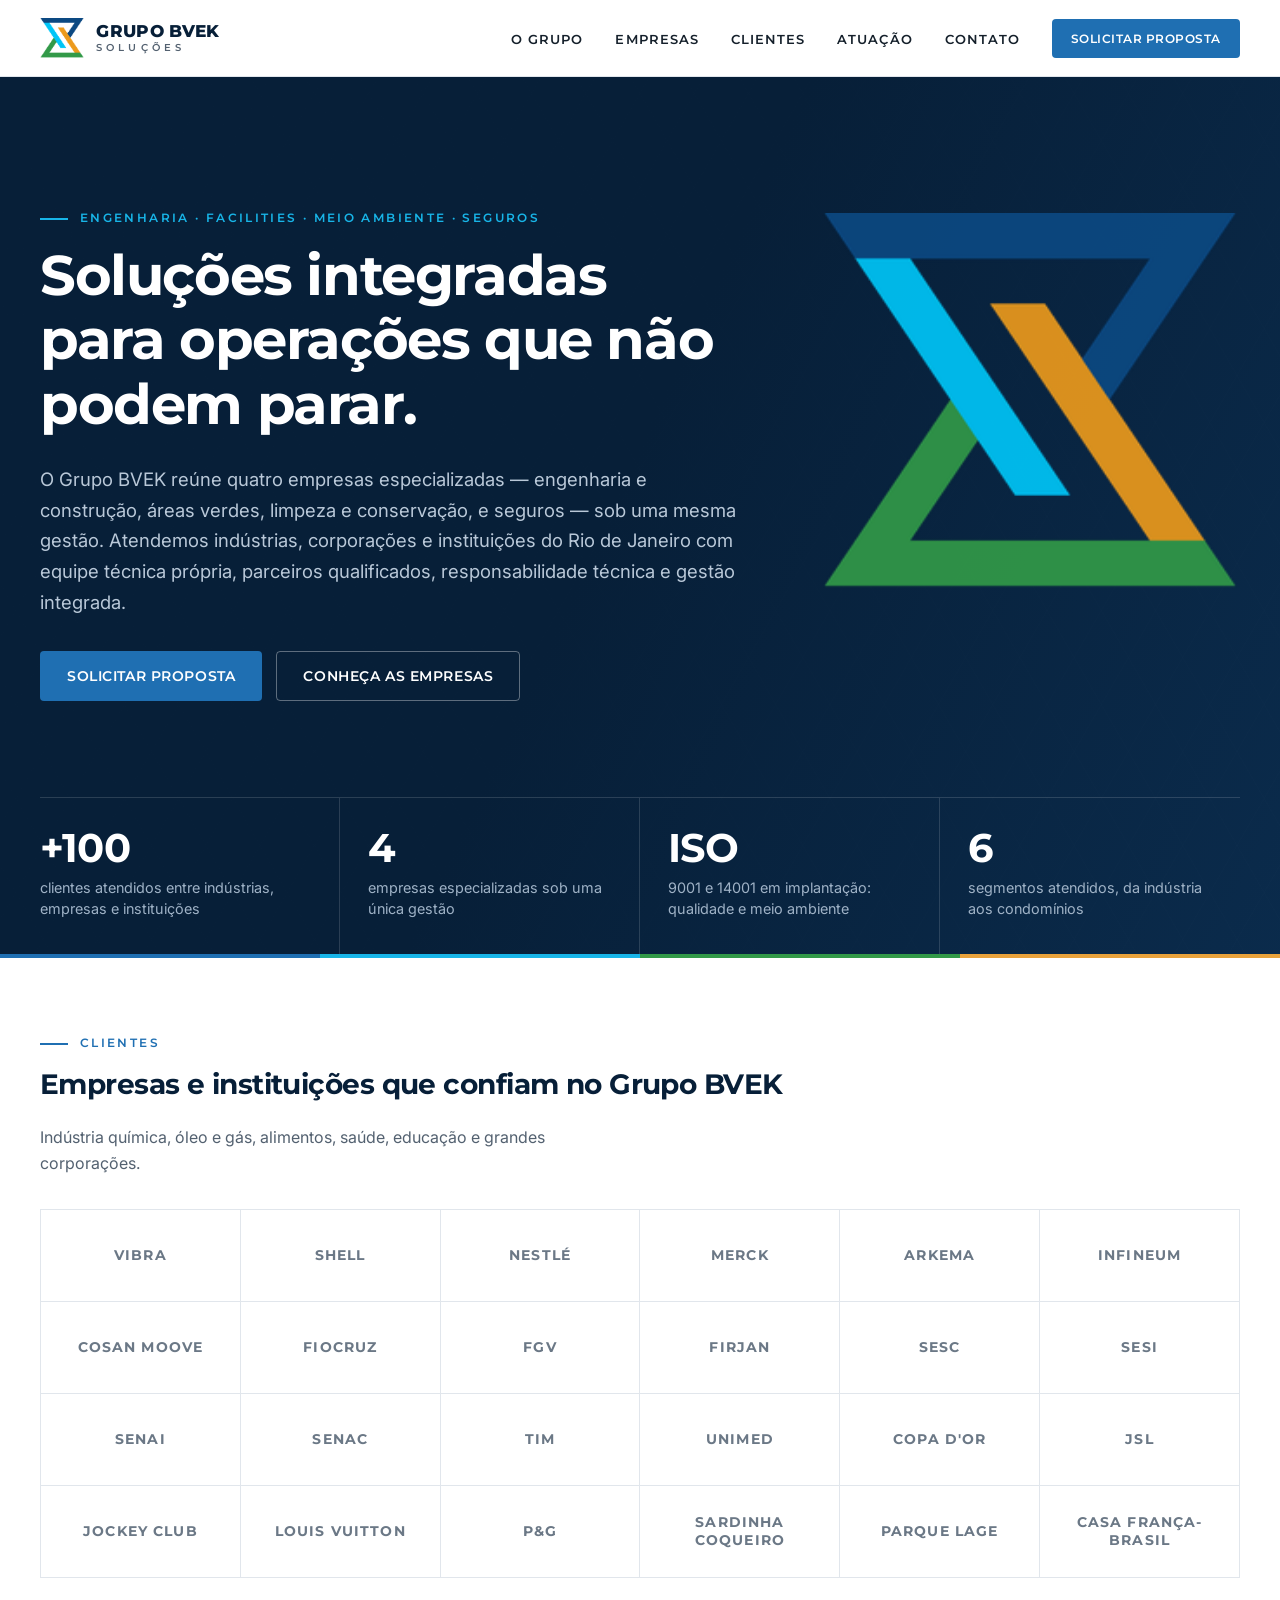
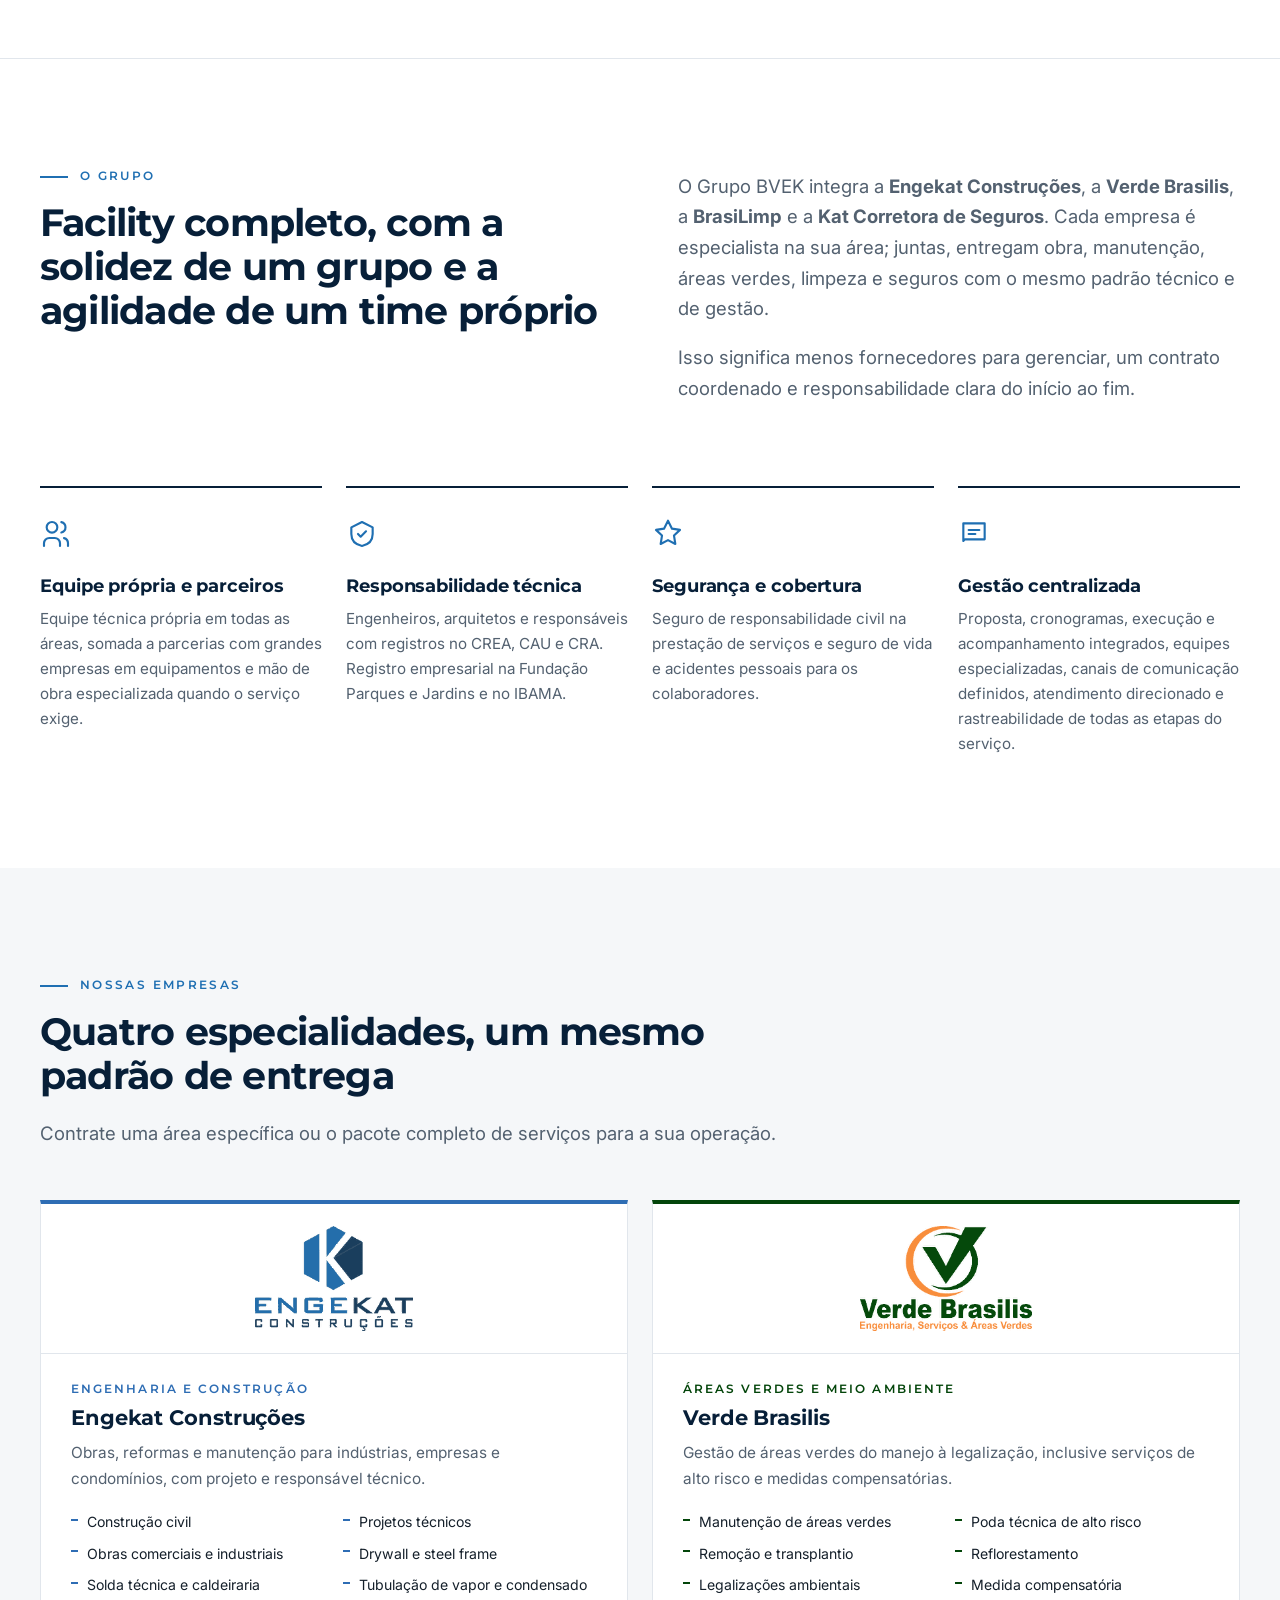
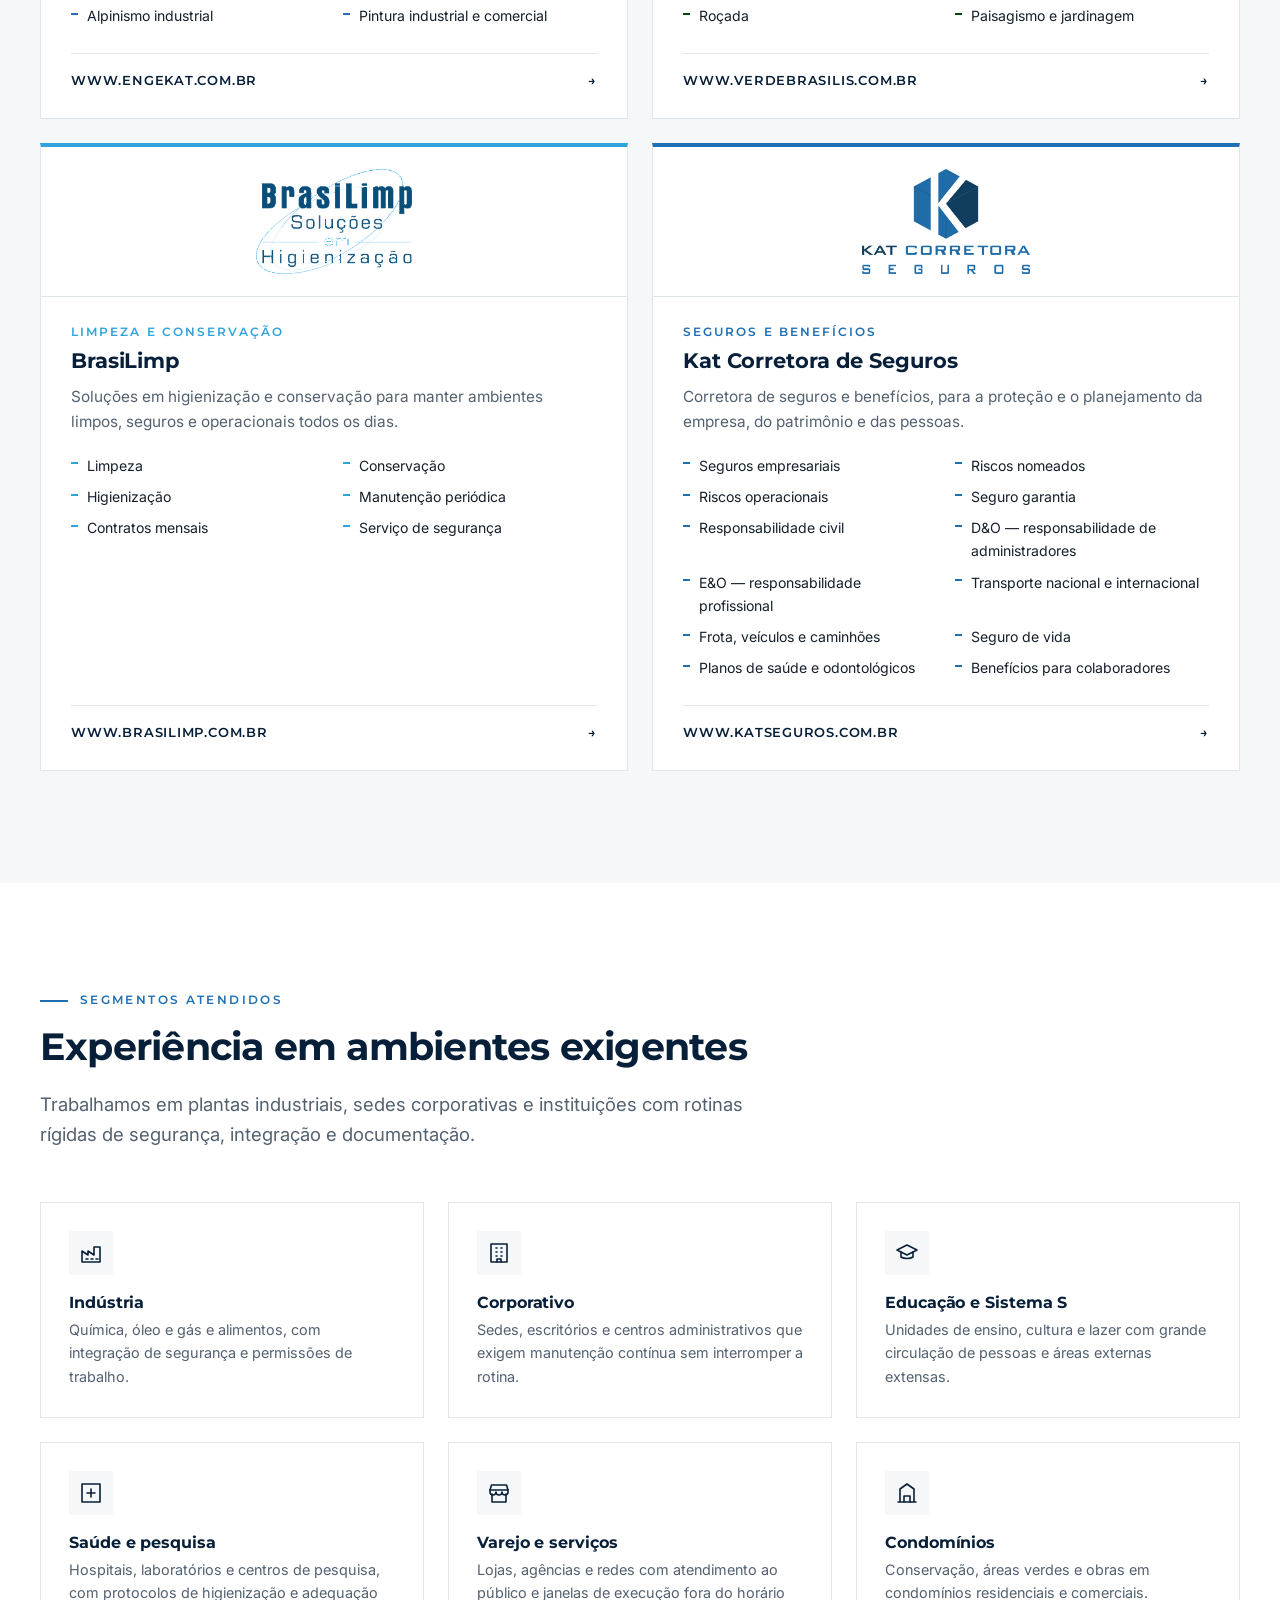
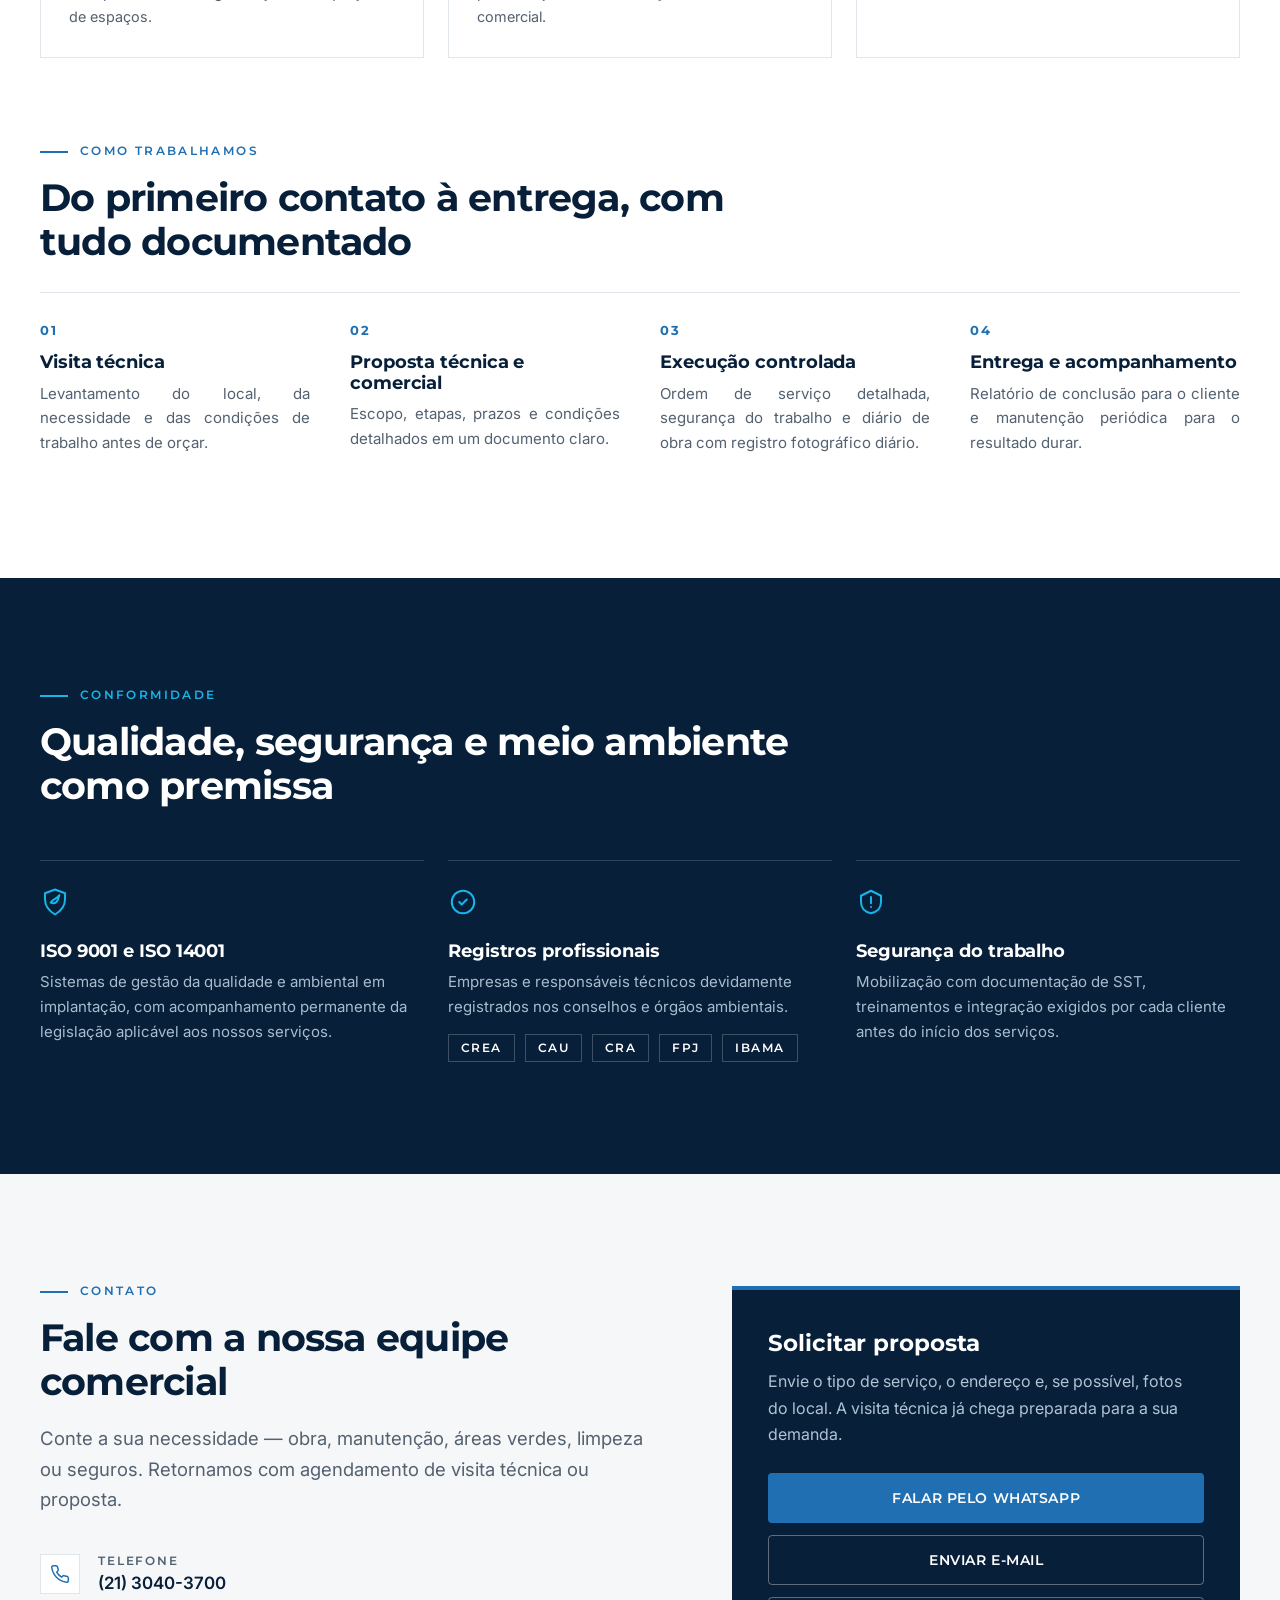
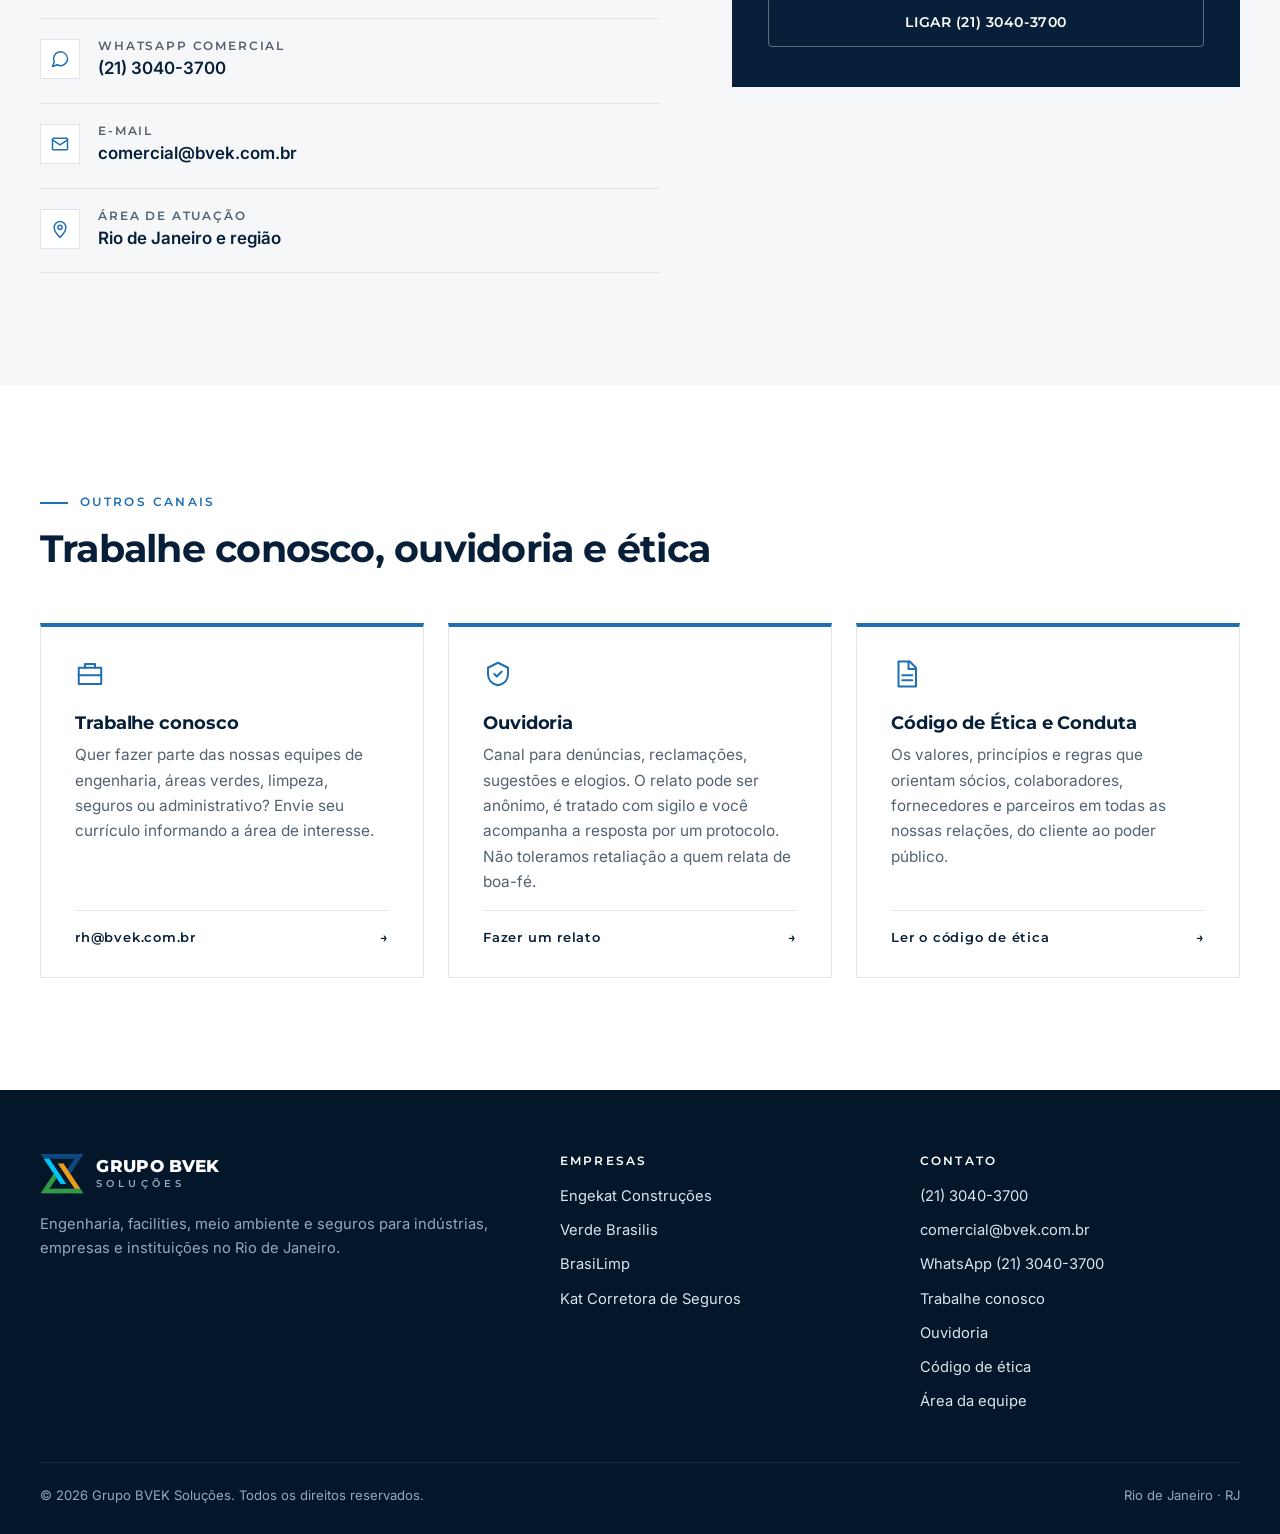
<file: site/index.html>
<!doctype html>
<html lang="pt-BR">
<head>
<meta charset="utf-8">
<meta name="viewport" content="width=device-width, initial-scale=1">
<title>Grupo BVEK Soluções — Engenharia, facilities, meio ambiente e seguros no Rio de Janeiro</title>
<meta name="description" content="Grupo BVEK: Engekat Construções, Verde Brasilis, BrasiLimp e Kat Corretora de Seguros. Engenharia, manutenção industrial, áreas verdes, limpeza e seguros para indústrias, empresas e instituições no Rio de Janeiro.">
<meta name="theme-color" content="#071f38">
<link rel="canonical" href="https://www.bvek.com.br/">
<link rel="icon" href="favicon.ico">
<link rel="apple-touch-icon" href="img/icone.png">
<meta property="og:type" content="website">
<meta property="og:locale" content="pt_BR">
<meta property="og:title" content="Grupo BVEK Soluções — Uma empresa, todos os serviços">
<meta property="og:description" content="Engenharia, facilities, meio ambiente e seguros no Rio de Janeiro: Engekat Construções, Verde Brasilis, BrasiLimp e Kat Corretora de Seguros.">
<meta property="og:url" content="https://www.bvek.com.br/">
<meta property="og:image" content="https://www.bvek.com.br/img/bvk-logo.png">
<link rel="preconnect" href="https://fonts.googleapis.com">
<link rel="preconnect" href="https://fonts.gstatic.com" crossorigin>
<link href="https://fonts.googleapis.com/css2?family=Montserrat:wght@500;600;700;800&family=Inter:wght@400;500;600&display=swap" rel="stylesheet">
<script type="application/ld+json">
{
  "@context": "https://schema.org",
  "@type": "Organization",
  "name": "Grupo BVEK Soluções",
  "slogan": "Uma empresa, todos os serviços",
  "url": "https://www.bvek.com.br/",
  "logo": "https://www.bvek.com.br/img/bvk-logo.png",
  "telephone": "+55-21-3040-3700",
  "email": "comercial@bvek.com.br",
  "areaServed": "Rio de Janeiro",
  "address": {"@type": "PostalAddress", "addressLocality": "Rio de Janeiro", "addressRegion": "RJ", "addressCountry": "BR"},
  "subOrganization": [
    {"@type": "Organization", "name": "Engekat Construções", "url": "https://www.engekat.com.br"},
    {"@type": "Organization", "name": "Verde Brasilis", "url": "https://www.verdebrasilis.com.br"},
    {"@type": "Organization", "name": "BrasiLimp", "url": "https://www.brasilimp.com.br"},
    {"@type": "Organization", "name": "Kat Corretora de Seguros", "url": "https://www.katseguros.com.br"}
  ]
}
</script>
<link rel="stylesheet" href="css/site.css">
</head>
<body>

<header>
  <div class="wrap topo">
    <a class="marca" href="#inicio" aria-label="Grupo BVEK — início">
      <img src="img/bvk-simbolo.png" alt="" width="46" height="40">
      <span>GRUPO BVEK<small>SOLUÇÕES</small></span>
    </a>
    <button class="menu-btn" aria-label="Abrir menu" aria-expanded="false" aria-controls="menu" onclick="alternarMenu(this)">
      <svg width="28" height="28" viewBox="0 0 24 24" fill="none" stroke="currentColor" stroke-width="2" stroke-linecap="round"><path d="M4 7h16M4 12h16M4 17h16"/></svg>
    </button>
    <nav id="menu">
      <ul>
        <li><a href="#grupo" onclick="fecharMenu()">O grupo</a></li>
        <li><a href="#empresas" onclick="fecharMenu()">Empresas</a></li>
        <li><a href="#clientes" onclick="fecharMenu()">Clientes</a></li>
        <li><a href="#como" onclick="fecharMenu()">Atuação</a></li>
        <li><a href="#contato" onclick="fecharMenu()">Contato</a></li>
        <li><a class="btn btn-pri" href="#contato" onclick="fecharMenu()">Solicitar proposta</a></li>
      </ul>
    </nav>
  </div>
</header>

<main id="inicio">
  <!-- HERO -->
  <section class="hero">
    <div class="wrap">
      <img class="hero-simbolo" src="img/bvk-simbolo.png" alt="" width="242" height="218">
      <span class="rotulo">Engenharia · Facilities · Meio ambiente · Seguros</span>
      <h1>Soluções integradas para operações que não podem parar.</h1>
      <p class="lead">O Grupo BVEK reúne quatro empresas especializadas — engenharia e construção, áreas verdes, limpeza e conservação, e seguros — sob uma mesma gestão. Atendemos indústrias, corporações e instituições do Rio de Janeiro com equipe técnica própria, parceiros qualificados, responsabilidade técnica e gestão integrada.</p>
      <div class="acoes">
        <a class="btn btn-pri" href="#contato">Solicitar proposta</a>
        <a class="btn btn-cla" href="#empresas">Conheça as empresas</a>
      </div>
      <div class="numeros">
        <div class="numero"><strong>+100</strong><span>clientes atendidos entre indústrias, empresas e instituições</span></div>
        <div class="numero"><strong>4</strong><span>empresas especializadas sob uma única gestão</span></div>
        <div class="numero"><strong>ISO</strong><span>9001 e 14001 em implantação: qualidade e meio ambiente</span></div>
        <div class="numero"><strong>6</strong><span>segmentos atendidos, da indústria aos condomínios</span></div>
      </div>
    </div>
  </section>

  <!-- CLIENTES -->
  <section class="clientes" id="clientes">
    <div class="wrap">
      <div class="cab">
        <div>
          <span class="rotulo">Clientes</span>
          <h2>Empresas e instituições que confiam no Grupo BVEK</h2>
        </div>
        <p>Indústria química, óleo e gás, alimentos, saúde, educação e grandes corporações.</p>
      </div>
      <div class="parede">
        <span>Vibra</span><span>Shell</span><span>Nestlé</span><span>Merck</span><span>Arkema</span>
        <span>Infineum</span><span>Cosan Moove</span><span>Fiocruz</span><span>FGV</span><span>Firjan</span>
        <span>Sesc</span><span>Sesi</span><span>Senai</span><span>Senac</span><span>TIM</span>
        <span>Unimed</span><span>Copa D'Or</span><span>JSL</span><span>Jockey Club</span><span>Louis Vuitton</span><span>P&amp;G</span><span>Sardinha Coqueiro</span><span>Parque Lage</span><span>Casa França-Brasil</span>
      </div>
    </div>
  </section>

  <!-- O GRUPO -->
  <section class="secao" id="grupo">
    <div class="wrap">
      <div class="dupla">
        <div>
          <span class="rotulo">O grupo</span>
          <h2>Facility completo, com a solidez de um grupo e a agilidade de um time próprio</h2>
        </div>
        <div>
          <p class="lead">O Grupo BVEK integra a <strong>Engekat Construções</strong>, a <strong>Verde Brasilis</strong>, a <strong>BrasiLimp</strong> e a <strong>Kat Corretora de Seguros</strong>. Cada empresa é especialista na sua área; juntas, entregam obra, manutenção, áreas verdes, limpeza e seguros com o mesmo padrão técnico e de gestão.</p>
          <p class="lead">Isso significa menos fornecedores para gerenciar, um contrato coordenado e responsabilidade clara do início ao fim.</p>
        </div>
      </div>
      <div class="grade g4">
        <div class="pilar">
          <div class="icone"><svg viewBox="0 0 24 24" fill="none" stroke="currentColor" stroke-width="1.6" stroke-linecap="round" stroke-linejoin="round"><circle cx="9" cy="7" r="4"/><path d="M3 21v-2a4 4 0 0 1 4-4h4a4 4 0 0 1 4 4v2"/><path d="M16 3.1a4 4 0 0 1 0 7.8M21 21v-2a4 4 0 0 0-3-3.9"/></svg></div>
          <h3>Equipe própria e parceiros</h3>
          <p>Equipe técnica própria em todas as áreas, somada a parcerias com grandes empresas em equipamentos e mão de obra especializada quando o serviço exige.</p>
        </div>
        <div class="pilar">
          <div class="icone"><svg viewBox="0 0 24 24" fill="none" stroke="currentColor" stroke-width="1.6" stroke-linecap="round" stroke-linejoin="round"><path d="M9 12l2 2 4-4"/><path d="M12 3l8 4v5c0 5-3.5 8-8 9-4.5-1-8-4-8-9V7z"/></svg></div>
          <h3>Responsabilidade técnica</h3>
          <p>Engenheiros, arquitetos e responsáveis com registros no CREA, CAU e CRA. Registro empresarial na Fundação Parques e Jardins e no IBAMA.</p>
        </div>
        <div class="pilar">
          <div class="icone"><svg viewBox="0 0 24 24" fill="none" stroke="currentColor" stroke-width="1.6" stroke-linecap="round" stroke-linejoin="round"><path d="M12 2l3 6 6 .9-4.5 4.3 1 6.3L12 16.6 6.5 19.5l1-6.3L3 8.9 9 8z"/></svg></div>
          <h3>Segurança e cobertura</h3>
          <p>Seguro de responsabilidade civil na prestação de serviços e seguro de vida e acidentes pessoais para os colaboradores.</p>
        </div>
        <div class="pilar">
          <div class="icone"><svg viewBox="0 0 24 24" fill="none" stroke="currentColor" stroke-width="1.6" stroke-linecap="round" stroke-linejoin="round"><path d="M4 4h16v12H5.2L4 17.2z"/><path d="M8 9h8M8 12h5"/></svg></div>
          <h3>Gestão centralizada</h3>
          <p>Proposta, cronogramas, execução e acompanhamento integrados, equipes especializadas, canais de comunicação definidos, atendimento direcionado e rastreabilidade de todas as etapas do serviço.</p>
        </div>
      </div>
    </div>
  </section>

  <!-- EMPRESAS -->
  <section class="secao cinza" id="empresas">
    <div class="wrap">
      <div class="titulo-secao">
        <span class="rotulo">Nossas empresas</span>
        <h2>Quatro especialidades, um mesmo padrão de entrega</h2>
        <p class="lead">Contrate uma área específica ou o pacote completo de serviços para a sua operação.</p>
      </div>
      <div class="grade g2">
        <article class="empresa ek">
          <a class="logo" href="https://www.engekat.com.br" target="_blank" rel="noopener"><img src="img/ek-logo.png" alt="Engekat Construções" width="260" height="173"></a>
          <div class="corpo">
            <div class="area">Engenharia e construção</div>
            <h3>Engekat Construções</h3>
            <p>Obras, reformas e manutenção para indústrias, empresas e condomínios, com projeto e responsável técnico.</p>
            <ul>
              <li>Construção civil</li><li>Projetos técnicos</li><li>Obras comerciais e industriais</li><li>Drywall e steel frame</li>
              <li>Solda técnica e caldeiraria</li><li>Tubulação de vapor e condensado</li><li>Alpinismo industrial</li><li>Pintura industrial e comercial</li>
            </ul>
            <a class="link" href="https://www.engekat.com.br" target="_blank" rel="noopener">www.engekat.com.br <span aria-hidden="true">→</span></a>
          </div>
        </article>
        <article class="empresa vb">
          <a class="logo" href="https://www.verdebrasilis.com.br" target="_blank" rel="noopener"><img src="img/vb-logo.png" alt="Verde Brasilis — Engenharia, Serviços e Áreas Verdes" width="260" height="159"></a>
          <div class="corpo">
            <div class="area">Áreas verdes e meio ambiente</div>
            <h3>Verde Brasilis</h3>
            <p>Gestão de áreas verdes do manejo à legalização, inclusive serviços de alto risco e medidas compensatórias.</p>
            <ul>
              <li>Manutenção de áreas verdes</li><li>Poda técnica de alto risco</li><li>Remoção e transplantio</li><li>Reflorestamento</li>
              <li>Legalizações ambientais</li><li>Medida compensatória</li><li>Roçada</li><li>Paisagismo e jardinagem</li>
            </ul>
            <a class="link" href="https://www.verdebrasilis.com.br" target="_blank" rel="noopener">www.verdebrasilis.com.br <span aria-hidden="true">→</span></a>
          </div>
        </article>
        <article class="empresa bl">
          <a class="logo" href="https://www.brasilimp.com.br" target="_blank" rel="noopener"><img src="img/bl-logo.png" alt="BrasiLimp — Soluções em Higienização" width="260" height="176"></a>
          <div class="corpo">
            <div class="area">Limpeza e conservação</div>
            <h3>BrasiLimp</h3>
            <p>Soluções em higienização e conservação para manter ambientes limpos, seguros e operacionais todos os dias.</p>
            <ul>
              <li>Limpeza</li><li>Conservação</li><li>Higienização</li><li>Manutenção periódica</li><li>Contratos mensais</li><li>Serviço de segurança</li>
            </ul>
            <a class="link" href="https://www.brasilimp.com.br" target="_blank" rel="noopener">www.brasilimp.com.br <span aria-hidden="true">→</span></a>
          </div>
        </article>
        <article class="empresa ks">
          <a class="logo" href="https://www.katseguros.com.br" target="_blank" rel="noopener"><img src="img/ks-logo.png" alt="Kat Corretora de Seguros" width="640" height="402"></a>
          <div class="corpo">
            <div class="area">Seguros e benefícios</div>
            <h3>Kat Corretora de Seguros</h3>
            <p>Corretora de seguros e benefícios, para a proteção e o planejamento da empresa, do patrimônio e das pessoas.</p>
            <ul>
              <li>Seguros empresariais</li><li>Riscos nomeados</li><li>Riscos operacionais</li><li>Seguro garantia</li>
              <li>Responsabilidade civil</li><li>D&amp;O — responsabilidade de administradores</li><li>E&amp;O — responsabilidade profissional</li>
              <li>Transporte nacional e internacional</li><li>Frota, veículos e caminhões</li>
              <li>Seguro de vida</li><li>Planos de saúde e odontológicos</li><li>Benefícios para colaboradores</li>
            </ul>
            <a class="link" href="https://www.katseguros.com.br" target="_blank" rel="noopener">www.katseguros.com.br <span aria-hidden="true">→</span></a>
          </div>
        </article>
      </div>
    </div>
  </section>

  <!-- SEGMENTOS + COMO TRABALHAMOS -->
  <section class="secao" id="como">
    <div class="wrap">
      <div class="titulo-secao">
        <span class="rotulo">Segmentos atendidos</span>
        <h2>Experiência em ambientes exigentes</h2>
        <p class="lead">Trabalhamos em plantas industriais, sedes corporativas e instituições com rotinas rígidas de segurança, integração e documentação.</p>
      </div>
      <div class="grade g3">
        <div class="segmento">
          <div class="icone"><svg viewBox="0 0 24 24" fill="none" stroke="currentColor" stroke-width="1.6" stroke-linecap="round" stroke-linejoin="round"><path d="M3 21V10l6 4V10l6 4V6h6v15z"/><path d="M7 18h2M12 18h2M17 18h2"/></svg></div>
          <h3>Indústria</h3>
          <p>Química, óleo e gás e alimentos, com integração de segurança e permissões de trabalho.</p>
        </div>
        <div class="segmento">
          <div class="icone"><svg viewBox="0 0 24 24" fill="none" stroke="currentColor" stroke-width="1.6" stroke-linecap="round" stroke-linejoin="round"><rect x="4" y="3" width="16" height="18"/><path d="M9 7h1M14 7h1M9 11h1M14 11h1M9 15h1M14 15h1M10 21v-3h4v3"/></svg></div>
          <h3>Corporativo</h3>
          <p>Sedes, escritórios e centros administrativos que exigem manutenção contínua sem interromper a rotina.</p>
        </div>
        <div class="segmento">
          <div class="icone"><svg viewBox="0 0 24 24" fill="none" stroke="currentColor" stroke-width="1.6" stroke-linecap="round" stroke-linejoin="round"><path d="M2 9l10-5 10 5-10 5z"/><path d="M6 11v5c3 2 9 2 12 0v-5"/></svg></div>
          <h3>Educação e Sistema S</h3>
          <p>Unidades de ensino, cultura e lazer com grande circulação de pessoas e áreas externas extensas.</p>
        </div>
        <div class="segmento">
          <div class="icone"><svg viewBox="0 0 24 24" fill="none" stroke="currentColor" stroke-width="1.6" stroke-linecap="round" stroke-linejoin="round"><rect x="3" y="3" width="18" height="18"/><path d="M12 8v8M8 12h8"/></svg></div>
          <h3>Saúde e pesquisa</h3>
          <p>Hospitais, laboratórios e centros de pesquisa, com protocolos de higienização e adequação de espaços.</p>
        </div>
        <div class="segmento">
          <div class="icone"><svg viewBox="0 0 24 24" fill="none" stroke="currentColor" stroke-width="1.6" stroke-linecap="round" stroke-linejoin="round"><path d="M3 9l1.5-5h15L21 9"/><path d="M3 9h18v2a3 3 0 0 1-6 0 3 3 0 0 1-6 0 3 3 0 0 1-6 0z"/><path d="M5 13v8h14v-8"/></svg></div>
          <h3>Varejo e serviços</h3>
          <p>Lojas, agências e redes com atendimento ao público e janelas de execução fora do horário comercial.</p>
        </div>
        <div class="segmento">
          <div class="icone"><svg viewBox="0 0 24 24" fill="none" stroke="currentColor" stroke-width="1.6" stroke-linecap="round" stroke-linejoin="round"><path d="M3 21h18M5 21V8l7-5 7 5v13"/><path d="M9 21v-6h6v6"/></svg></div>
          <h3>Condomínios</h3>
          <p>Conservação, áreas verdes e obras em condomínios residenciais e comerciais.</p>
        </div>
      </div>

      <div style="margin-top:88px">
        <div class="titulo-secao" style="margin-bottom:28px">
          <span class="rotulo">Como trabalhamos</span>
          <h2>Do primeiro contato à entrega, com tudo documentado</h2>
        </div>
        <div class="passos">
          <div class="passo"><span class="n">01</span><h3>Visita técnica</h3><p>Levantamento do local, da necessidade e das condições de trabalho antes de orçar.</p></div>
          <div class="passo"><span class="n">02</span><h3>Proposta técnica e comercial</h3><p>Escopo, etapas, prazos e condições detalhados em um documento claro.</p></div>
          <div class="passo"><span class="n">03</span><h3>Execução controlada</h3><p>Ordem de serviço detalhada, segurança do trabalho e diário de obra com registro fotográfico diário.</p></div>
          <div class="passo"><span class="n">04</span><h3>Entrega e acompanhamento</h3><p>Relatório de conclusão para o cliente e manutenção periódica para o resultado durar.</p></div>
        </div>
      </div>
    </div>
  </section>

  <!-- CONFORMIDADE -->
  <section class="secao conformidade">
    <div class="wrap">
      <div class="titulo-secao">
        <span class="rotulo">Conformidade</span>
        <h2>Qualidade, segurança e meio ambiente como premissa</h2>
      </div>
      <div class="grade g3">
        <div class="item-conf">
          <div class="icone"><svg viewBox="0 0 24 24" fill="none" stroke="currentColor" stroke-width="1.6" stroke-linecap="round" stroke-linejoin="round"><path d="M12 22c5-3 8-7 8-12V5l-8-3-8 3v5c0 5 3 9 8 12z"/><path d="M8.5 12.5c2-3 5-3 7-6-1 5-3 7.5-7 6z"/></svg></div>
          <h3>ISO 9001 e ISO 14001</h3>
          <p>Sistemas de gestão da qualidade e ambiental em implantação, com acompanhamento permanente da legislação aplicável aos nossos serviços.</p>
        </div>
        <div class="item-conf">
          <div class="icone"><svg viewBox="0 0 24 24" fill="none" stroke="currentColor" stroke-width="1.6" stroke-linecap="round" stroke-linejoin="round"><path d="M9 12l2 2 4-4"/><circle cx="12" cy="12" r="9"/></svg></div>
          <h3>Registros profissionais</h3>
          <p>Empresas e responsáveis técnicos devidamente registrados nos conselhos e órgãos ambientais.</p>
          <div class="registros"><span>CREA</span><span>CAU</span><span>CRA</span><span>FPJ</span><span>IBAMA</span></div>
        </div>
        <div class="item-conf">
          <div class="icone"><svg viewBox="0 0 24 24" fill="none" stroke="currentColor" stroke-width="1.6" stroke-linecap="round" stroke-linejoin="round"><path d="M12 3l8 4v5c0 5-3.5 8-8 9-4.5-1-8-4-8-9V7z"/><path d="M12 8v5M12 16h.01"/></svg></div>
          <h3>Segurança do trabalho</h3>
          <p>Mobilização com documentação de SST, treinamentos e integração exigidos por cada cliente antes do início dos serviços.</p>
        </div>
      </div>
    </div>
  </section>

  <!-- CONTATO -->
  <section class="secao cinza" id="contato">
    <div class="wrap contato">
      <div>
        <span class="rotulo">Contato</span>
        <h2>Fale com a nossa equipe comercial</h2>
        <p class="lead">Conte a sua necessidade — obra, manutenção, áreas verdes, limpeza ou seguros. Retornamos com agendamento de visita técnica ou proposta.</p>
        <div class="linha">
          <div class="icone"><svg viewBox="0 0 24 24" fill="none" stroke="currentColor" stroke-width="1.8" stroke-linecap="round" stroke-linejoin="round"><path d="M22 16.9v3a2 2 0 0 1-2.2 2 19.8 19.8 0 0 1-8.6-3.1 19.5 19.5 0 0 1-6-6A19.8 19.8 0 0 1 2.1 4.2 2 2 0 0 1 4.1 2h3a2 2 0 0 1 2 1.7c.1.9.4 1.8.7 2.7a2 2 0 0 1-.5 2.1L8 9.8a16 16 0 0 0 6 6l1.3-1.3a2 2 0 0 1 2.1-.4c.9.3 1.8.6 2.7.7a2 2 0 0 1 1.7 2z"/></svg></div>
          <div><strong>Telefone</strong><a href="tel:+552130403700">(21) 3040-3700</a></div>
        </div>
        <div class="linha">
          <div class="icone"><svg viewBox="0 0 24 24" fill="none" stroke="currentColor" stroke-width="1.8" stroke-linecap="round" stroke-linejoin="round"><path d="M21 11.5a8.4 8.4 0 0 1-12.4 7.4L3 21l2.1-5.4A8.4 8.4 0 1 1 21 11.5z"/></svg></div>
          <div><strong>WhatsApp comercial</strong><a href="https://wa.me/552130403700?text=Ol%C3%A1%2C%20vim%20pelo%20site%20do%20Grupo%20BVEK%20e%20gostaria%20de%20um%20or%C3%A7amento." target="_blank" rel="noopener">(21) 3040-3700</a></div>
        </div>
        <div class="linha">
          <div class="icone"><svg viewBox="0 0 24 24" fill="none" stroke="currentColor" stroke-width="1.8" stroke-linecap="round" stroke-linejoin="round"><rect x="3" y="5" width="18" height="14" rx="1"/><path d="M3 7l9 6 9-6"/></svg></div>
          <div><strong>E-mail</strong><a href="mailto:comercial@bvek.com.br?subject=Solicita%C3%A7%C3%A3o%20de%20proposta%20pelo%20site">comercial@bvek.com.br</a></div>
        </div>
        <div class="linha">
          <div class="icone"><svg viewBox="0 0 24 24" fill="none" stroke="currentColor" stroke-width="1.8" stroke-linecap="round" stroke-linejoin="round"><path d="M12 22s7-6.2 7-12a7 7 0 0 0-14 0c0 5.8 7 12 7 12z"/><circle cx="12" cy="10" r="2.5"/></svg></div>
          <div><strong>Área de atuação</strong><span style="font-weight:600;font-size:1.06rem;color:var(--navy)">Rio de Janeiro e região</span></div>
        </div>
      </div>
      <div class="cta">
        <h3>Solicitar proposta</h3>
        <p>Envie o tipo de serviço, o endereço e, se possível, fotos do local. A visita técnica já chega preparada para a sua demanda.</p>
        <div class="btns">
          <a class="btn btn-pri" href="https://wa.me/552130403700?text=Ol%C3%A1%2C%20vim%20pelo%20site%20do%20Grupo%20BVEK%20e%20gostaria%20de%20um%20or%C3%A7amento." target="_blank" rel="noopener">Falar pelo WhatsApp</a>
          <a class="btn btn-cla" href="mailto:comercial@bvek.com.br?subject=Solicita%C3%A7%C3%A3o%20de%20proposta%20pelo%20site">Enviar e-mail</a>
          <a class="btn btn-cla" href="tel:+552130403700">Ligar (21) 3040-3700</a>
        </div>
      </div>
    </div>
  </section>

  <!-- TRABALHE CONOSCO E OUVIDORIA -->
  <section class="secao" id="canais">
    <div class="wrap">
      <div class="titulo-secao">
        <span class="rotulo">Outros canais</span>
        <h2>Trabalhe conosco, ouvidoria e ética</h2>
      </div>
      <div class="grade g3">
        <div class="canal" id="trabalhe-conosco">
          <div class="icone"><svg viewBox="0 0 24 24" fill="none" stroke="currentColor" stroke-width="1.6" stroke-linecap="round" stroke-linejoin="round"><rect x="3" y="7" width="18" height="13"/><path d="M8 7V4h8v3M3 13h18"/></svg></div>
          <h3>Trabalhe conosco</h3>
          <p>Quer fazer parte das nossas equipes de engenharia, áreas verdes, limpeza, seguros ou administrativo? Envie seu currículo informando a área de interesse.</p>
          <a class="link" href="mailto:rh@bvek.com.br?subject=Curr%C3%ADculo%20-%20Trabalhe%20conosco">rh@bvek.com.br <span aria-hidden="true">→</span></a>
        </div>
        <div class="canal" id="ouvidoria">
          <div class="icone"><svg viewBox="0 0 24 24" fill="none" stroke="currentColor" stroke-width="1.6" stroke-linecap="round" stroke-linejoin="round"><path d="M12 3l8 4v5c0 5-3.5 8-8 9-4.5-1-8-4-8-9V7z"/><path d="M9 12l2 2 4-4"/></svg></div>
          <h3>Ouvidoria</h3>
          <p>Canal para denúncias, reclamações, sugestões e elogios. O relato pode ser anônimo, é tratado com sigilo e você acompanha a resposta por um protocolo. Não toleramos retaliação a quem relata de boa-fé.</p>
          <a class="link" href="ouvidoria">Fazer um relato <span aria-hidden="true">→</span></a>
        </div>
        <div class="canal" id="codigo-de-etica">
          <div class="icone"><svg viewBox="0 0 24 24" fill="none" stroke="currentColor" stroke-width="1.6" stroke-linecap="round" stroke-linejoin="round"><path d="M6 2h9l5 5v15H6z"/><path d="M14 2v6h6M9 13h8M9 17h8"/></svg></div>
          <h3>Código de Ética e Conduta</h3>
          <p>Os valores, princípios e regras que orientam sócios, colaboradores, fornecedores e parceiros em todas as nossas relações, do cliente ao poder público.</p>
          <a class="link" href="codigo-de-etica">Ler o código de ética <span aria-hidden="true">→</span></a>
        </div>
      </div>
    </div>
  </section>
</main>

<footer>
  <div class="wrap">
    <div class="grade-rod">
      <div>
        <div class="marca-rod">
          <img src="img/bvk-simbolo.png" alt="" width="46" height="40">
          <span>GRUPO BVEK<small>SOLUÇÕES</small></span>
        </div>
        <p>Engenharia, facilities, meio ambiente e seguros para indústrias, empresas e instituições no Rio de Janeiro.</p>
      </div>
      <div>
        <h4>Empresas</h4>
        <ul>
          <li><a href="https://www.engekat.com.br" target="_blank" rel="noopener">Engekat Construções</a></li>
          <li><a href="https://www.verdebrasilis.com.br" target="_blank" rel="noopener">Verde Brasilis</a></li>
          <li><a href="https://www.brasilimp.com.br" target="_blank" rel="noopener">BrasiLimp</a></li>
          <li><a href="https://www.katseguros.com.br" target="_blank" rel="noopener">Kat Corretora de Seguros</a></li>
        </ul>
      </div>
      <div>
        <h4>Contato</h4>
        <ul>
          <li><a href="tel:+552130403700">(21) 3040-3700</a></li>
          <li><a href="mailto:comercial@bvek.com.br">comercial@bvek.com.br</a></li>
          <li><a href="https://wa.me/552130403700" target="_blank" rel="noopener">WhatsApp (21) 3040-3700</a></li>
          <li><a href="#trabalhe-conosco">Trabalhe conosco</a></li>
          <li><a href="ouvidoria">Ouvidoria</a></li>
          <li><a href="codigo-de-etica">Código de ética</a></li>
          <li><a href="https://grupo-bvek.vercel.app" rel="nofollow">Área da equipe</a></li>
        </ul>
      </div>
    </div>
    <div class="base">
      <span>© <span id="ano">2026</span> Grupo BVEK Soluções. Todos os direitos reservados.</span>
      <span>Rio de Janeiro · RJ</span>
    </div>
  </div>
</footer>

<script>
function alternarMenu(b){const n=document.getElementById('menu');const a=n.classList.toggle('aberto');b.setAttribute('aria-expanded',a);}
function fecharMenu(){document.getElementById('menu').classList.remove('aberto');document.querySelector('.menu-btn').setAttribute('aria-expanded','false');}
document.getElementById('ano').textContent=new Date().getFullYear();
</script>
</body>
</html>
</file>
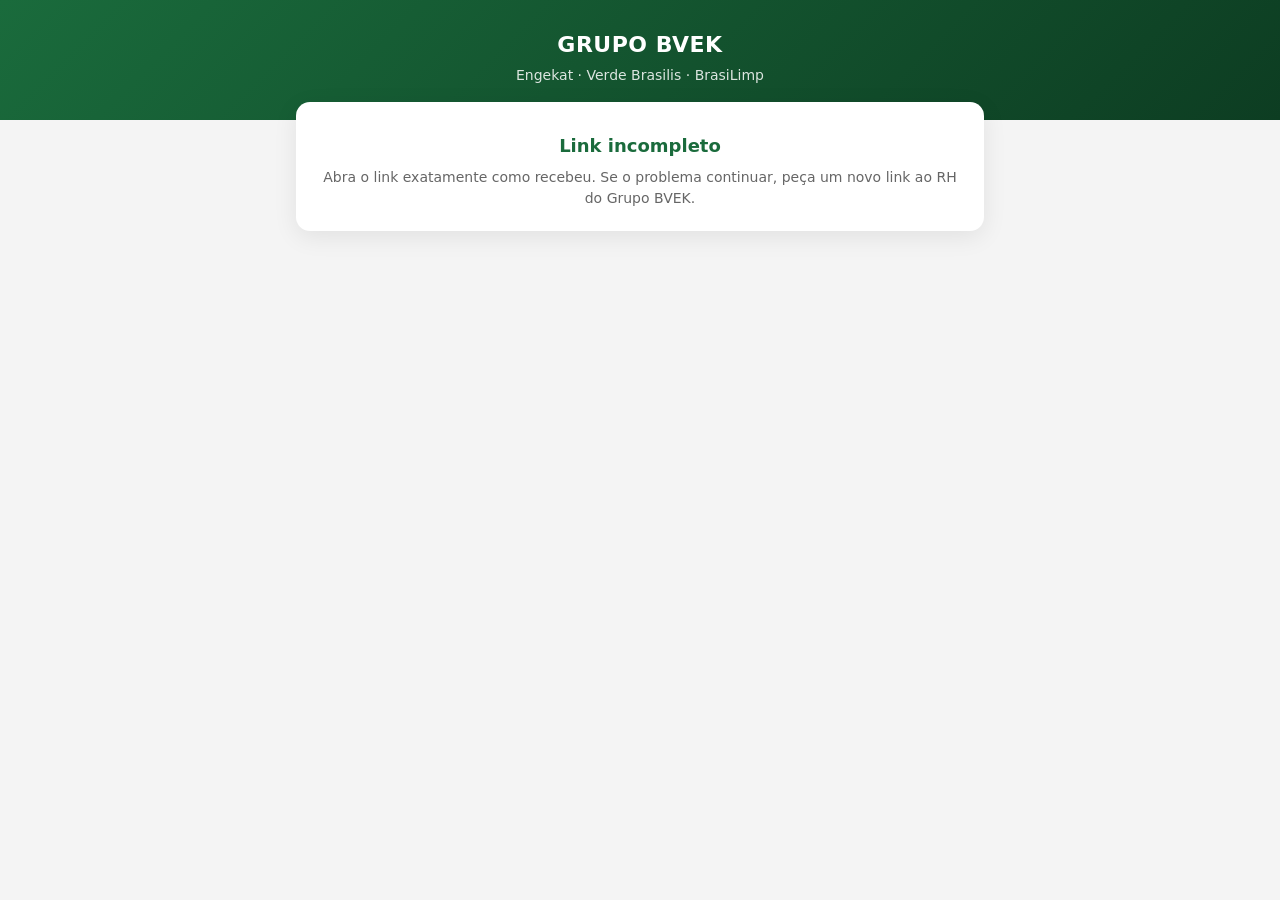
<file: perfil.html>
<!DOCTYPE html>
<html lang="pt-BR">
<head>
<meta charset="UTF-8">
<meta name="viewport" content="width=device-width, initial-scale=1.0">
<meta name="robots" content="noindex, nofollow">
<title>Grupo BVEK | Questionário de perfil</title>
<link rel="icon" href="/favicon.ico" sizes="any">
<link rel="icon" type="image/png" sizes="32x32" href="/img/icone-32.png">
<meta name="theme-color" content="#1a6b3c">
<script src="/vendor/supabase-js-2.117.3.js"></script>
<script src="/perfil-questionario.js"></script>
<style>
*{margin:0;padding:0;box-sizing:border-box}
:root{--verde:#1a6b3c;--verde-escuro:#145530;--verde-claro:#e8f5ee;--cinza:#f4f4f4;--borda:#ddd;--texto:#222;--texto2:#666;--vermelho:#c0392b}
body{font-family:'Segoe UI',system-ui,sans-serif;background:var(--cinza);color:var(--texto);line-height:1.5}
.topo{background:linear-gradient(135deg,#1a6b3c,#0d3d22);color:#fff;padding:28px 16px 34px;text-align:center}
.topo h1{font-size:22px;font-weight:700;letter-spacing:.5px}
.topo p{font-size:14px;opacity:.85;margin-top:4px}
.pagina{max-width:720px;margin:-18px auto 40px;padding:0 16px}
.caixa{background:#fff;border-radius:14px;padding:22px 20px;box-shadow:0 6px 24px rgba(0,0,0,.08);margin-bottom:16px}
.caixa h2{font-size:18px;color:var(--verde);margin-bottom:8px}
.caixa p{font-size:14px;color:var(--texto2)}
.progresso{position:sticky;top:0;z-index:5;background:var(--cinza);padding:10px 0}
.trilho{height:8px;background:#e2e2e2;border-radius:6px;overflow:hidden}
.cheio{height:100%;background:var(--verde);width:0;transition:width .25s}
.progresso small{display:block;font-size:12px;color:var(--texto2);margin-top:4px;text-align:right}
.pergunta{padding:16px 0;border-bottom:1px solid #eee}
.pergunta:last-child{border-bottom:none}
.pergunta .txt{font-size:15px;font-weight:600;margin-bottom:10px}
.pergunta .num{color:var(--verde);margin-right:4px}
.pergunta.falta .txt{color:var(--vermelho)}
.opcoes{display:grid;grid-template-columns:repeat(5,1fr);gap:6px}
.opcoes label{display:flex;flex-direction:column;align-items:center;gap:4px;text-align:center;font-size:11px;color:var(--texto2);border:1.5px solid var(--borda);border-radius:10px;padding:8px 4px;cursor:pointer;transition:all .15s;min-height:62px;justify-content:center}
.opcoes input{position:absolute;opacity:0;pointer-events:none}
.opcoes .n{font-size:17px;font-weight:700;color:var(--texto)}
.opcoes label:has(input:checked){border-color:var(--verde);background:var(--verde-claro);color:var(--verde)}
.opcoes label:has(input:checked) .n{color:var(--verde)}
.opcoes label:has(input:focus-visible){outline:2px solid var(--verde);outline-offset:2px}
textarea{width:100%;min-height:90px;padding:10px 12px;border:1.5px solid var(--borda);border-radius:10px;font-size:15px;font-family:inherit;resize:vertical;outline:none}
textarea:focus{border-color:var(--verde)}
.btn{width:100%;padding:14px;background:var(--verde);color:#fff;border:none;border-radius:10px;font-size:16px;font-weight:600;cursor:pointer;font-family:inherit}
.btn:hover{background:var(--verde-escuro)}
.btn:disabled{opacity:.6;cursor:wait}
.erro{color:var(--vermelho);font-size:14px;margin-top:10px;text-align:center}
.centro{text-align:center}
.dados{display:grid;grid-template-columns:1fr 1fr;gap:12px}
.dados label{display:flex;flex-direction:column;gap:4px;font-size:14px;font-weight:600}
.dados input{padding:10px 12px;border:1.5px solid var(--borda);border-radius:10px;font-size:15px;font-family:inherit;outline:none;font-weight:400;width:100%}
.dados input:focus{border-color:var(--verde)}
#box-dados.falta h2{color:var(--vermelho)}#box-dados.falta input{border-color:var(--vermelho)}
@media(max-width:480px){.dados{grid-template-columns:1fr}}
.icone{font-size:44px;margin-bottom:8px}
@media(max-width:480px){.opcoes label{font-size:10px;padding:6px 2px}.opcoes .n{font-size:15px}}
</style>
</head>
<body>
<div class="topo"><h1>GRUPO BVEK</h1><p>Engekat · Verde Brasilis · BrasiLimp</p></div>
<div class="pagina" id="pagina">
  <div class="caixa centro"><p>Carregando…</p></div>
</div>
<script>
const SUPABASE_URL='https://smusenaszgkqkjjwblyi.supabase.co';
const SUPABASE_KEY='eyJhbGciOiJIUzI1NiIsInR5cCI6IkpXVCJ9.eyJpc3MiOiJzdXBhYmFzZSIsInJlZiI6InNtdXNlbmFzemdrcWtqandibHlpIiwicm9sZSI6ImFub24iLCJpYXQiOjE3ODI0MTIwNTMsImV4cCI6MjA5Nzk4ODA1M30.IU1Z9ddIUpktjHvWqrSZaEWuo4gbmZfrfmYJ_NoXbWs';
const sb=supabase.createClient(SUPABASE_URL,SUPABASE_KEY,{auth:{persistSession:false}});
const Q=window.BVEK_QUESTIONARIO;
const $=id=>document.getElementById(id);
const esc=v=>String(v??'').replace(/[&<>"']/g,c=>({'&':'&amp;','<':'&lt;','>':'&gt;','"':'&quot;',"'":'&#39;'}[c]));
const token=new URLSearchParams(location.search).get('t')||'';
const chave='bvek_perfil_'+token;
function mensagem(icone,titulo,texto){$('pagina').innerHTML=`<div class="caixa centro"><div class="icone">${icone}</div><h2>${esc(titulo)}</h2><p>${texto}</p></div>`;}

async function iniciar(){
  if(!/^[0-9a-f-]{36}$/i.test(token)){mensagem('','Link incompleto','Abra o link exatamente como recebeu. Se o problema continuar, peça um novo link ao RH do Grupo BVEK.');return;}
  const{data,error}=await sb.rpc('bvek_perfil_form',{p_token:token});
  if(error){console.error(error);mensagem('','Não foi possível abrir o questionário','Tente de novo em alguns minutos.');return;}
  if(!data){mensagem('','Link inválido','Este link não existe mais. Peça um novo link ao RH do Grupo BVEK.');return;}
  if(data.respondido){mensagem('','Questionário já respondido','Obrigado! Suas respostas já estão com o RH do Grupo BVEK.');return;}
  if(data.expirado){mensagem('','Link vencido','Este link valia por 30 dias. Peça um novo link ao RH do Grupo BVEK.');return;}
  montar(data.nome);
}

function montar(nome){
  let salvo={};try{salvo=JSON.parse(localStorage.getItem(chave)||'{}');}catch(e){}
  const q=salvo.q||{},ab=salvo.abertas||{},idt=salvo.identificacao||{};
  $('pagina').innerHTML=`
  <div class="caixa">
    <h2>Olá${nome?', '+esc(nome):''}!</h2>
    <p>Este questionário ajuda a gente a conhecer o seu jeito de trabalhar. <strong>Não existe resposta certa ou errada</strong> — responda com sinceridade, pensando em como você é no dia a dia, não em como gostaria de ser. Leva uns 10 minutos.</p>
    <p style="margin-top:8px">Para cada frase, escolha de <strong>1 (discordo totalmente)</strong> a <strong>5 (concordo totalmente)</strong>.</p>
  </div>
  <div class="caixa" id="box-dados">
    <h2>Seus dados</h2>
    <p style="margin-bottom:6px">Para o RH localizar o seu cadastro.</p>
    <div class="dados">
      <label>CPF<input type="text" id="d-cpf" inputmode="numeric" autocomplete="off" maxlength="14" placeholder="000.000.000-00" value="${esc(idt.cpf||'')}"></label>
      <label>Data de nascimento<input type="date" id="d-nasc" max="${new Date().toISOString().slice(0,10)}" value="${esc(idt.nascimento||'')}"></label>
    </div>
  </div>
  <div class="progresso"><div class="trilho"><div class="cheio" id="barra"></div></div><small id="contagem"></small></div>
  <div class="caixa" id="lista">${Q.PERGUNTAS.map((p,i)=>`
    <div class="pergunta" id="box-${p.id}"><div class="txt"><span class="num">${i+1}.</span>${esc(p.txt)}</div>
      <div class="opcoes" role="radiogroup" aria-label="${esc(p.txt)}">${Q.ESCALA.map(([v,t])=>`<label><input type="radio" name="${p.id}" value="${v}" ${Number(q[p.id])===v?'checked':''}><span class="n">${v}</span>${esc(t)}</label>`).join('')}</div></div>`).join('')}
  </div>
  <div class="caixa">
    <h2>Para terminar, conte um pouco</h2>
    <p style="margin-bottom:6px">Responda com suas palavras. Pode ser curto.</p>
    ${Q.ABERTAS.map((a,i)=>`<div class="pergunta"><div class="txt"><span class="num">${Q.PERGUNTAS.length+i+1}.</span>${esc(a.txt)}</div><textarea id="ab-${a.id}" maxlength="2000">${esc(ab[a.id]||'')}</textarea></div>`).join('')}
  </div>
  <div class="caixa">
    <button class="btn" id="btn-enviar">Enviar respostas</button>
    <div class="erro" id="erro"></div>
    <p style="margin-top:10px;font-size:12px;text-align:center">Suas respostas ficam só com o RH do Grupo BVEK e são usadas apenas neste processo de seleção.</p>
  </div>`;
  document.querySelectorAll('#lista input').forEach(i=>i.addEventListener('change',()=>{$('box-'+i.name).classList.remove('falta');guardar();}));
  document.querySelectorAll('textarea').forEach(t=>t.addEventListener('input',guardar));
  $('d-cpf').addEventListener('input',e=>{const d=e.target.value.replace(/\D/g,'').slice(0,11);e.target.value=d.replace(/^(\d{3})(\d)/,'$1.$2').replace(/^(\d{3})\.(\d{3})(\d)/,'$1.$2.$3').replace(/\.(\d{3})(\d{1,2})$/,'.$1-$2');$('box-dados').classList.remove('falta');guardar();});
  $('d-nasc').addEventListener('change',()=>{$('box-dados').classList.remove('falta');guardar();});
  $('btn-enviar').onclick=enviar;
  atualizarProgresso();
}
function ler(){
  const q={};Q.PERGUNTAS.forEach(p=>{const m=document.querySelector(`input[name=${p.id}]:checked`);if(m)q[p.id]=Number(m.value);});
  const abertas={};Q.ABERTAS.forEach(a=>{const v=$('ab-'+a.id).value.trim();if(v)abertas[a.id]=v;});
  const identificacao={cpf:$('d-cpf').value.trim(),nascimento:$('d-nasc').value};
  return{versao:Q.versao,identificacao,q,abertas};
}
function cpfValido(c){
  c=String(c||'').replace(/\D/g,'');if(c.length!==11||/^(\d)\1{10}$/.test(c))return false;
  for(let t=9;t<11;t++){let s=0;for(let i=0;i<t;i++)s+=Number(c[i])*(t+1-i);if(((s*10)%11)%10!==Number(c[t]))return false;}
  return true;
}
function guardar(){try{localStorage.setItem(chave,JSON.stringify(ler()));}catch(e){}atualizarProgresso();}
function atualizarProgresso(){
  const n=Object.keys(ler().q).length,t=Q.PERGUNTAS.length;
  $('barra').style.width=(n/t*100)+'%';$('contagem').textContent=`${n} de ${t} frases respondidas`;
}
async function enviar(){
  const r=ler();$('erro').textContent='';
  const nasc=r.identificacao.nascimento,ano=Number(String(nasc).slice(0,4));
  const erroDados=!cpfValido(r.identificacao.cpf)?'Confira o seu CPF (11 números).':!nasc||ano<1920||nasc>new Date().toISOString().slice(0,10)?'Informe a sua data de nascimento.':'';
  if(erroDados){$('box-dados').classList.add('falta');$('box-dados').scrollIntoView({behavior:'smooth',block:'center'});$('erro').textContent=erroDados;return;}
  const faltam=Q.PERGUNTAS.filter(p=>!r.q[p.id]);
  if(faltam.length){
    faltam.forEach(p=>$('box-'+p.id).classList.add('falta'));
    $('box-'+faltam[0].id).scrollIntoView({behavior:'smooth',block:'center'});
    $('erro').textContent=`Faltam ${faltam.length} frase(s) — elas estão marcadas em vermelho.`;return;
  }
  const btn=$('btn-enviar');btn.disabled=true;btn.textContent='Enviando…';
  r.enviado_em=new Date().toISOString();
  const{data,error}=await sb.rpc('bvek_perfil_responder',{p_token:token,p_respostas:r});
  if(error||!data){
    console.error(error);btn.disabled=false;btn.textContent='Enviar respostas';
    $('erro').textContent=error?'Não foi possível enviar agora. Suas respostas estão guardadas neste aparelho; tente de novo em alguns minutos.':'Este link já foi usado ou venceu. Peça um novo ao RH.';
    return;
  }
  try{localStorage.removeItem(chave);}catch(e){}
  window.scrollTo(0,0);
  mensagem('','Respostas enviadas!','Obrigado pelo seu tempo. O RH do Grupo BVEK vai analisar e entrar em contato.');
}
iniciar();
</script>
</body>
</html>
</file>
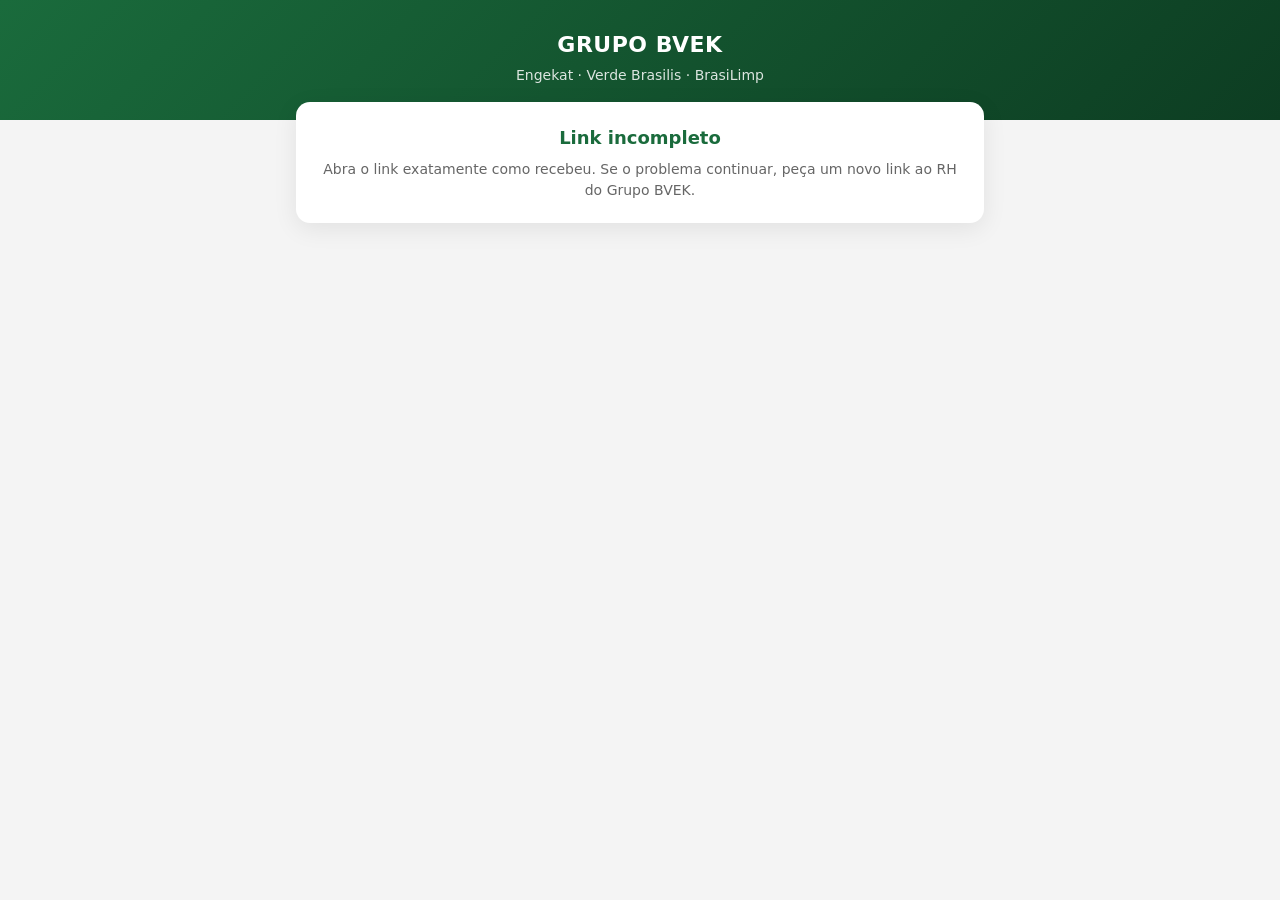
<file: triagem.html>
<!DOCTYPE html>
<html lang="pt-BR">
<head>
<meta charset="UTF-8">
<meta name="viewport" content="width=device-width, initial-scale=1.0">
<meta name="robots" content="noindex, nofollow">
<title>Grupo BVEK | Triagem do processo seletivo</title>
<link rel="icon" href="/favicon.ico" sizes="any">
<link rel="icon" type="image/png" sizes="32x32" href="/img/icone-32.png">
<meta name="theme-color" content="#1a6b3c">
<script src="/vendor/supabase-js-2.117.3.js"></script>
<script src="/triagem-questionario.js"></script>
<style>
*{margin:0;padding:0;box-sizing:border-box}
:root{--verde:#1a6b3c;--verde-escuro:#145530;--verde-claro:#e8f5ee;--cinza:#f4f4f4;--borda:#ddd;--texto:#222;--texto2:#666;--vermelho:#c0392b}
body{font-family:'Segoe UI',system-ui,sans-serif;background:var(--cinza);color:var(--texto);line-height:1.5}
.topo{background:linear-gradient(135deg,#1a6b3c,#0d3d22);color:#fff;padding:28px 16px 34px;text-align:center}
.topo h1{font-size:22px;font-weight:700;letter-spacing:.5px}
.topo p{font-size:14px;opacity:.85;margin-top:4px}
.pagina{max-width:720px;margin:-18px auto 40px;padding:0 16px}
.caixa{background:#fff;border-radius:14px;padding:22px 20px;box-shadow:0 6px 24px rgba(0,0,0,.08);margin-bottom:16px}
.caixa h2{font-size:18px;color:var(--verde);margin-bottom:8px}
.caixa p{font-size:14px;color:var(--texto2)}
.caixa.falta{box-shadow:0 0 0 2px var(--vermelho)}
.caixa.falta h2{color:var(--vermelho)}
.num{color:var(--verde);margin-right:4px}
.comp{font-size:14px;color:var(--texto2);margin:6px 0 10px}
.grade{display:grid;grid-template-columns:1fr 1fr;gap:12px}
label.cmp{display:flex;flex-direction:column;gap:4px;font-size:14px;font-weight:600}
input[type=text],input[type=tel],textarea{padding:10px 12px;border:1.5px solid var(--borda);border-radius:10px;font-size:16px;font-family:inherit;outline:none;font-weight:400;width:100%;background:#fff}
textarea{min-height:84px;resize:vertical}
input:focus,textarea:focus{border-color:var(--verde)}
.exp{border:1.5px solid var(--borda);border-radius:12px;padding:12px;margin-bottom:10px;position:relative}
.exp .tit{font-size:13px;font-weight:700;color:var(--verde);margin-bottom:8px}
.exp .tirar{position:absolute;top:8px;right:10px;background:none;border:none;color:var(--texto2);font-size:13px;cursor:pointer;text-decoration:underline}
.exp .grade{grid-template-columns:1fr 1fr}
.exp .full{grid-column:1/-1}
.btn{width:100%;padding:14px;background:var(--verde);color:#fff;border:none;border-radius:10px;font-size:16px;font-weight:600;cursor:pointer;font-family:inherit}
.btn:hover{background:var(--verde-escuro)}
.btn:disabled{opacity:.6;cursor:wait}
.btn2{padding:9px 14px;background:#fff;color:var(--verde);border:1.5px solid var(--verde);border-radius:10px;font-size:14px;font-weight:600;cursor:pointer;font-family:inherit}
.btn2.gravando{background:var(--vermelho);border-color:var(--vermelho);color:#fff}
.btn2:disabled{opacity:.6;cursor:wait}
.simnao{display:flex;gap:10px;margin:6px 0 4px}
.simnao label{flex:1;display:flex;align-items:center;justify-content:center;border:1.5px solid var(--borda);border-radius:10px;padding:12px;font-weight:600;cursor:pointer}
.simnao input{position:absolute;opacity:0;pointer-events:none}
.simnao label:has(input:checked){border-color:var(--verde);background:var(--verde-claro);color:var(--verde)}
.audio{margin-top:12px;padding-top:12px;border-top:1px dashed var(--borda)}
.audio .linha{display:flex;gap:8px;align-items:center;flex-wrap:wrap}
.audio small{font-size:12px;color:var(--texto2)}
.audio .lista{margin-top:8px;display:flex;flex-direction:column;gap:6px}
.audio .item{display:flex;gap:8px;align-items:center}
.audio audio{flex:1;min-width:0;height:36px}
.audio .item button{background:none;border:none;color:var(--texto2);text-decoration:underline;cursor:pointer;font-size:13px}
.erro{color:var(--vermelho);font-size:14px;margin-top:10px;text-align:center}
.centro{text-align:center}
@media(max-width:480px){.grade,.exp .grade{grid-template-columns:1fr}}
</style>
</head>
<body>
<div class="topo"><h1>GRUPO BVEK</h1><p>Engekat · Verde Brasilis · BrasiLimp</p></div>
<div class="pagina" id="pagina">
  <div class="caixa centro"><p>Carregando…</p></div>
</div>
<script>
const SUPABASE_URL='https://smusenaszgkqkjjwblyi.supabase.co';
const SUPABASE_KEY='eyJhbGciOiJIUzI1NiIsInR5cCI6IkpXVCJ9.eyJpc3MiOiJzdXBhYmFzZSIsInJlZiI6InNtdXNlbmFzemdrcWtqandibHlpIiwicm9sZSI6ImFub24iLCJpYXQiOjE3ODI0MTIwNTMsImV4cCI6MjA5Nzk4ODA1M30.IU1Z9ddIUpktjHvWqrSZaEWuo4gbmZfrfmYJ_NoXbWs';
const sb=supabase.createClient(SUPABASE_URL,SUPABASE_KEY,{auth:{persistSession:false}});
const T=window.BVEK_TRIAGEM;
const $=id=>document.getElementById(id);
const esc=v=>String(v??'').replace(/[&<>"']/g,c=>({'&':'&amp;','<':'&lt;','>':'&gt;','"':'&quot;',"'":'&#39;'}[c]));
const token=new URLSearchParams(location.search).get('t')||'';
const chave='bvek_triagem_'+token;
let audios={disponibilidade:[],experiencias:[],outras:[]};   // caminhos já enviados ao servidor
const audioLocal={};                                          // caminho -> endereço para ouvir neste aparelho
function mensagem(titulo,texto){$('pagina').innerHTML=`<div class="caixa centro"><h2>${esc(titulo)}</h2><p>${texto}</p></div>`;}

async function iniciar(){
  if(!/^[0-9a-f-]{36}$/i.test(token)){mensagem('Link incompleto','Abra o link exatamente como recebeu. Se o problema continuar, peça um novo link ao RH do Grupo BVEK.');return;}
  const{data,error}=await sb.rpc('bvek_triagem_form',{p_token:token});
  if(error){console.error(error);mensagem('Não foi possível abrir as perguntas','Tente de novo em alguns minutos.');return;}
  if(!data){mensagem('Link inválido','Este link não existe mais. Peça um novo link ao RH do Grupo BVEK.');return;}
  if(data.respondido){mensagem('Respostas já enviadas','Obrigado! Suas respostas já estão com o RH do Grupo BVEK.');return;}
  if(data.expirado){mensagem('Link vencido','Este link valia por 30 dias. Peça um novo link ao RH do Grupo BVEK.');return;}
  montar(data);
}

const P=id=>T.PERGUNTAS.find(p=>p.id===id);
const blocoAudio=id=>`<div class="audio" id="au-${id}">
  <div class="linha"><button type="button" class="btn2" id="au-btn-${id}" onclick="gravar('${id}')">Responder por áudio</button>
  <button type="button" class="btn2" onclick="$('au-arq-${id}').click()">Enviar arquivo de áudio</button>
  <input type="file" id="au-arq-${id}" accept="audio/*" style="display:none" onchange="arquivoAudio('${id}',this)"></div>
  <small id="au-info-${id}">Se preferir, grave um áudio no lugar de escrever (ou além do texto).</small>
  <div class="lista" id="au-lista-${id}"></div></div>`;
const linhaExp=(e,i)=>`<div class="exp" data-exp="${i}"><div class="tit">Experiência ${i+1}</div>${i>0?`<button type="button" class="tirar" onclick="tirarExp(${i})">remover</button>`:''}
  <div class="grade">
    <label class="cmp">Empresa<input type="text" class="ex-empresa" maxlength="120" value="${esc(e.empresa||'')}" placeholder="Nome da empresa"></label>
    <label class="cmp">Cargo<input type="text" class="ex-cargo" maxlength="80" value="${esc(e.cargo||'')}" placeholder="Ex.: pedreiro"></label>
    <label class="cmp full">Período<input type="text" class="ex-periodo" maxlength="80" value="${esc(e.periodo||'')}" placeholder="Ex.: mar/2022 a jan/2024, ou: 2 anos"></label>
  </div></div>`;

function montar(info){
  let s={};try{s=JSON.parse(localStorage.getItem(chave)||'{}');}catch(e){}
  if(s.audios)Object.keys(audios).forEach(k=>{if(Array.isArray(s.audios[k]))audios[k]=s.audios[k];});
  const loc=s.local||{},exps=(s.experiencias&&s.experiencias.length?s.experiencias:[{}]),out=s.outras||{};
  $('pagina').innerHTML=`
  <div class="caixa">
    <h2>Olá${info.nome?', '+esc(info.nome):''}!</h2>
    <p>${esc(T.abertura(info.cargo,info.indicacao))}</p>
    <p style="margin-top:8px">Para darmos continuidade à avaliação, pedimos, por gentileza, que responda às perguntas abaixo. Se preferir, você também poderá responder por áudio.</p>
  </div>
  <div class="caixa" id="cx-local">
    <h2><span class="num">1.</span>${esc(P('local').txt)}</h2>
    <div class="grade" style="margin-top:8px">
      <label class="cmp">Bairro<input type="text" id="r-bairro" maxlength="60" value="${esc(loc.bairro||'')}"></label>
      <label class="cmp">Cidade<input type="text" id="r-cidade" maxlength="60" value="${esc(loc.cidade||'')}"></label>
    </div>
  </div>
  <div class="caixa" id="cx-disponibilidade">
    <h2><span class="num">2.</span>${esc(P('disponibilidade').txt)}</h2>
    <p class="comp">Ex.: segunda a sexta em horário comercial, também aos sábados, só à noite, disponibilidade para viajar.</p>
    <textarea id="r-disp" maxlength="1000">${esc(s.disponibilidade||'')}</textarea>
    ${blocoAudio('disponibilidade')}
  </div>
  <div class="caixa" id="cx-experiencias">
    <h2><span class="num">3.</span>${esc(P('experiencias').txt)}</h2>
    <div id="lista-exp" style="margin-top:10px">${exps.map(linhaExp).join('')}</div>
    <button type="button" class="btn2" id="btn-mais-exp" onclick="maisExp()">Adicionar outra experiência</button>
    <label class="cmp" style="margin-top:12px">Quer contar algo mais sobre essas experiências? (opcional)<textarea id="r-exp-obs" maxlength="2000">${esc(s.experiencias_obs||'')}</textarea></label>
    ${blocoAudio('experiencias')}
  </div>
  <div class="caixa" id="cx-outras">
    <h2><span class="num">4.</span>${esc(P('outras').txt)}</h2>
    <div class="simnao">
      <label><input type="radio" name="r-fez" value="sim" ${out.fez==='sim'?'checked':''}>Sim</label>
      <label><input type="radio" name="r-fez" value="nao" ${out.fez==='nao'?'checked':''}>Não</label>
    </div>
    <div id="bloco-outras" style="display:${out.fez==='sim'?'block':'none'}">
      <p class="comp">${esc(P('outras').complemento)}</p>
      <label class="cmp">Quais atividades realizava?<textarea id="r-out-ativ" maxlength="2000">${esc(out.atividades||'')}</textarea></label>
      <div class="grade" style="margin-top:10px">
        <label class="cmp">Por quanto tempo?<input type="text" id="r-out-tempo" maxlength="80" value="${esc(out.tempo||'')}" placeholder="Ex.: 3 anos"></label>
        <label class="cmp">Quem pode recomendar ou confirmar? (opcional)<input type="text" id="r-out-ref" maxlength="160" value="${esc(out.referencia||'')}" placeholder="Nome e telefone"></label>
      </div>
    </div>
    ${blocoAudio('outras')}
  </div>
  <div class="caixa">
    <button class="btn" id="btn-enviar">Enviar respostas</button>
    <div class="erro" id="erro"></div>
    <p style="margin-top:10px;font-size:12px;text-align:center">Suas respostas ficam só com o RH do Grupo BVEK e são usadas apenas neste processo de seleção.</p>
  </div>`;
  document.querySelectorAll('#pagina input,#pagina textarea').forEach(el=>el.addEventListener(el.type==='radio'?'change':'input',()=>{el.closest('.caixa').classList.remove('falta');guardar();}));
  document.querySelectorAll('input[name=r-fez]').forEach(r=>r.addEventListener('change',()=>{$('bloco-outras').style.display=(document.querySelector('input[name=r-fez]:checked')||{}).value==='sim'?'block':'none';}));
  Object.keys(audios).forEach(listarAudios);
  atualizarBotaoExp();
  $('btn-enviar').onclick=enviar;
}
function lerExps(){return[...document.querySelectorAll('#lista-exp .exp')].map(d=>({empresa:d.querySelector('.ex-empresa').value.trim(),cargo:d.querySelector('.ex-cargo').value.trim(),periodo:d.querySelector('.ex-periodo').value.trim()}));}
function redesenharExps(l){$('lista-exp').innerHTML=l.map(linhaExp).join('');document.querySelectorAll('#lista-exp input').forEach(el=>el.addEventListener('input',()=>{$('cx-experiencias').classList.remove('falta');guardar();}));atualizarBotaoExp();guardar();}
function maisExp(){const l=lerExps();if(l.length>=T.MAX_EXPERIENCIAS)return;l.push({});redesenharExps(l);const u=document.querySelectorAll('#lista-exp .ex-empresa');u[u.length-1].focus();}
function tirarExp(i){const l=lerExps();l.splice(i,1);redesenharExps(l.length?l:[{}]);}
function atualizarBotaoExp(){$('btn-mais-exp').style.display=document.querySelectorAll('#lista-exp .exp').length>=T.MAX_EXPERIENCIAS?'none':'inline-block';}
function ler(){
  const fez=(document.querySelector('input[name=r-fez]:checked')||{}).value||'';
  return{versao:T.versao,
    local:{bairro:$('r-bairro').value.trim(),cidade:$('r-cidade').value.trim()},
    disponibilidade:$('r-disp').value.trim(),
    experiencias:lerExps().filter(e=>e.empresa||e.cargo||e.periodo),
    experiencias_obs:$('r-exp-obs').value.trim(),
    outras:fez==='sim'?{fez,atividades:$('r-out-ativ').value.trim(),tempo:$('r-out-tempo').value.trim(),referencia:$('r-out-ref').value.trim()}:{fez},
    audios:JSON.parse(JSON.stringify(audios))};
}
function guardar(){try{const r=ler();r.experiencias=lerExps();localStorage.setItem(chave,JSON.stringify(r));}catch(e){}}

/* ---------- áudio: grava pelo navegador ou envia um arquivo do celular ---------- */
let gravando=null;
const extDe=t=>/mp4|m4a|aac/.test(t)?'m4a':/mpeg|mp3/.test(t)?'mp3':/ogg|opus/.test(t)?'ogg':/wav/.test(t)?'wav':/3gpp/.test(t)?'3gp':/amr/.test(t)?'amr':'webm';
const tipoBase=t=>{t=String(t||'').split(';')[0].trim().toLowerCase();return t==='audio/x-m4a'?'audio/mp4':t||'audio/webm';};
async function gravar(id){
  if(gravando){if(gravando.id===id)gravando.rec.stop();return;}
  if(!navigator.mediaDevices||!navigator.mediaDevices.getUserMedia||!window.MediaRecorder){infoAudio(id,'Este celular não grava áudio pela página. Use "Enviar arquivo de áudio" (grave no gravador do celular ou no WhatsApp) ou escreva a resposta.');return;}
  let stream;
  try{stream=await navigator.mediaDevices.getUserMedia({audio:{echoCancellation:true,noiseSuppression:true}});}
  catch(e){infoAudio(id,'Não foi possível usar o microfone. Permita o microfone para esta página, ou use "Enviar arquivo de áudio".');return;}
  const tipo=['audio/webm;codecs=opus','audio/mp4','audio/webm','audio/ogg;codecs=opus'].find(t=>MediaRecorder.isTypeSupported&&MediaRecorder.isTypeSupported(t))||'';
  let rec;try{rec=new MediaRecorder(stream,tipo?{mimeType:tipo,audioBitsPerSecond:32000}:undefined);}catch(e){rec=new MediaRecorder(stream);}
  const partes=[],inicio=Date.now();
  rec.ondataavailable=e=>{if(e.data&&e.data.size)partes.push(e.data);};
  const btn=$('au-btn-'+id);btn.classList.add('gravando');
  const relogio=setInterval(()=>{const s=Math.floor((Date.now()-inicio)/1000);btn.textContent=`Parar e salvar (${Math.floor(s/60)}:${String(s%60).padStart(2,'0')})`;if(s>=600)rec.stop();},500);
  rec.onstop=async()=>{
    clearInterval(relogio);stream.getTracks().forEach(t=>t.stop());gravando=null;
    btn.classList.remove('gravando');btn.textContent='Responder por áudio';
    const blob=new Blob(partes,{type:rec.mimeType||tipo||'audio/webm'});
    if(blob.size<800){infoAudio(id,'O áudio ficou vazio. Tente de novo.');return;}
    await subirAudio(id,blob);
  };
  gravando={id,rec};rec.start(1000);btn.textContent='Parar e salvar (0:00)';
  infoAudio(id,'Gravando… toque de novo para parar e salvar.');
}
async function arquivoAudio(id,input){const f=input.files&&input.files[0];input.value='';if(!f)return;
  if(!/^audio\//.test(f.type)&&!/\.(m4a|mp3|ogg|opus|wav|aac|amr|3gp|webm)$/i.test(f.name)){infoAudio(id,'Escolha um arquivo de áudio.');return;}
  if(f.size>15*1024*1024){infoAudio(id,'O áudio passa de 15 MB. Grave um áudio mais curto.');return;}
  await subirAudio(id,f);}
async function subirAudio(id,blob){
  const tipo=tipoBase(blob.type||(blob.name&&/\.m4a$/i.test(blob.name)?'audio/mp4':''));
  const caminho=`${token}/${id}_${Date.now()}.${extDe(tipo)}`;
  infoAudio(id,'Enviando o áudio…');document.querySelectorAll(`#au-${id} button`).forEach(b=>b.disabled=true);
  const{error}=await sb.storage.from('triagem').upload(caminho,blob,{contentType:tipo,upsert:false});
  document.querySelectorAll(`#au-${id} button`).forEach(b=>b.disabled=false);
  if(error){console.error(error);infoAudio(id,'Não foi possível enviar o áudio agora. Verifique a internet e tente de novo, ou escreva a resposta.');return;}
  audios[id].push(caminho);try{audioLocal[caminho]=URL.createObjectURL(blob);}catch(e){}
  $('cx-'+id).classList.remove('falta');guardar();listarAudios(id);infoAudio(id,'Áudio salvo. Você pode gravar outro se quiser.');
}
function infoAudio(id,t){const el=$('au-info-'+id);if(el)el.textContent=t;}
function listarAudios(id){
  const el=$('au-lista-'+id);if(!el)return;
  el.innerHTML=audios[id].map((c,i)=>`<div class="item">${audioLocal[c]?`<audio controls preload="metadata" src="${esc(audioLocal[c])}"></audio>`:`<span style="flex:1;font-size:13px">Áudio ${i+1} enviado</span>`}<button type="button" onclick="tirarAudio('${id}',${i})">remover</button></div>`).join('');
}
function tirarAudio(id,i){audios[id].splice(i,1);guardar();listarAudios(id);}

/* ---------- envio ---------- */
async function enviar(){
  if(gravando){gravando.rec.stop();$('erro').textContent='Terminando de salvar o áudio. Toque em Enviar de novo em seguida.';return;}
  const r=ler();$('erro').textContent='';
  document.querySelectorAll('.caixa.falta').forEach(c=>c.classList.remove('falta'));
  const faltam=[];
  if(!r.local.bairro||!r.local.cidade)faltam.push(['local','Informe o bairro e a cidade onde você mora.']);
  if(!T.respondida(r,'disponibilidade'))faltam.push(['disponibilidade','Conte a sua disponibilidade de horários (por escrito ou por áudio).']);
  if(!T.respondida(r,'experiencias'))faltam.push(['experiencias','Conte suas experiências mais recentes (por escrito ou por áudio). Se for o primeiro emprego, escreva isso.']);
  if(!r.outras.fez)faltam.push(['outras','Responda Sim ou Não na pergunta 4.']);
  else if(r.outras.fez==='sim'&&!r.outras.atividades&&!T.temAudio(r,'outras'))faltam.push(['outras','Conte quais atividades realizava (por escrito ou por áudio).']);
  if(faltam.length){faltam.forEach(([id])=>$('cx-'+id).classList.add('falta'));$('cx-'+faltam[0][0]).scrollIntoView({behavior:'smooth',block:'center'});$('erro').textContent=faltam[0][1];return;}
  const btn=$('btn-enviar');btn.disabled=true;btn.textContent='Enviando…';
  r.enviado_em=new Date().toISOString();
  const{data,error}=await sb.rpc('bvek_triagem_responder',{p_token:token,p_respostas:r});
  if(error||!data){
    console.error(error);btn.disabled=false;btn.textContent='Enviar respostas';
    $('erro').textContent=error?'Não foi possível enviar agora. Suas respostas estão guardadas neste aparelho; tente de novo em alguns minutos.':'Este link já foi usado ou venceu. Peça um novo ao RH.';
    return;
  }
  try{localStorage.removeItem(chave);}catch(e){}
  window.scrollTo(0,0);
  mensagem('Respostas enviadas!','Obrigado pelo seu tempo. O RH do Grupo BVEK vai analisar e, se o seu perfil avançar, entrará em contato para agendar a entrevista.');
}
iniciar();
</script>
</body>
</html>
</file>
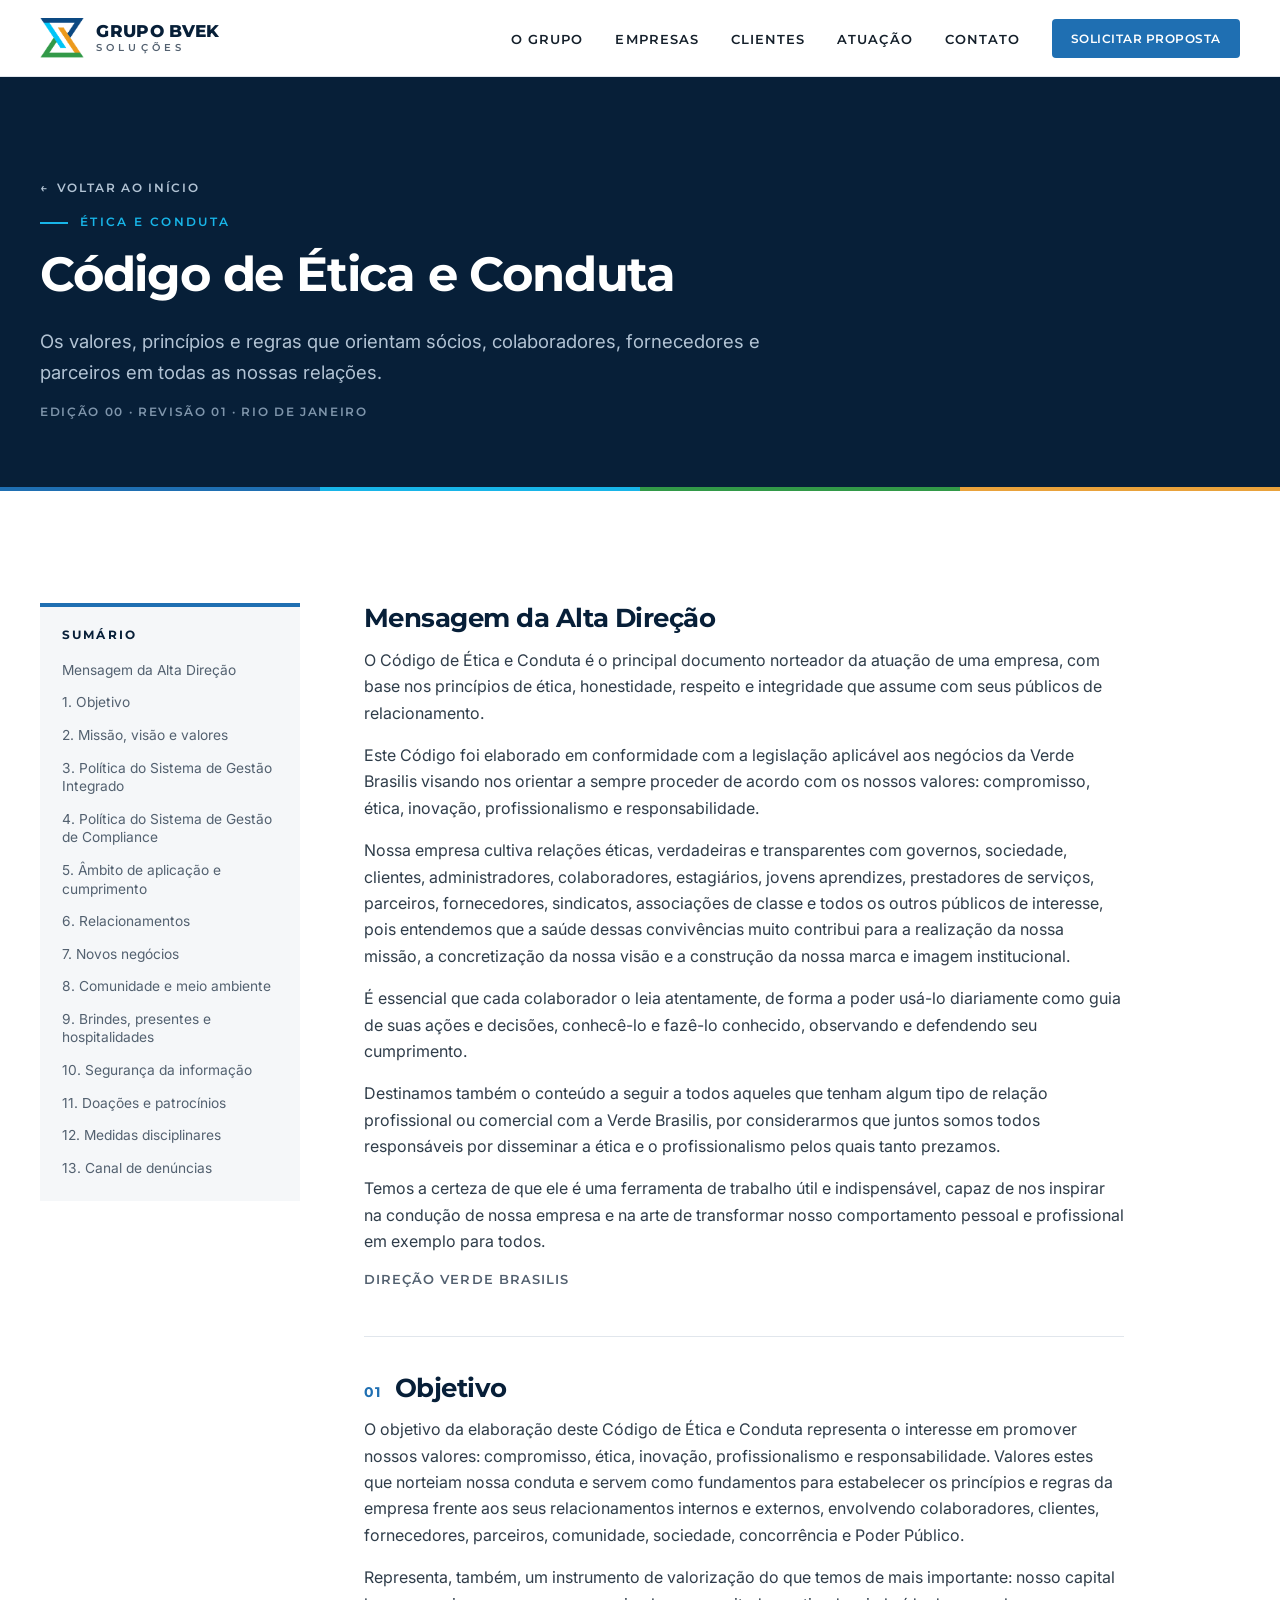
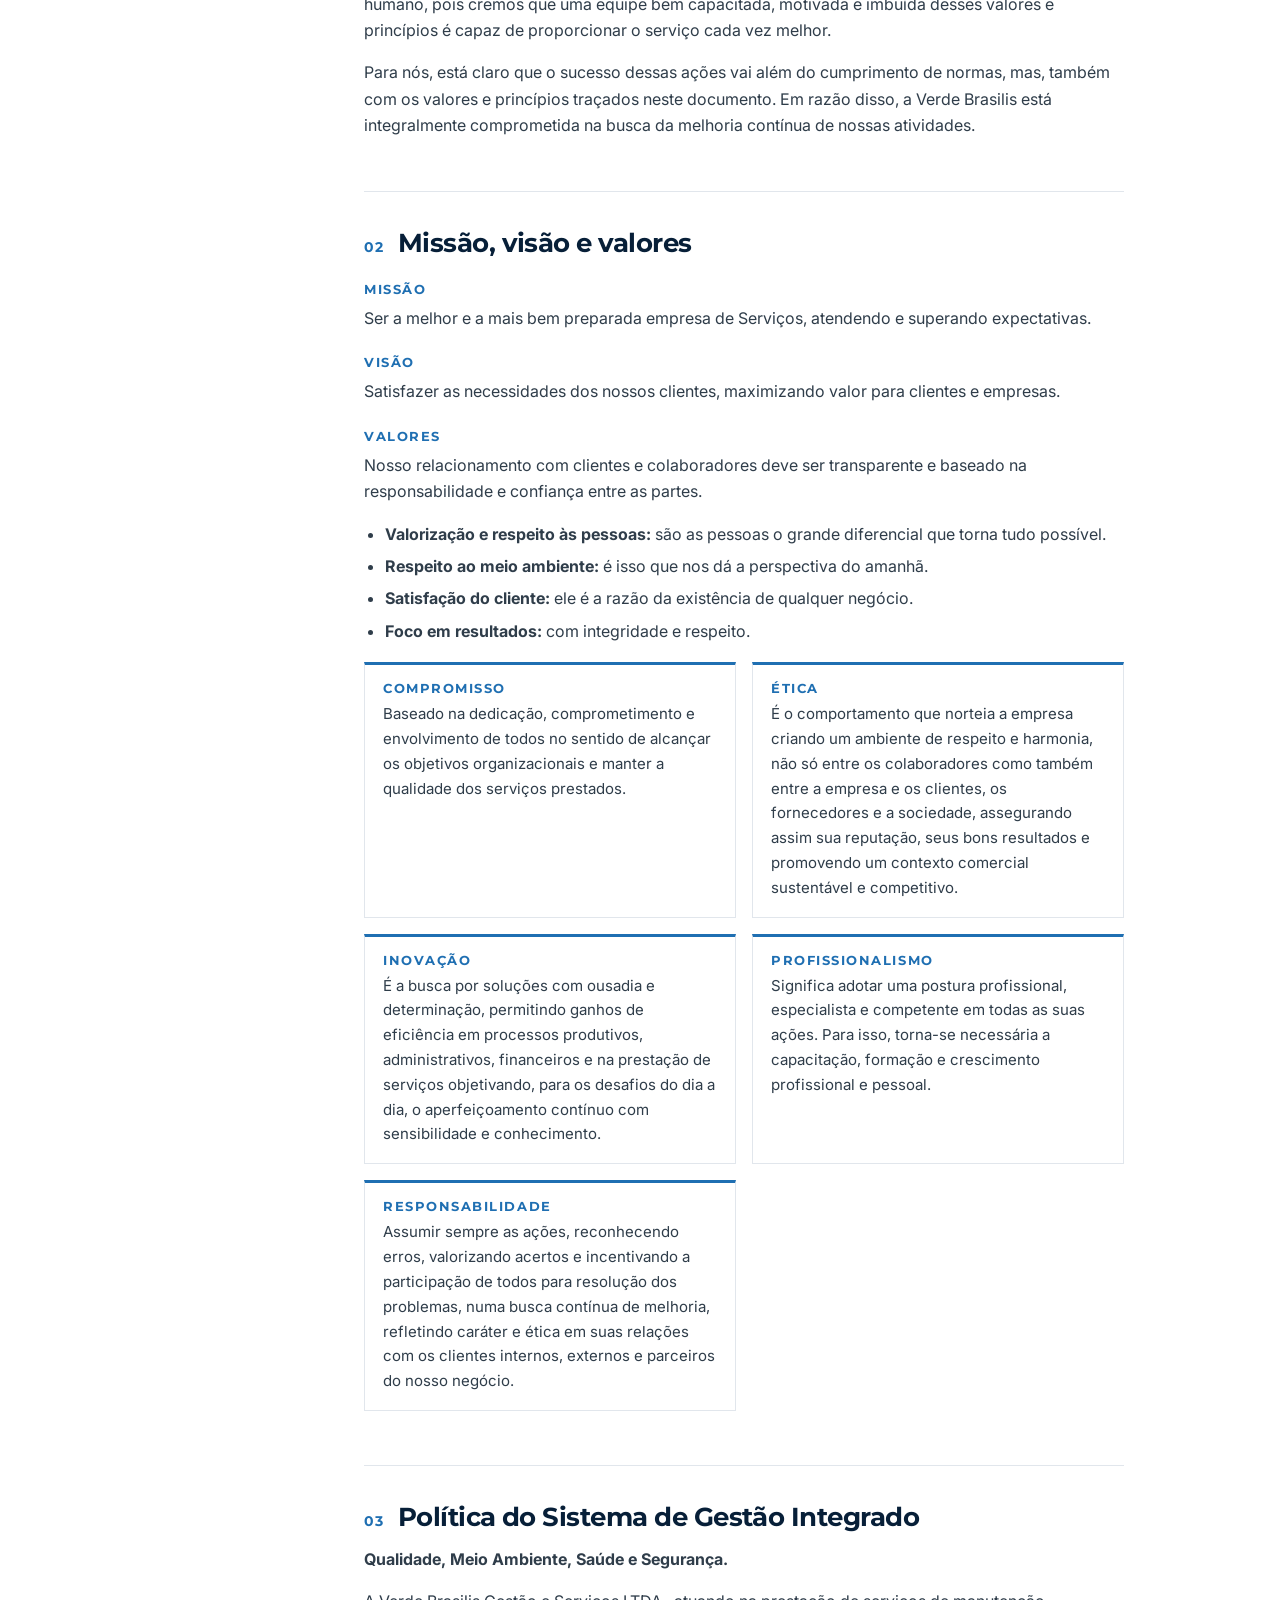
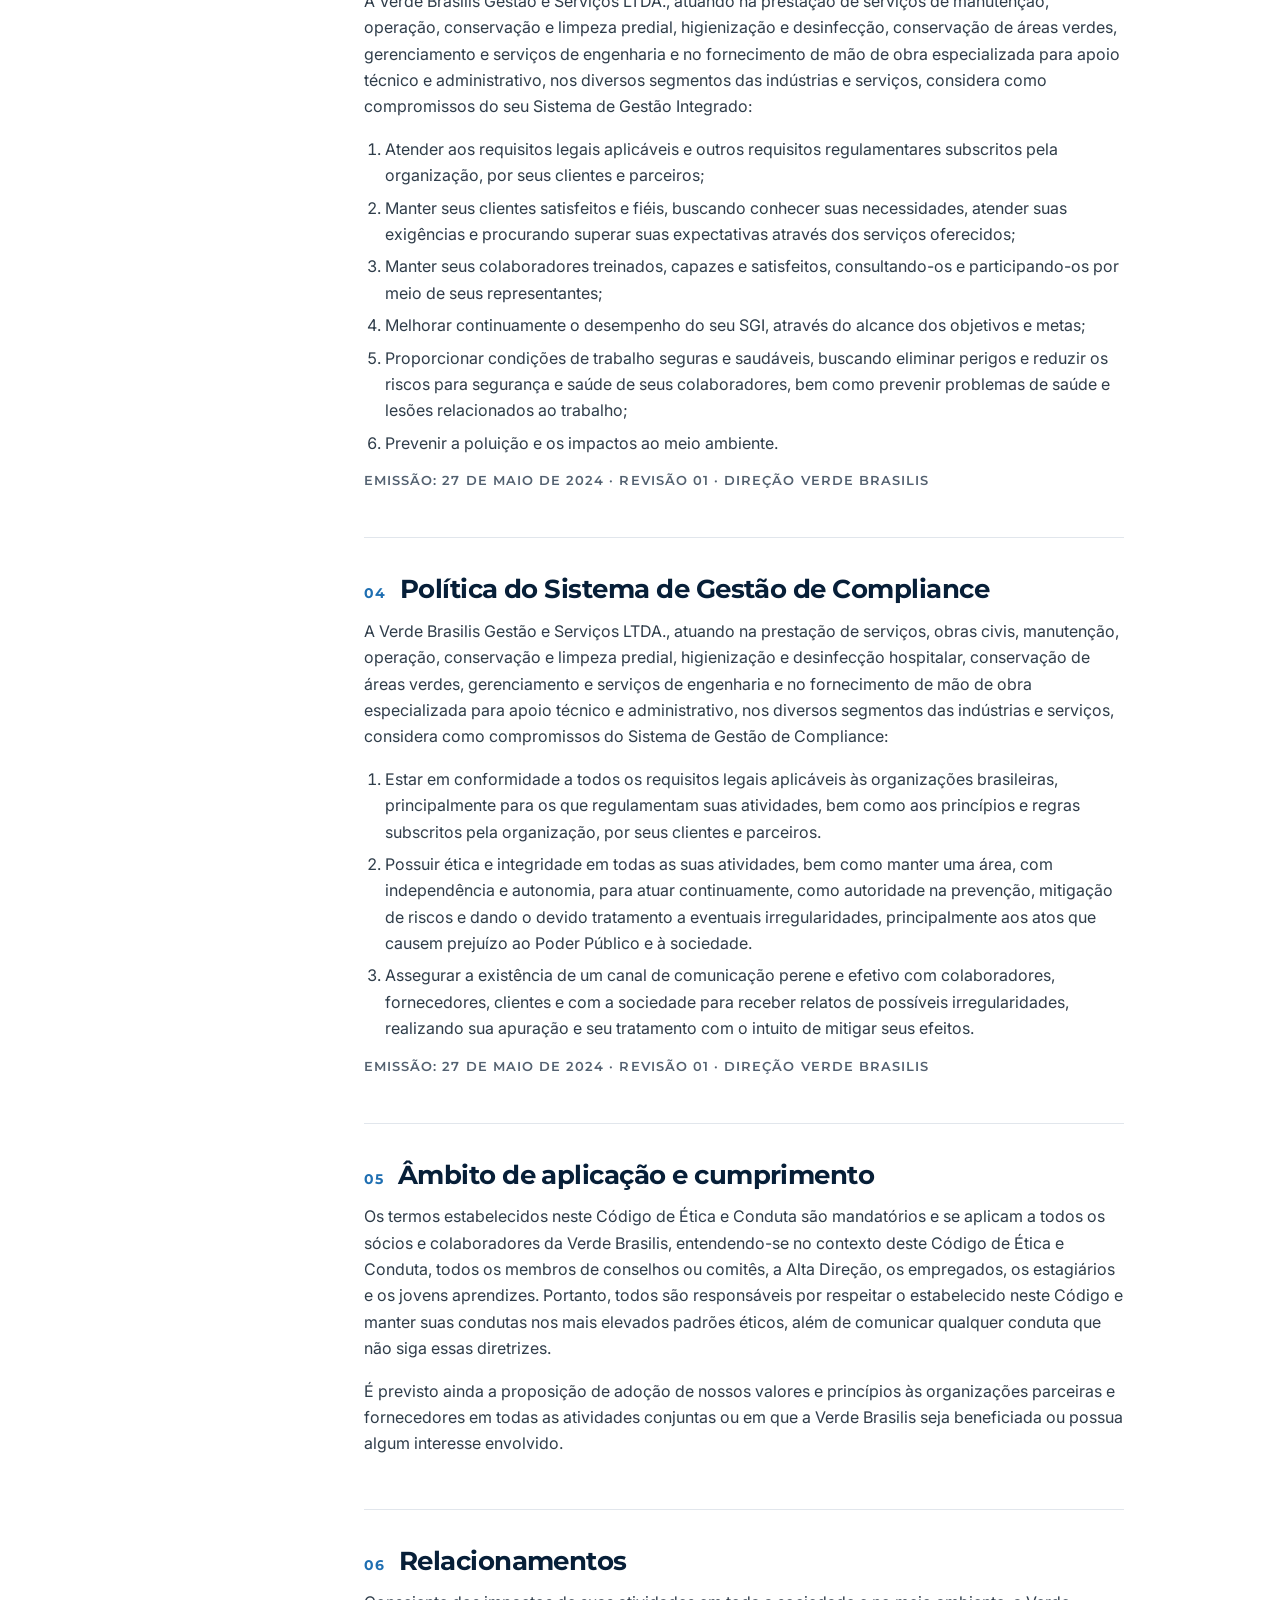
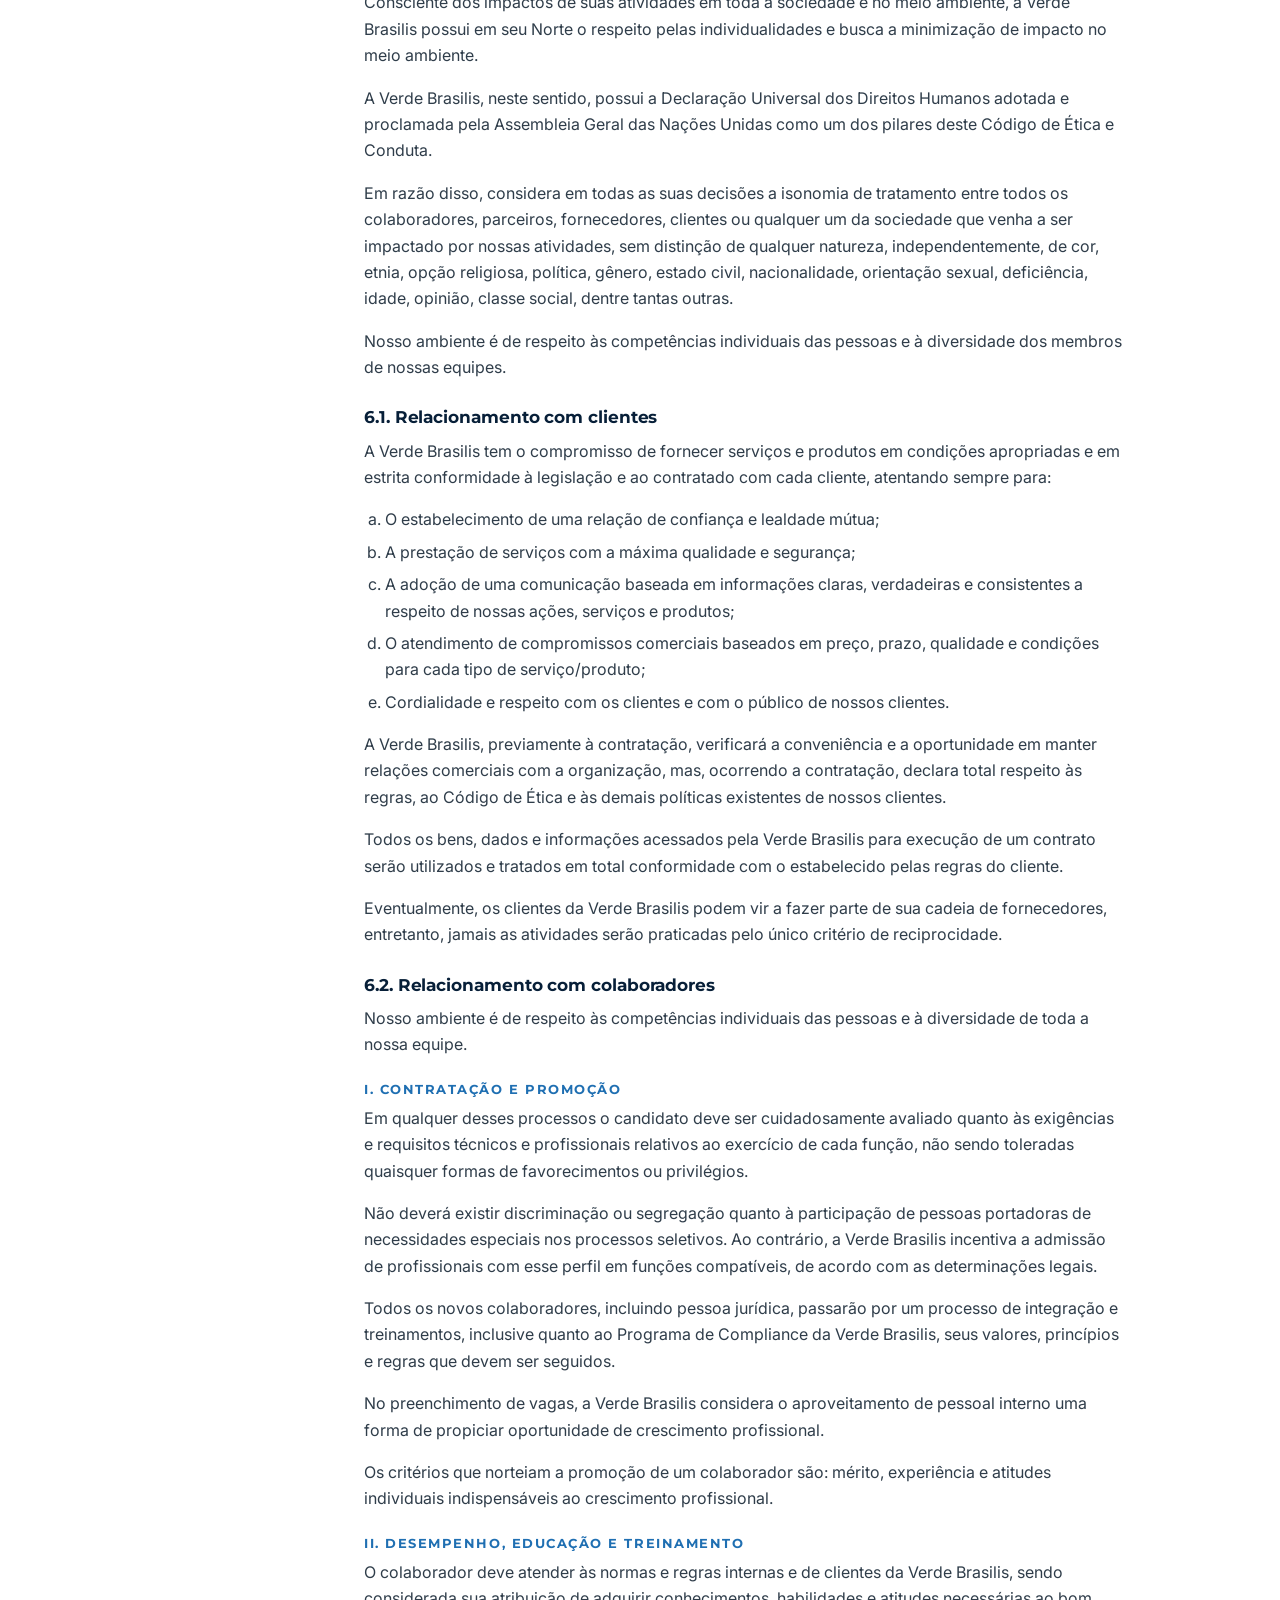
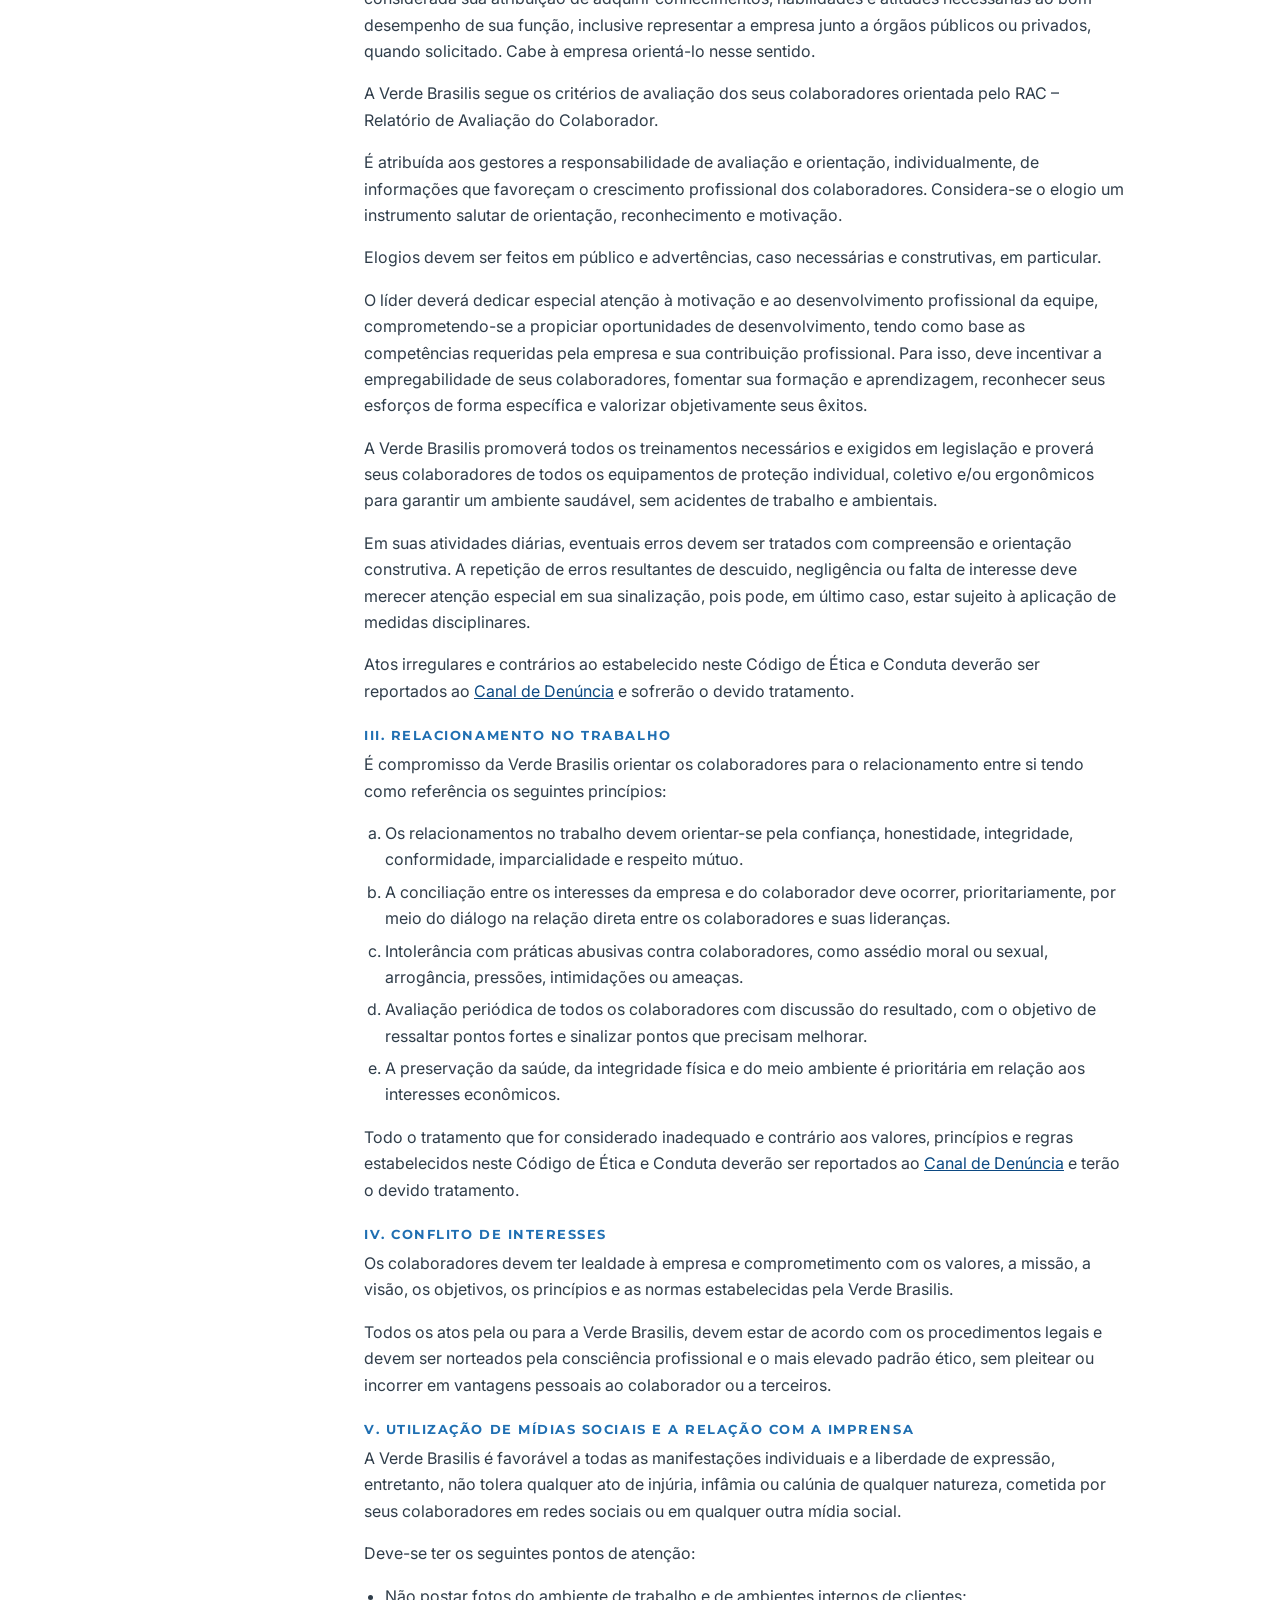
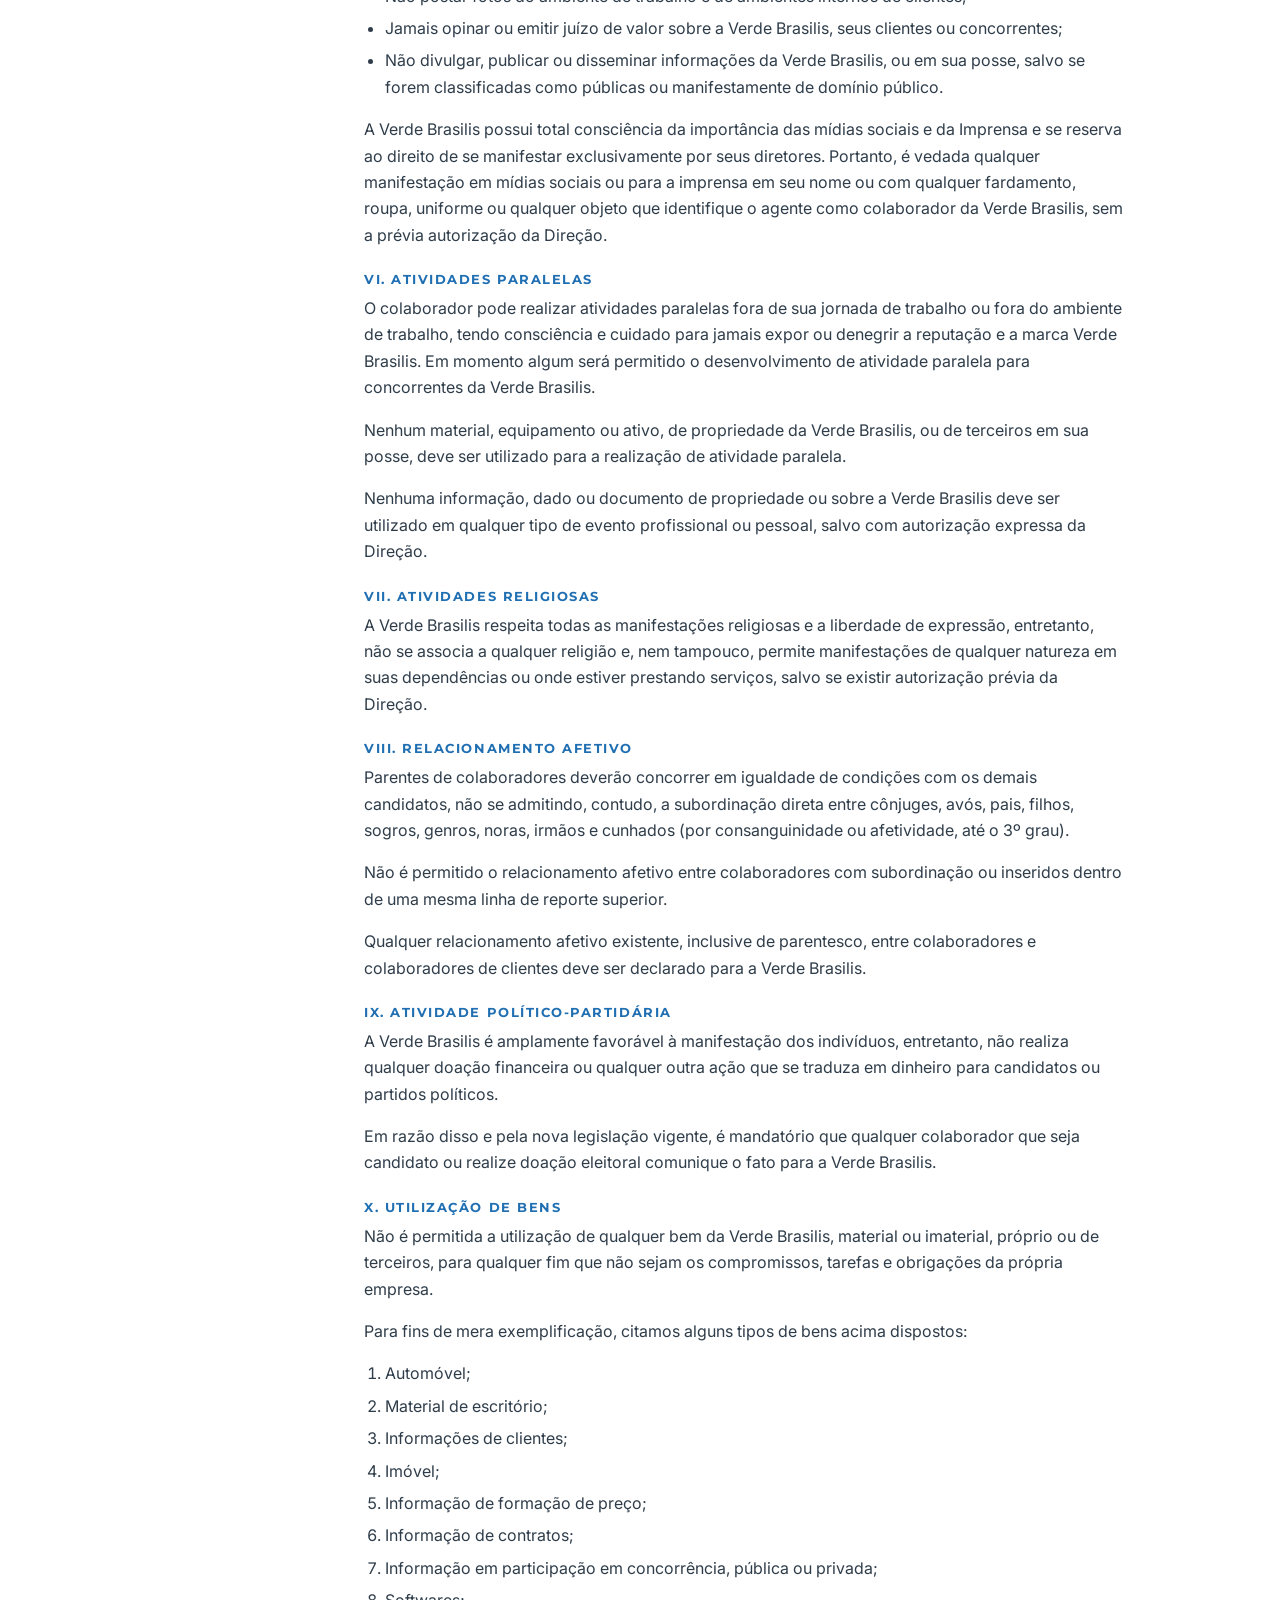
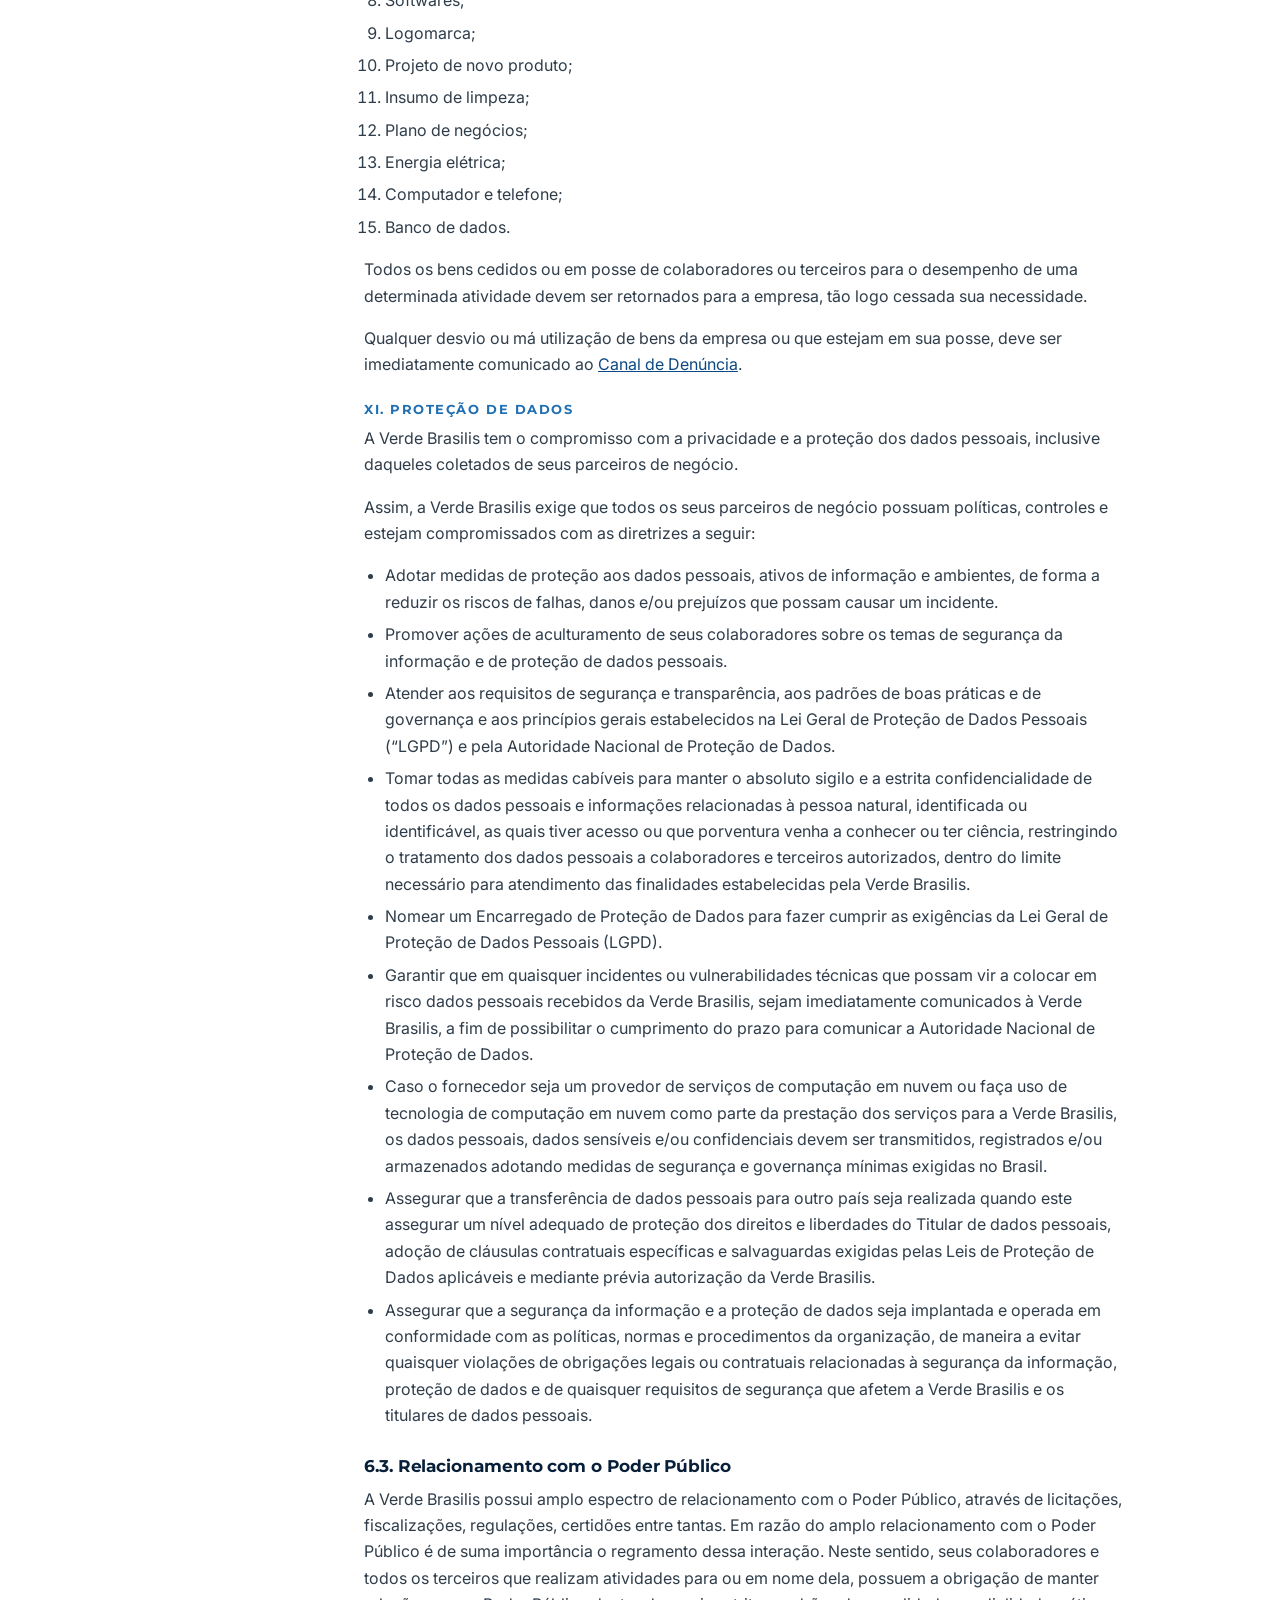
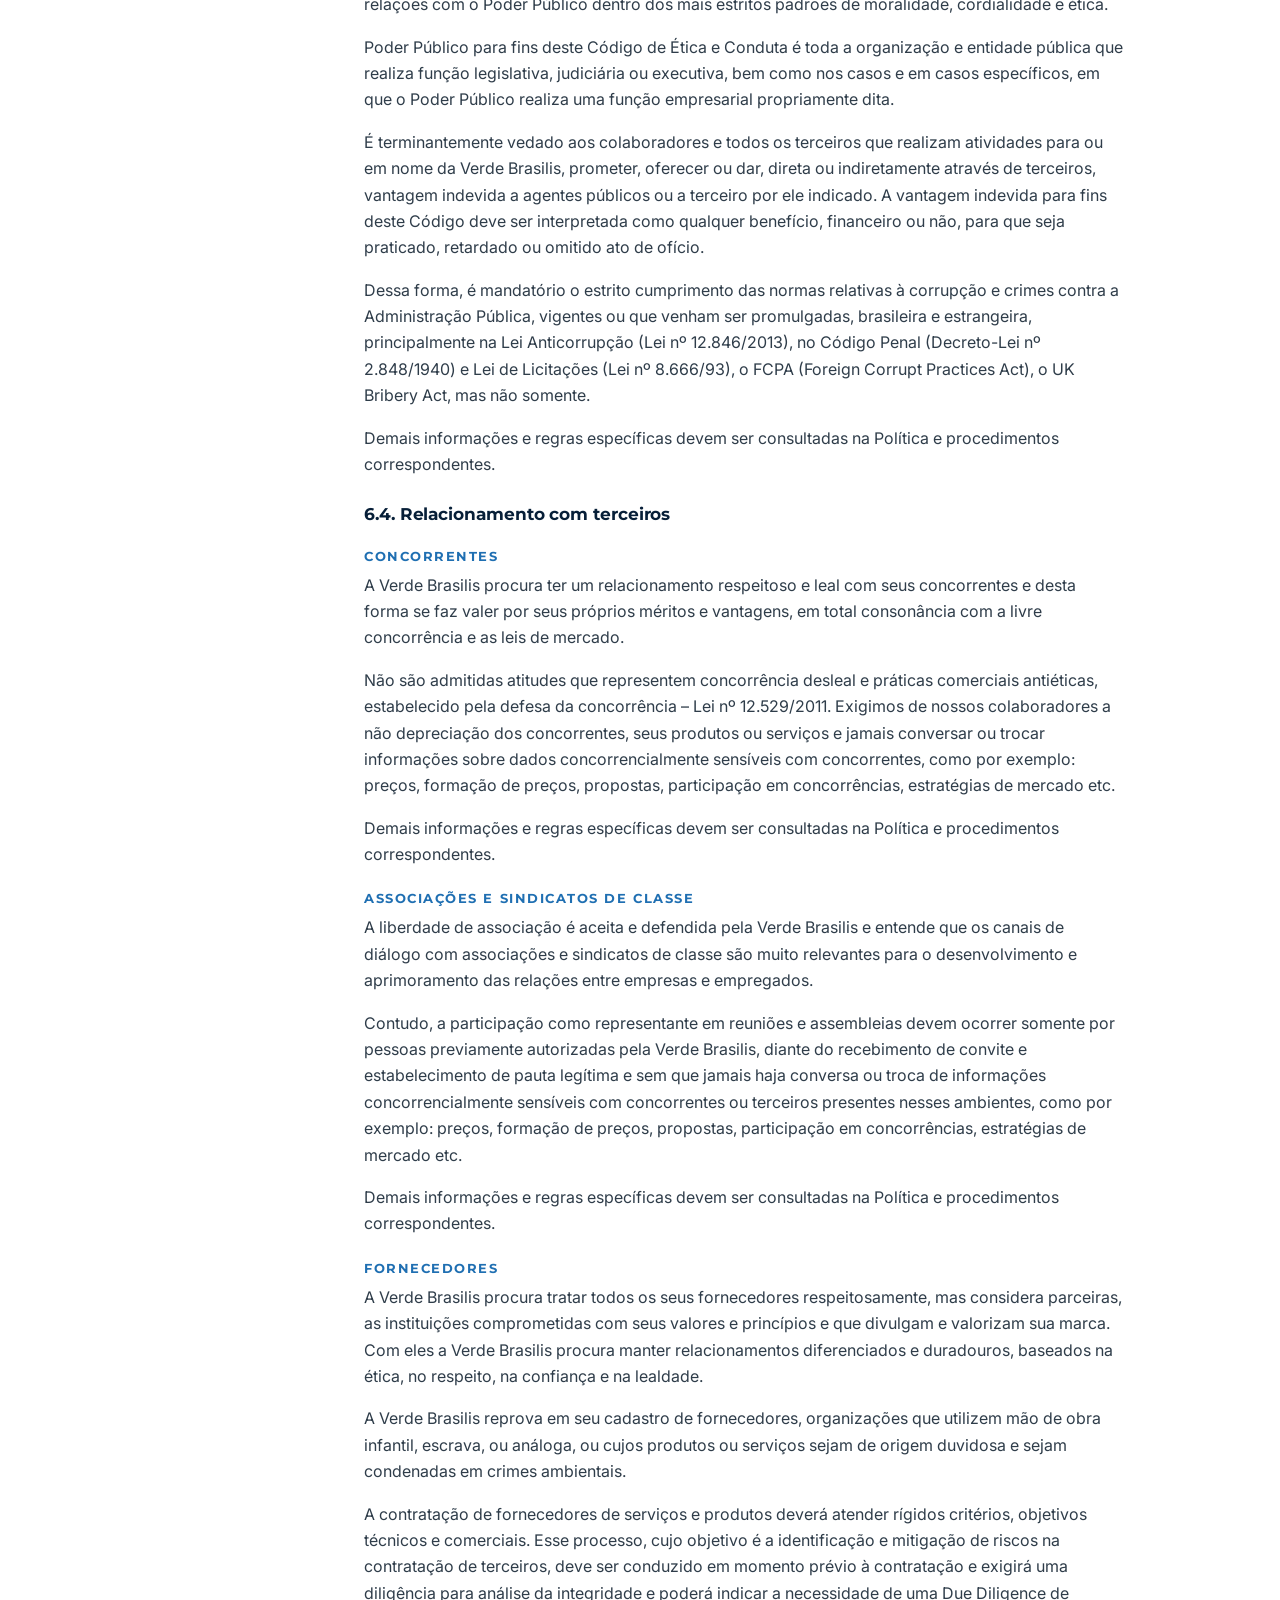
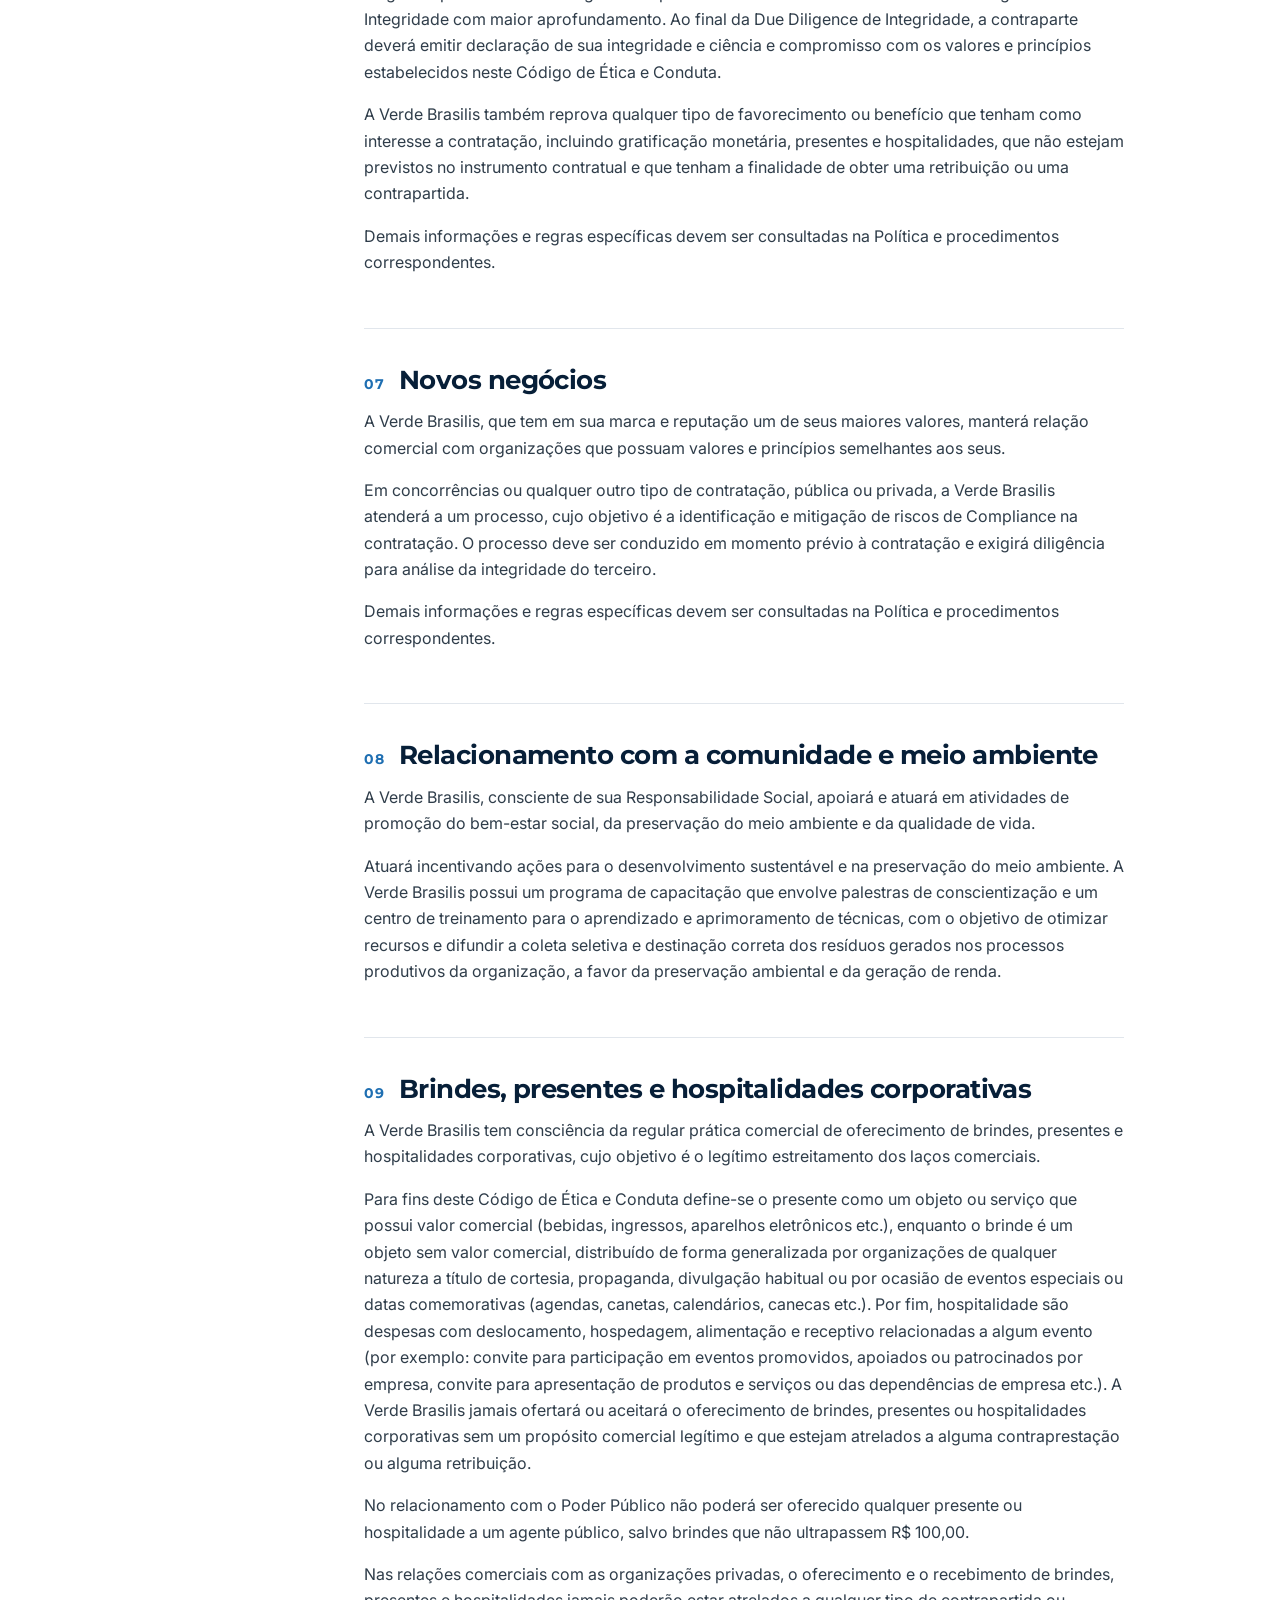
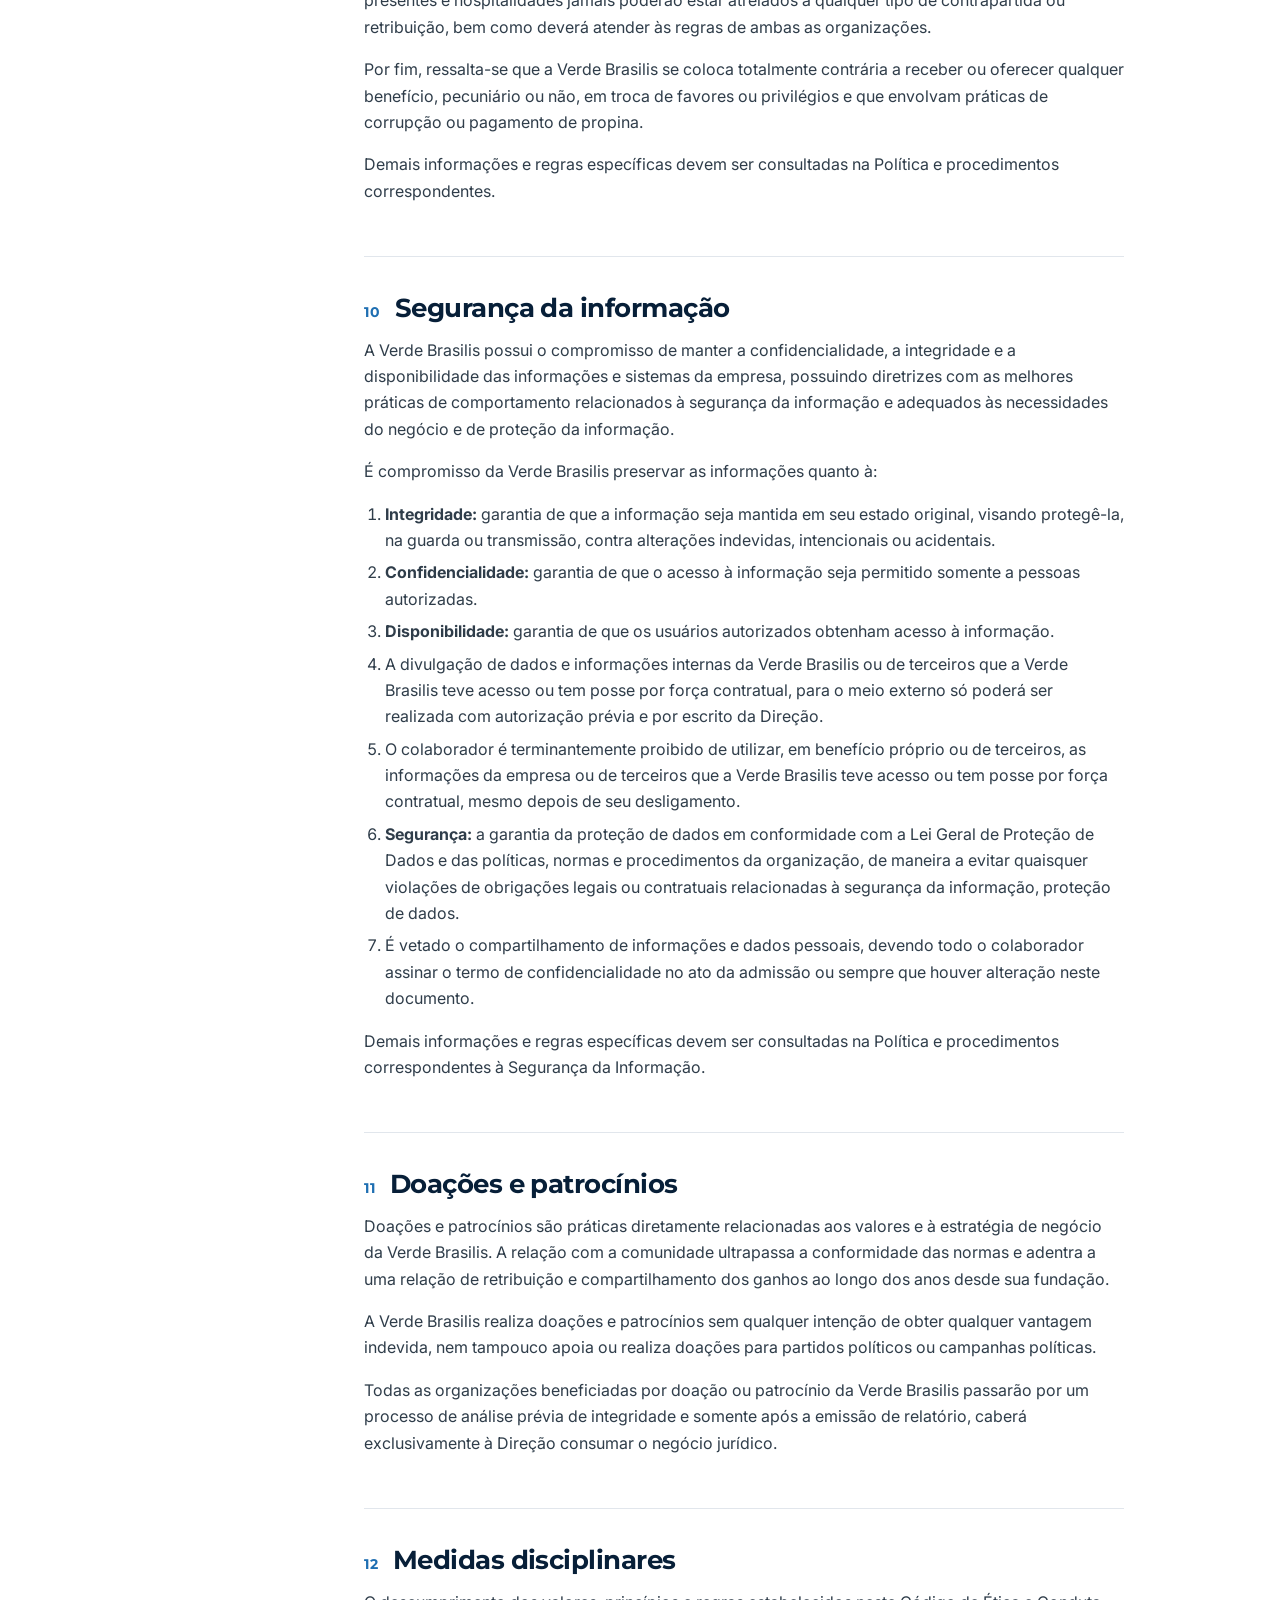
<file: site/codigo-de-etica.html>
<!doctype html>
<html lang="pt-BR">
<head>
<meta charset="utf-8">
<meta name="viewport" content="width=device-width, initial-scale=1">
<title>Código de Ética e Conduta — Grupo BVEK</title>
<meta name="description" content="Código de Ética e Conduta: valores, princípios e regras que orientam sócios, colaboradores, fornecedores e parceiros.">
<meta name="theme-color" content="#071f38">
<link rel="canonical" href="https://www.bvek.com.br/codigo-de-etica">
<link rel="icon" href="favicon.ico">
<link rel="apple-touch-icon" href="img/icone.png">
<link rel="preconnect" href="https://fonts.googleapis.com">
<link rel="preconnect" href="https://fonts.gstatic.com" crossorigin>
<link href="https://fonts.googleapis.com/css2?family=Montserrat:wght@500;600;700;800&family=Inter:wght@400;500;600&display=swap" rel="stylesheet">
<link rel="stylesheet" href="css/site.css">
</head>
<body>

<header>
  <div class="wrap topo">
    <a class="marca" href="/" aria-label="Grupo BVEK — início">
      <img src="img/bvk-simbolo.png" alt="" width="46" height="40">
      <span>GRUPO BVEK<small>SOLUÇÕES</small></span>
    </a>
    <button class="menu-btn" aria-label="Abrir menu" aria-expanded="false" aria-controls="menu" onclick="alternarMenu(this)">
      <svg width="28" height="28" viewBox="0 0 24 24" fill="none" stroke="currentColor" stroke-width="2" stroke-linecap="round"><path d="M4 7h16M4 12h16M4 17h16"/></svg>
    </button>
    <nav id="menu">
      <ul>
        <li><a href="/#grupo" onclick="fecharMenu()">O grupo</a></li>
        <li><a href="/#empresas" onclick="fecharMenu()">Empresas</a></li>
        <li><a href="/#clientes" onclick="fecharMenu()">Clientes</a></li>
        <li><a href="/#como" onclick="fecharMenu()">Atuação</a></li>
        <li><a href="/#contato" onclick="fecharMenu()">Contato</a></li>
        <li><a class="btn btn-pri" href="/#contato" onclick="fecharMenu()">Solicitar proposta</a></li>
      </ul>
    </nav>
  </div>
</header>

<main>
  <section class="pg-topo">
    <div class="wrap">
      <a class="voltar" href="/"><span aria-hidden="true">←</span> Voltar ao início</a>
      <span class="rotulo">Ética e conduta</span>
      <h1>Código de Ética e Conduta</h1>
      <p class="lead">Os valores, princípios e regras que orientam sócios, colaboradores, fornecedores e parceiros em todas as nossas relações.</p>
      <div class="meta">Edição 00 · Revisão 01 · Rio de Janeiro</div>
    </div>
  </section>

  <section class="secao">
    <div class="wrap doc">
      <aside class="sumario" aria-label="Sumário">
        <h2>Sumário</h2>
        <ol>
          <li><a href="#mensagem">Mensagem da Alta Direção</a></li>
          <li><a href="#objetivo">1. Objetivo</a></li>
          <li><a href="#missao">2. Missão, visão e valores</a></li>
          <li><a href="#sgi">3. Política do Sistema de Gestão Integrado</a></li>
          <li><a href="#compliance">4. Política do Sistema de Gestão de Compliance</a></li>
          <li><a href="#aplicacao">5. Âmbito de aplicação e cumprimento</a></li>
          <li><a href="#relacionamentos">6. Relacionamentos</a></li>
          <li><a href="#novos-negocios">7. Novos negócios</a></li>
          <li><a href="#comunidade">8. Comunidade e meio ambiente</a></li>
          <li><a href="#brindes">9. Brindes, presentes e hospitalidades</a></li>
          <li><a href="#informacao">10. Segurança da informação</a></li>
          <li><a href="#doacoes">11. Doações e patrocínios</a></li>
          <li><a href="#disciplinares">12. Medidas disciplinares</a></li>
          <li><a href="#canal">13. Canal de denúncias</a></li>
        </ol>
      </aside>

      <article class="texto">
        <section id="mensagem">
          <h2>Mensagem da Alta Direção</h2>
          <p>O Código de Ética e Conduta é o principal documento norteador da atuação de uma empresa, com base nos princípios de ética, honestidade, respeito e integridade que assume com seus públicos de relacionamento.</p>
          <p>Este Código foi elaborado em conformidade com a legislação aplicável aos negócios da Verde Brasilis visando nos orientar a sempre proceder de acordo com os nossos valores: compromisso, ética, inovação, profissionalismo e responsabilidade.</p>
          <p>Nossa empresa cultiva relações éticas, verdadeiras e transparentes com governos, sociedade, clientes, administradores, colaboradores, estagiários, jovens aprendizes, prestadores de serviços, parceiros, fornecedores, sindicatos, associações de classe e todos os outros públicos de interesse, pois entendemos que a saúde dessas convivências muito contribui para a realização da nossa missão, a concretização da nossa visão e a construção da nossa marca e imagem institucional.</p>
          <p>É essencial que cada colaborador o leia atentamente, de forma a poder usá-lo diariamente como guia de suas ações e decisões, conhecê-lo e fazê-lo conhecido, observando e defendendo seu cumprimento.</p>
          <p>Destinamos também o conteúdo a seguir a todos aqueles que tenham algum tipo de relação profissional ou comercial com a Verde Brasilis, por considerarmos que juntos somos todos responsáveis por disseminar a ética e o profissionalismo pelos quais tanto prezamos.</p>
          <p>Temos a certeza de que ele é uma ferramenta de trabalho útil e indispensável, capaz de nos inspirar na condução de nossa empresa e na arte de transformar nosso comportamento pessoal e profissional em exemplo para todos.</p>
          <p class="assina">Direção Verde Brasilis</p>
        </section>

        <section id="objetivo">
          <h2><span class="n">01</span>Objetivo</h2>
          <p>O objetivo da elaboração deste Código de Ética e Conduta representa o interesse em promover nossos valores: compromisso, ética, inovação, profissionalismo e responsabilidade. Valores estes que norteiam nossa conduta e servem como fundamentos para estabelecer os princípios e regras da empresa frente aos seus relacionamentos internos e externos, envolvendo colaboradores, clientes, fornecedores, parceiros, comunidade, sociedade, concorrência e Poder Público.</p>
          <p>Representa, também, um instrumento de valorização do que temos de mais importante: nosso capital humano, pois cremos que uma equipe bem capacitada, motivada e imbuída desses valores e princípios é capaz de proporcionar o serviço cada vez melhor.</p>
          <p>Para nós, está claro que o sucesso dessas ações vai além do cumprimento de normas, mas, também com os valores e princípios traçados neste documento. Em razão disso, a Verde Brasilis está integralmente comprometida na busca da melhoria contínua de nossas atividades.</p>
        </section>

        <section id="missao">
          <h2><span class="n">02</span>Missão, visão e valores</h2>
          <h4>Missão</h4>
          <p>Ser a melhor e a mais bem preparada empresa de Serviços, atendendo e superando expectativas.</p>
          <h4>Visão</h4>
          <p>Satisfazer as necessidades dos nossos clientes, maximizando valor para clientes e empresas.</p>
          <h4>Valores</h4>
          <p>Nosso relacionamento com clientes e colaboradores deve ser transparente e baseado na responsabilidade e confiança entre as partes.</p>
          <ul>
            <li><strong>Valorização e respeito às pessoas:</strong> são as pessoas o grande diferencial que torna tudo possível.</li>
            <li><strong>Respeito ao meio ambiente:</strong> é isso que nos dá a perspectiva do amanhã.</li>
            <li><strong>Satisfação do cliente:</strong> ele é a razão da existência de qualquer negócio.</li>
            <li><strong>Foco em resultados:</strong> com integridade e respeito.</li>
          </ul>
          <div class="valores">
            <div><h4>Compromisso</h4><p>Baseado na dedicação, comprometimento e envolvimento de todos no sentido de alcançar os objetivos organizacionais e manter a qualidade dos serviços prestados.</p></div>
            <div><h4>Ética</h4><p>É o comportamento que norteia a empresa criando um ambiente de respeito e harmonia, não só entre os colaboradores como também entre a empresa e os clientes, os fornecedores e a sociedade, assegurando assim sua reputação, seus bons resultados e promovendo um contexto comercial sustentável e competitivo.</p></div>
            <div><h4>Inovação</h4><p>É a busca por soluções com ousadia e determinação, permitindo ganhos de eficiência em processos produtivos, administrativos, financeiros e na prestação de serviços objetivando, para os desafios do dia a dia, o aperfeiçoamento contínuo com sensibilidade e conhecimento.</p></div>
            <div><h4>Profissionalismo</h4><p>Significa adotar uma postura profissional, especialista e competente em todas as suas ações. Para isso, torna-se necessária a capacitação, formação e crescimento profissional e pessoal.</p></div>
            <div><h4>Responsabilidade</h4><p>Assumir sempre as ações, reconhecendo erros, valorizando acertos e incentivando a participação de todos para resolução dos problemas, numa busca contínua de melhoria, refletindo caráter e ética em suas relações com os clientes internos, externos e parceiros do nosso negócio.</p></div>
          </div>
        </section>

        <section id="sgi">
          <h2><span class="n">03</span>Política do Sistema de Gestão Integrado</h2>
          <p><strong>Qualidade, Meio Ambiente, Saúde e Segurança.</strong></p>
          <p>A Verde Brasilis Gestão e Serviços LTDA., atuando na prestação de serviços de manutenção, operação, conservação e limpeza predial, higienização e desinfecção, conservação de áreas verdes, gerenciamento e serviços de engenharia e no fornecimento de mão de obra especializada para apoio técnico e administrativo, nos diversos segmentos das indústrias e serviços, considera como compromissos do seu Sistema de Gestão Integrado:</p>
          <ol>
            <li>Atender aos requisitos legais aplicáveis e outros requisitos regulamentares subscritos pela organização, por seus clientes e parceiros;</li>
            <li>Manter seus clientes satisfeitos e fiéis, buscando conhecer suas necessidades, atender suas exigências e procurando superar suas expectativas através dos serviços oferecidos;</li>
            <li>Manter seus colaboradores treinados, capazes e satisfeitos, consultando-os e participando-os por meio de seus representantes;</li>
            <li>Melhorar continuamente o desempenho do seu SGI, através do alcance dos objetivos e metas;</li>
            <li>Proporcionar condições de trabalho seguras e saudáveis, buscando eliminar perigos e reduzir os riscos para segurança e saúde de seus colaboradores, bem como prevenir problemas de saúde e lesões relacionados ao trabalho;</li>
            <li>Prevenir a poluição e os impactos ao meio ambiente.</li>
          </ol>
          <p class="assina">Emissão: 27 de maio de 2024 · Revisão 01 · Direção Verde Brasilis</p>
        </section>

        <section id="compliance">
          <h2><span class="n">04</span>Política do Sistema de Gestão de Compliance</h2>
          <p>A Verde Brasilis Gestão e Serviços LTDA., atuando na prestação de serviços, obras civis, manutenção, operação, conservação e limpeza predial, higienização e desinfecção hospitalar, conservação de áreas verdes, gerenciamento e serviços de engenharia e no fornecimento de mão de obra especializada para apoio técnico e administrativo, nos diversos segmentos das indústrias e serviços, considera como compromissos do Sistema de Gestão de Compliance:</p>
          <ol>
            <li>Estar em conformidade a todos os requisitos legais aplicáveis às organizações brasileiras, principalmente para os que regulamentam suas atividades, bem como aos princípios e regras subscritos pela organização, por seus clientes e parceiros.</li>
            <li>Possuir ética e integridade em todas as suas atividades, bem como manter uma área, com independência e autonomia, para atuar continuamente, como autoridade na prevenção, mitigação de riscos e dando o devido tratamento a eventuais irregularidades, principalmente aos atos que causem prejuízo ao Poder Público e à sociedade.</li>
            <li>Assegurar a existência de um canal de comunicação perene e efetivo com colaboradores, fornecedores, clientes e com a sociedade para receber relatos de possíveis irregularidades, realizando sua apuração e seu tratamento com o intuito de mitigar seus efeitos.</li>
          </ol>
          <p class="assina">Emissão: 27 de maio de 2024 · Revisão 01 · Direção Verde Brasilis</p>
        </section>

        <section id="aplicacao">
          <h2><span class="n">05</span>Âmbito de aplicação e cumprimento</h2>
          <p>Os termos estabelecidos neste Código de Ética e Conduta são mandatórios e se aplicam a todos os sócios e colaboradores da Verde Brasilis, entendendo-se no contexto deste Código de Ética e Conduta, todos os membros de conselhos ou comitês, a Alta Direção, os empregados, os estagiários e os jovens aprendizes. Portanto, todos são responsáveis por respeitar o estabelecido neste Código e manter suas condutas nos mais elevados padrões éticos, além de comunicar qualquer conduta que não siga essas diretrizes.</p>
          <p>É previsto ainda a proposição de adoção de nossos valores e princípios às organizações parceiras e fornecedores em todas as atividades conjuntas ou em que a Verde Brasilis seja beneficiada ou possua algum interesse envolvido.</p>
        </section>

        <section id="relacionamentos">
          <h2><span class="n">06</span>Relacionamentos</h2>
          <p>Consciente dos impactos de suas atividades em toda a sociedade e no meio ambiente, a Verde Brasilis possui em seu Norte o respeito pelas individualidades e busca a minimização de impacto no meio ambiente.</p>
          <p>A Verde Brasilis, neste sentido, possui a Declaração Universal dos Direitos Humanos adotada e proclamada pela Assembleia Geral das Nações Unidas como um dos pilares deste Código de Ética e Conduta.</p>
          <p>Em razão disso, considera em todas as suas decisões a isonomia de tratamento entre todos os colaboradores, parceiros, fornecedores, clientes ou qualquer um da sociedade que venha a ser impactado por nossas atividades, sem distinção de qualquer natureza, independentemente, de cor, etnia, opção religiosa, política, gênero, estado civil, nacionalidade, orientação sexual, deficiência, idade, opinião, classe social, dentre tantas outras.</p>
          <p>Nosso ambiente é de respeito às competências individuais das pessoas e à diversidade dos membros de nossas equipes.</p>

          <h3>6.1. Relacionamento com clientes</h3>
          <p>A Verde Brasilis tem o compromisso de fornecer serviços e produtos em condições apropriadas e em estrita conformidade à legislação e ao contratado com cada cliente, atentando sempre para:</p>
          <ol class="alfa">
            <li>O estabelecimento de uma relação de confiança e lealdade mútua;</li>
            <li>A prestação de serviços com a máxima qualidade e segurança;</li>
            <li>A adoção de uma comunicação baseada em informações claras, verdadeiras e consistentes a respeito de nossas ações, serviços e produtos;</li>
            <li>O atendimento de compromissos comerciais baseados em preço, prazo, qualidade e condições para cada tipo de serviço/produto;</li>
            <li>Cordialidade e respeito com os clientes e com o público de nossos clientes.</li>
          </ol>
          <p>A Verde Brasilis, previamente à contratação, verificará a conveniência e a oportunidade em manter relações comerciais com a organização, mas, ocorrendo a contratação, declara total respeito às regras, ao Código de Ética e às demais políticas existentes de nossos clientes.</p>
          <p>Todos os bens, dados e informações acessados pela Verde Brasilis para execução de um contrato serão utilizados e tratados em total conformidade com o estabelecido pelas regras do cliente.</p>
          <p>Eventualmente, os clientes da Verde Brasilis podem vir a fazer parte de sua cadeia de fornecedores, entretanto, jamais as atividades serão praticadas pelo único critério de reciprocidade.</p>

          <h3>6.2. Relacionamento com colaboradores</h3>
          <p>Nosso ambiente é de respeito às competências individuais das pessoas e à diversidade de toda a nossa equipe.</p>

          <h4>I. Contratação e promoção</h4>
          <p>Em qualquer desses processos o candidato deve ser cuidadosamente avaliado quanto às exigências e requisitos técnicos e profissionais relativos ao exercício de cada função, não sendo toleradas quaisquer formas de favorecimentos ou privilégios.</p>
          <p>Não deverá existir discriminação ou segregação quanto à participação de pessoas portadoras de necessidades especiais nos processos seletivos. Ao contrário, a Verde Brasilis incentiva a admissão de profissionais com esse perfil em funções compatíveis, de acordo com as determinações legais.</p>
          <p>Todos os novos colaboradores, incluindo pessoa jurídica, passarão por um processo de integração e treinamentos, inclusive quanto ao Programa de Compliance da Verde Brasilis, seus valores, princípios e regras que devem ser seguidos.</p>
          <p>No preenchimento de vagas, a Verde Brasilis considera o aproveitamento de pessoal interno uma forma de propiciar oportunidade de crescimento profissional.</p>
          <p>Os critérios que norteiam a promoção de um colaborador são: mérito, experiência e atitudes individuais indispensáveis ao crescimento profissional.</p>

          <h4>II. Desempenho, educação e treinamento</h4>
          <p>O colaborador deve atender às normas e regras internas e de clientes da Verde Brasilis, sendo considerada sua atribuição de adquirir conhecimentos, habilidades e atitudes necessárias ao bom desempenho de sua função, inclusive representar a empresa junto a órgãos públicos ou privados, quando solicitado. Cabe à empresa orientá-lo nesse sentido.</p>
          <p>A Verde Brasilis segue os critérios de avaliação dos seus colaboradores orientada pelo RAC – Relatório de Avaliação do Colaborador.</p>
          <p>É atribuída aos gestores a responsabilidade de avaliação e orientação, individualmente, de informações que favoreçam o crescimento profissional dos colaboradores. Considera-se o elogio um instrumento salutar de orientação, reconhecimento e motivação.</p>
          <p>Elogios devem ser feitos em público e advertências, caso necessárias e construtivas, em particular.</p>
          <p>O líder deverá dedicar especial atenção à motivação e ao desenvolvimento profissional da equipe, comprometendo-se a propiciar oportunidades de desenvolvimento, tendo como base as competências requeridas pela empresa e sua contribuição profissional. Para isso, deve incentivar a empregabilidade de seus colaboradores, fomentar sua formação e aprendizagem, reconhecer seus esforços de forma específica e valorizar objetivamente seus êxitos.</p>
          <p>A Verde Brasilis promoverá todos os treinamentos necessários e exigidos em legislação e proverá seus colaboradores de todos os equipamentos de proteção individual, coletivo e/ou ergonômicos para garantir um ambiente saudável, sem acidentes de trabalho e ambientais.</p>
          <p>Em suas atividades diárias, eventuais erros devem ser tratados com compreensão e orientação construtiva. A repetição de erros resultantes de descuido, negligência ou falta de interesse deve merecer atenção especial em sua sinalização, pois pode, em último caso, estar sujeito à aplicação de medidas disciplinares.</p>
          <p>Atos irregulares e contrários ao estabelecido neste Código de Ética e Conduta deverão ser reportados ao <a href="ouvidoria">Canal de Denúncia</a> e sofrerão o devido tratamento.</p>

          <h4>III. Relacionamento no trabalho</h4>
          <p>É compromisso da Verde Brasilis orientar os colaboradores para o relacionamento entre si tendo como referência os seguintes princípios:</p>
          <ol class="alfa">
            <li>Os relacionamentos no trabalho devem orientar-se pela confiança, honestidade, integridade, conformidade, imparcialidade e respeito mútuo.</li>
            <li>A conciliação entre os interesses da empresa e do colaborador deve ocorrer, prioritariamente, por meio do diálogo na relação direta entre os colaboradores e suas lideranças.</li>
            <li>Intolerância com práticas abusivas contra colaboradores, como assédio moral ou sexual, arrogância, pressões, intimidações ou ameaças.</li>
            <li>Avaliação periódica de todos os colaboradores com discussão do resultado, com o objetivo de ressaltar pontos fortes e sinalizar pontos que precisam melhorar.</li>
            <li>A preservação da saúde, da integridade física e do meio ambiente é prioritária em relação aos interesses econômicos.</li>
          </ol>
          <p>Todo o tratamento que for considerado inadequado e contrário aos valores, princípios e regras estabelecidos neste Código de Ética e Conduta deverão ser reportados ao <a href="ouvidoria">Canal de Denúncia</a> e terão o devido tratamento.</p>

          <h4>IV. Conflito de interesses</h4>
          <p>Os colaboradores devem ter lealdade à empresa e comprometimento com os valores, a missão, a visão, os objetivos, os princípios e as normas estabelecidas pela Verde Brasilis.</p>
          <p>Todos os atos pela ou para a Verde Brasilis, devem estar de acordo com os procedimentos legais e devem ser norteados pela consciência profissional e o mais elevado padrão ético, sem pleitear ou incorrer em vantagens pessoais ao colaborador ou a terceiros.</p>

          <h4>V. Utilização de mídias sociais e a relação com a imprensa</h4>
          <p>A Verde Brasilis é favorável a todas as manifestações individuais e a liberdade de expressão, entretanto, não tolera qualquer ato de injúria, infâmia ou calúnia de qualquer natureza, cometida por seus colaboradores em redes sociais ou em qualquer outra mídia social.</p>
          <p>Deve-se ter os seguintes pontos de atenção:</p>
          <ul>
            <li>Não postar fotos do ambiente de trabalho e de ambientes internos de clientes;</li>
            <li>Jamais opinar ou emitir juízo de valor sobre a Verde Brasilis, seus clientes ou concorrentes;</li>
            <li>Não divulgar, publicar ou disseminar informações da Verde Brasilis, ou em sua posse, salvo se forem classificadas como públicas ou manifestamente de domínio público.</li>
          </ul>
          <p>A Verde Brasilis possui total consciência da importância das mídias sociais e da Imprensa e se reserva ao direito de se manifestar exclusivamente por seus diretores. Portanto, é vedada qualquer manifestação em mídias sociais ou para a imprensa em seu nome ou com qualquer fardamento, roupa, uniforme ou qualquer objeto que identifique o agente como colaborador da Verde Brasilis, sem a prévia autorização da Direção.</p>

          <h4>VI. Atividades paralelas</h4>
          <p>O colaborador pode realizar atividades paralelas fora de sua jornada de trabalho ou fora do ambiente de trabalho, tendo consciência e cuidado para jamais expor ou denegrir a reputação e a marca Verde Brasilis. Em momento algum será permitido o desenvolvimento de atividade paralela para concorrentes da Verde Brasilis.</p>
          <p>Nenhum material, equipamento ou ativo, de propriedade da Verde Brasilis, ou de terceiros em sua posse, deve ser utilizado para a realização de atividade paralela.</p>
          <p>Nenhuma informação, dado ou documento de propriedade ou sobre a Verde Brasilis deve ser utilizado em qualquer tipo de evento profissional ou pessoal, salvo com autorização expressa da Direção.</p>

          <h4>VII. Atividades religiosas</h4>
          <p>A Verde Brasilis respeita todas as manifestações religiosas e a liberdade de expressão, entretanto, não se associa a qualquer religião e, nem tampouco, permite manifestações de qualquer natureza em suas dependências ou onde estiver prestando serviços, salvo se existir autorização prévia da Direção.</p>

          <h4>VIII. Relacionamento afetivo</h4>
          <p>Parentes de colaboradores deverão concorrer em igualdade de condições com os demais candidatos, não se admitindo, contudo, a subordinação direta entre cônjuges, avós, pais, filhos, sogros, genros, noras, irmãos e cunhados (por consanguinidade ou afetividade, até o 3º grau).</p>
          <p>Não é permitido o relacionamento afetivo entre colaboradores com subordinação ou inseridos dentro de uma mesma linha de reporte superior.</p>
          <p>Qualquer relacionamento afetivo existente, inclusive de parentesco, entre colaboradores e colaboradores de clientes deve ser declarado para a Verde Brasilis.</p>

          <h4>IX. Atividade político-partidária</h4>
          <p>A Verde Brasilis é amplamente favorável à manifestação dos indivíduos, entretanto, não realiza qualquer doação financeira ou qualquer outra ação que se traduza em dinheiro para candidatos ou partidos políticos.</p>
          <p>Em razão disso e pela nova legislação vigente, é mandatório que qualquer colaborador que seja candidato ou realize doação eleitoral comunique o fato para a Verde Brasilis.</p>

          <h4>X. Utilização de bens</h4>
          <p>Não é permitida a utilização de qualquer bem da Verde Brasilis, material ou imaterial, próprio ou de terceiros, para qualquer fim que não sejam os compromissos, tarefas e obrigações da própria empresa.</p>
          <p>Para fins de mera exemplificação, citamos alguns tipos de bens acima dispostos:</p>
          <ol>
            <li>Automóvel;</li><li>Material de escritório;</li><li>Informações de clientes;</li><li>Imóvel;</li><li>Informação de formação de preço;</li>
            <li>Informação de contratos;</li><li>Informação em participação em concorrência, pública ou privada;</li><li>Softwares;</li><li>Logomarca;</li><li>Projeto de novo produto;</li>
            <li>Insumo de limpeza;</li><li>Plano de negócios;</li><li>Energia elétrica;</li><li>Computador e telefone;</li><li>Banco de dados.</li>
          </ol>
          <p>Todos os bens cedidos ou em posse de colaboradores ou terceiros para o desempenho de uma determinada atividade devem ser retornados para a empresa, tão logo cessada sua necessidade.</p>
          <p>Qualquer desvio ou má utilização de bens da empresa ou que estejam em sua posse, deve ser imediatamente comunicado ao <a href="ouvidoria">Canal de Denúncia</a>.</p>

          <h4>XI. Proteção de dados</h4>
          <p>A Verde Brasilis tem o compromisso com a privacidade e a proteção dos dados pessoais, inclusive daqueles coletados de seus parceiros de negócio.</p>
          <p>Assim, a Verde Brasilis exige que todos os seus parceiros de negócio possuam políticas, controles e estejam compromissados com as diretrizes a seguir:</p>
          <ul>
            <li>Adotar medidas de proteção aos dados pessoais, ativos de informação e ambientes, de forma a reduzir os riscos de falhas, danos e/ou prejuízos que possam causar um incidente.</li>
            <li>Promover ações de aculturamento de seus colaboradores sobre os temas de segurança da informação e de proteção de dados pessoais.</li>
            <li>Atender aos requisitos de segurança e transparência, aos padrões de boas práticas e de governança e aos princípios gerais estabelecidos na Lei Geral de Proteção de Dados Pessoais (“LGPD”) e pela Autoridade Nacional de Proteção de Dados.</li>
            <li>Tomar todas as medidas cabíveis para manter o absoluto sigilo e a estrita confidencialidade de todos os dados pessoais e informações relacionadas à pessoa natural, identificada ou identificável, as quais tiver acesso ou que porventura venha a conhecer ou ter ciência, restringindo o tratamento dos dados pessoais a colaboradores e terceiros autorizados, dentro do limite necessário para atendimento das finalidades estabelecidas pela Verde Brasilis.</li>
            <li>Nomear um Encarregado de Proteção de Dados para fazer cumprir as exigências da Lei Geral de Proteção de Dados Pessoais (LGPD).</li>
            <li>Garantir que em quaisquer incidentes ou vulnerabilidades técnicas que possam vir a colocar em risco dados pessoais recebidos da Verde Brasilis, sejam imediatamente comunicados à Verde Brasilis, a fim de possibilitar o cumprimento do prazo para comunicar a Autoridade Nacional de Proteção de Dados.</li>
            <li>Caso o fornecedor seja um provedor de serviços de computação em nuvem ou faça uso de tecnologia de computação em nuvem como parte da prestação dos serviços para a Verde Brasilis, os dados pessoais, dados sensíveis e/ou confidenciais devem ser transmitidos, registrados e/ou armazenados adotando medidas de segurança e governança mínimas exigidas no Brasil.</li>
            <li>Assegurar que a transferência de dados pessoais para outro país seja realizada quando este assegurar um nível adequado de proteção dos direitos e liberdades do Titular de dados pessoais, adoção de cláusulas contratuais específicas e salvaguardas exigidas pelas Leis de Proteção de Dados aplicáveis e mediante prévia autorização da Verde Brasilis.</li>
            <li>Assegurar que a segurança da informação e a proteção de dados seja implantada e operada em conformidade com as políticas, normas e procedimentos da organização, de maneira a evitar quaisquer violações de obrigações legais ou contratuais relacionadas à segurança da informação, proteção de dados e de quaisquer requisitos de segurança que afetem a Verde Brasilis e os titulares de dados pessoais.</li>
          </ul>

          <h3>6.3. Relacionamento com o Poder Público</h3>
          <p>A Verde Brasilis possui amplo espectro de relacionamento com o Poder Público, através de licitações, fiscalizações, regulações, certidões entre tantas. Em razão do amplo relacionamento com o Poder Público é de suma importância o regramento dessa interação. Neste sentido, seus colaboradores e todos os terceiros que realizam atividades para ou em nome dela, possuem a obrigação de manter relações com o Poder Público dentro dos mais estritos padrões de moralidade, cordialidade e ética.</p>
          <p>Poder Público para fins deste Código de Ética e Conduta é toda a organização e entidade pública que realiza função legislativa, judiciária ou executiva, bem como nos casos e em casos específicos, em que o Poder Público realiza uma função empresarial propriamente dita.</p>
          <p>É terminantemente vedado aos colaboradores e todos os terceiros que realizam atividades para ou em nome da Verde Brasilis, prometer, oferecer ou dar, direta ou indiretamente através de terceiros, vantagem indevida a agentes públicos ou a terceiro por ele indicado. A vantagem indevida para fins deste Código deve ser interpretada como qualquer benefício, financeiro ou não, para que seja praticado, retardado ou omitido ato de ofício.</p>
          <p>Dessa forma, é mandatório o estrito cumprimento das normas relativas à corrupção e crimes contra a Administração Pública, vigentes ou que venham ser promulgadas, brasileira e estrangeira, principalmente na Lei Anticorrupção (Lei nº 12.846/2013), no Código Penal (Decreto-Lei nº 2.848/1940) e Lei de Licitações (Lei nº 8.666/93), o FCPA (Foreign Corrupt Practices Act), o UK Bribery Act, mas não somente.</p>
          <p>Demais informações e regras específicas devem ser consultadas na Política e procedimentos correspondentes.</p>

          <h3>6.4. Relacionamento com terceiros</h3>
          <h4>Concorrentes</h4>
          <p>A Verde Brasilis procura ter um relacionamento respeitoso e leal com seus concorrentes e desta forma se faz valer por seus próprios méritos e vantagens, em total consonância com a livre concorrência e as leis de mercado.</p>
          <p>Não são admitidas atitudes que representem concorrência desleal e práticas comerciais antiéticas, estabelecido pela defesa da concorrência – Lei nº 12.529/2011. Exigimos de nossos colaboradores a não depreciação dos concorrentes, seus produtos ou serviços e jamais conversar ou trocar informações sobre dados concorrencialmente sensíveis com concorrentes, como por exemplo: preços, formação de preços, propostas, participação em concorrências, estratégias de mercado etc.</p>
          <p>Demais informações e regras específicas devem ser consultadas na Política e procedimentos correspondentes.</p>
          <h4>Associações e sindicatos de classe</h4>
          <p>A liberdade de associação é aceita e defendida pela Verde Brasilis e entende que os canais de diálogo com associações e sindicatos de classe são muito relevantes para o desenvolvimento e aprimoramento das relações entre empresas e empregados.</p>
          <p>Contudo, a participação como representante em reuniões e assembleias devem ocorrer somente por pessoas previamente autorizadas pela Verde Brasilis, diante do recebimento de convite e estabelecimento de pauta legítima e sem que jamais haja conversa ou troca de informações concorrencialmente sensíveis com concorrentes ou terceiros presentes nesses ambientes, como por exemplo: preços, formação de preços, propostas, participação em concorrências, estratégias de mercado etc.</p>
          <p>Demais informações e regras específicas devem ser consultadas na Política e procedimentos correspondentes.</p>
          <h4>Fornecedores</h4>
          <p>A Verde Brasilis procura tratar todos os seus fornecedores respeitosamente, mas considera parceiras, as instituições comprometidas com seus valores e princípios e que divulgam e valorizam sua marca. Com eles a Verde Brasilis procura manter relacionamentos diferenciados e duradouros, baseados na ética, no respeito, na confiança e na lealdade.</p>
          <p>A Verde Brasilis reprova em seu cadastro de fornecedores, organizações que utilizem mão de obra infantil, escrava, ou análoga, ou cujos produtos ou serviços sejam de origem duvidosa e sejam condenadas em crimes ambientais.</p>
          <p>A contratação de fornecedores de serviços e produtos deverá atender rígidos critérios, objetivos técnicos e comerciais. Esse processo, cujo objetivo é a identificação e mitigação de riscos na contratação de terceiros, deve ser conduzido em momento prévio à contratação e exigirá uma diligência para análise da integridade e poderá indicar a necessidade de uma Due Diligence de Integridade com maior aprofundamento. Ao final da Due Diligence de Integridade, a contraparte deverá emitir declaração de sua integridade e ciência e compromisso com os valores e princípios estabelecidos neste Código de Ética e Conduta.</p>
          <p>A Verde Brasilis também reprova qualquer tipo de favorecimento ou benefício que tenham como interesse a contratação, incluindo gratificação monetária, presentes e hospitalidades, que não estejam previstos no instrumento contratual e que tenham a finalidade de obter uma retribuição ou uma contrapartida.</p>
          <p>Demais informações e regras específicas devem ser consultadas na Política e procedimentos correspondentes.</p>
        </section>

        <section id="novos-negocios">
          <h2><span class="n">07</span>Novos negócios</h2>
          <p>A Verde Brasilis, que tem em sua marca e reputação um de seus maiores valores, manterá relação comercial com organizações que possuam valores e princípios semelhantes aos seus.</p>
          <p>Em concorrências ou qualquer outro tipo de contratação, pública ou privada, a Verde Brasilis atenderá a um processo, cujo objetivo é a identificação e mitigação de riscos de Compliance na contratação. O processo deve ser conduzido em momento prévio à contratação e exigirá diligência para análise da integridade do terceiro.</p>
          <p>Demais informações e regras específicas devem ser consultadas na Política e procedimentos correspondentes.</p>
        </section>

        <section id="comunidade">
          <h2><span class="n">08</span>Relacionamento com a comunidade e meio ambiente</h2>
          <p>A Verde Brasilis, consciente de sua Responsabilidade Social, apoiará e atuará em atividades de promoção do bem-estar social, da preservação do meio ambiente e da qualidade de vida.</p>
          <p>Atuará incentivando ações para o desenvolvimento sustentável e na preservação do meio ambiente. A Verde Brasilis possui um programa de capacitação que envolve palestras de conscientização e um centro de treinamento para o aprendizado e aprimoramento de técnicas, com o objetivo de otimizar recursos e difundir a coleta seletiva e destinação correta dos resíduos gerados nos processos produtivos da organização, a favor da preservação ambiental e da geração de renda.</p>
        </section>

        <section id="brindes">
          <h2><span class="n">09</span>Brindes, presentes e hospitalidades corporativas</h2>
          <p>A Verde Brasilis tem consciência da regular prática comercial de oferecimento de brindes, presentes e hospitalidades corporativas, cujo objetivo é o legítimo estreitamento dos laços comerciais.</p>
          <p>Para fins deste Código de Ética e Conduta define-se o presente como um objeto ou serviço que possui valor comercial (bebidas, ingressos, aparelhos eletrônicos etc.), enquanto o brinde é um objeto sem valor comercial, distribuído de forma generalizada por organizações de qualquer natureza a título de cortesia, propaganda, divulgação habitual ou por ocasião de eventos especiais ou datas comemorativas (agendas, canetas, calendários, canecas etc.). Por fim, hospitalidade são despesas com deslocamento, hospedagem, alimentação e receptivo relacionadas a algum evento (por exemplo: convite para participação em eventos promovidos, apoiados ou patrocinados por empresa, convite para apresentação de produtos e serviços ou das dependências de empresa etc.). A Verde Brasilis jamais ofertará ou aceitará o oferecimento de brindes, presentes ou hospitalidades corporativas sem um propósito comercial legítimo e que estejam atrelados a alguma contraprestação ou alguma retribuição.</p>
          <p>No relacionamento com o Poder Público não poderá ser oferecido qualquer presente ou hospitalidade a um agente público, salvo brindes que não ultrapassem R$&nbsp;100,00.</p>
          <p>Nas relações comerciais com as organizações privadas, o oferecimento e o recebimento de brindes, presentes e hospitalidades jamais poderão estar atrelados a qualquer tipo de contrapartida ou retribuição, bem como deverá atender às regras de ambas as organizações.</p>
          <p>Por fim, ressalta-se que a Verde Brasilis se coloca totalmente contrária a receber ou oferecer qualquer benefício, pecuniário ou não, em troca de favores ou privilégios e que envolvam práticas de corrupção ou pagamento de propina.</p>
          <p>Demais informações e regras específicas devem ser consultadas na Política e procedimentos correspondentes.</p>
        </section>

        <section id="informacao">
          <h2><span class="n">10</span>Segurança da informação</h2>
          <p>A Verde Brasilis possui o compromisso de manter a confidencialidade, a integridade e a disponibilidade das informações e sistemas da empresa, possuindo diretrizes com as melhores práticas de comportamento relacionados à segurança da informação e adequados às necessidades do negócio e de proteção da informação.</p>
          <p>É compromisso da Verde Brasilis preservar as informações quanto à:</p>
          <ol>
            <li><strong>Integridade:</strong> garantia de que a informação seja mantida em seu estado original, visando protegê-la, na guarda ou transmissão, contra alterações indevidas, intencionais ou acidentais.</li>
            <li><strong>Confidencialidade:</strong> garantia de que o acesso à informação seja permitido somente a pessoas autorizadas.</li>
            <li><strong>Disponibilidade:</strong> garantia de que os usuários autorizados obtenham acesso à informação.</li>
            <li>A divulgação de dados e informações internas da Verde Brasilis ou de terceiros que a Verde Brasilis teve acesso ou tem posse por força contratual, para o meio externo só poderá ser realizada com autorização prévia e por escrito da Direção.</li>
            <li>O colaborador é terminantemente proibido de utilizar, em benefício próprio ou de terceiros, as informações da empresa ou de terceiros que a Verde Brasilis teve acesso ou tem posse por força contratual, mesmo depois de seu desligamento.</li>
            <li><strong>Segurança:</strong> a garantia da proteção de dados em conformidade com a Lei Geral de Proteção de Dados e das políticas, normas e procedimentos da organização, de maneira a evitar quaisquer violações de obrigações legais ou contratuais relacionadas à segurança da informação, proteção de dados.</li>
            <li>É vetado o compartilhamento de informações e dados pessoais, devendo todo o colaborador assinar o termo de confidencialidade no ato da admissão ou sempre que houver alteração neste documento.</li>
          </ol>
          <p>Demais informações e regras específicas devem ser consultadas na Política e procedimentos correspondentes à Segurança da Informação.</p>
        </section>

        <section id="doacoes">
          <h2><span class="n">11</span>Doações e patrocínios</h2>
          <p>Doações e patrocínios são práticas diretamente relacionadas aos valores e à estratégia de negócio da Verde Brasilis. A relação com a comunidade ultrapassa a conformidade das normas e adentra a uma relação de retribuição e compartilhamento dos ganhos ao longo dos anos desde sua fundação.</p>
          <p>A Verde Brasilis realiza doações e patrocínios sem qualquer intenção de obter qualquer vantagem indevida, nem tampouco apoia ou realiza doações para partidos políticos ou campanhas políticas.</p>
          <p>Todas as organizações beneficiadas por doação ou patrocínio da Verde Brasilis passarão por um processo de análise prévia de integridade e somente após a emissão de relatório, caberá exclusivamente à Direção consumar o negócio jurídico.</p>
        </section>

        <section id="disciplinares">
          <h2><span class="n">12</span>Medidas disciplinares</h2>
          <p>O descumprimento dos valores, princípios e regras estabelecidos neste Código de Ética e Conduta acarretará medidas disciplinares, desde uma advertência até a demissão por justa causa, além de eventuais implicações civis e criminais.</p>
        </section>

        <section id="canal">
          <h2><span class="n">13</span>Canal de denúncias</h2>
          <p>A Verde Brasilis possui um Canal de Denúncia para que todos os atos irregulares cometidos por nossos sócios, colaboradores ou terceiros que ajam em nosso benefício ou em nosso nome sejam comunicados através dos seguintes canais:</p>
          <div class="destaque">
            <p><strong>Ouvidoria on-line:</strong> <a href="ouvidoria">www.bvek.com.br/ouvidoria</a> — o relato pode ser anônimo e é acompanhado por protocolo.<br>
            <strong>Telefone:</strong> <a href="tel:+552130403700">(21) 3040-3700</a></p>
          </div>
          <p>A Verde Brasilis assume o compromisso de que todo relato será recebido, analisado e tratado de forma confidencial, não havendo divulgação do conteúdo do relato, e de forma sigilosa: se o denunciante preferir não se identificar, seu nome não será revelado.</p>
          <p>É garantido ao denunciante que agiu motivado pela boa-fé a não retaliação, ou seja, nenhum ato contrário ou que atinja seus direitos.</p>
          <p><a class="btn btn-pri" href="ouvidoria">Fazer um relato na ouvidoria</a></p>
        </section>
      </article>
    </div>
  </section>

</main>

<footer>
  <div class="wrap">
    <div class="grade-rod">
      <div>
        <div class="marca-rod">
          <img src="img/bvk-simbolo.png" alt="" width="46" height="40">
          <span>GRUPO BVEK<small>SOLUÇÕES</small></span>
        </div>
        <p>Engenharia, facilities, meio ambiente e seguros para indústrias, empresas e instituições no Rio de Janeiro.</p>
      </div>
      <div>
        <h4>Empresas</h4>
        <ul>
          <li><a href="https://www.engekat.com.br" target="_blank" rel="noopener">Engekat Construções</a></li>
          <li><a href="https://www.verdebrasilis.com.br" target="_blank" rel="noopener">Verde Brasilis</a></li>
          <li><a href="https://www.brasilimp.com.br" target="_blank" rel="noopener">BrasiLimp</a></li>
          <li><a href="https://www.katseguros.com.br" target="_blank" rel="noopener">Kat Corretora de Seguros</a></li>
        </ul>
      </div>
      <div>
        <h4>Contato</h4>
        <ul>
          <li><a href="tel:+552130403700">(21) 3040-3700</a></li>
          <li><a href="mailto:comercial@bvek.com.br">comercial@bvek.com.br</a></li>
          <li><a href="https://wa.me/552130403700" target="_blank" rel="noopener">WhatsApp (21) 3040-3700</a></li>
          <li><a href="/#trabalhe-conosco">Trabalhe conosco</a></li>
          <li><a href="ouvidoria">Ouvidoria</a></li>
          <li><a href="codigo-de-etica">Código de ética</a></li>
          <li><a href="https://grupo-bvek.vercel.app" rel="nofollow">Área da equipe</a></li>
        </ul>
      </div>
    </div>
    <div class="base">
      <span>© <span id="ano">2026</span> Grupo BVEK Soluções. Todos os direitos reservados.</span>
      <span>Rio de Janeiro · RJ</span>
    </div>
  </div>
</footer>

<script>
function alternarMenu(b){const n=document.getElementById('menu');const a=n.classList.toggle('aberto');b.setAttribute('aria-expanded',a);}
function fecharMenu(){document.getElementById('menu').classList.remove('aberto');document.querySelector('.menu-btn').setAttribute('aria-expanded','false');}
document.getElementById('ano').textContent=new Date().getFullYear();
</script>
</body>
</html>
</file>
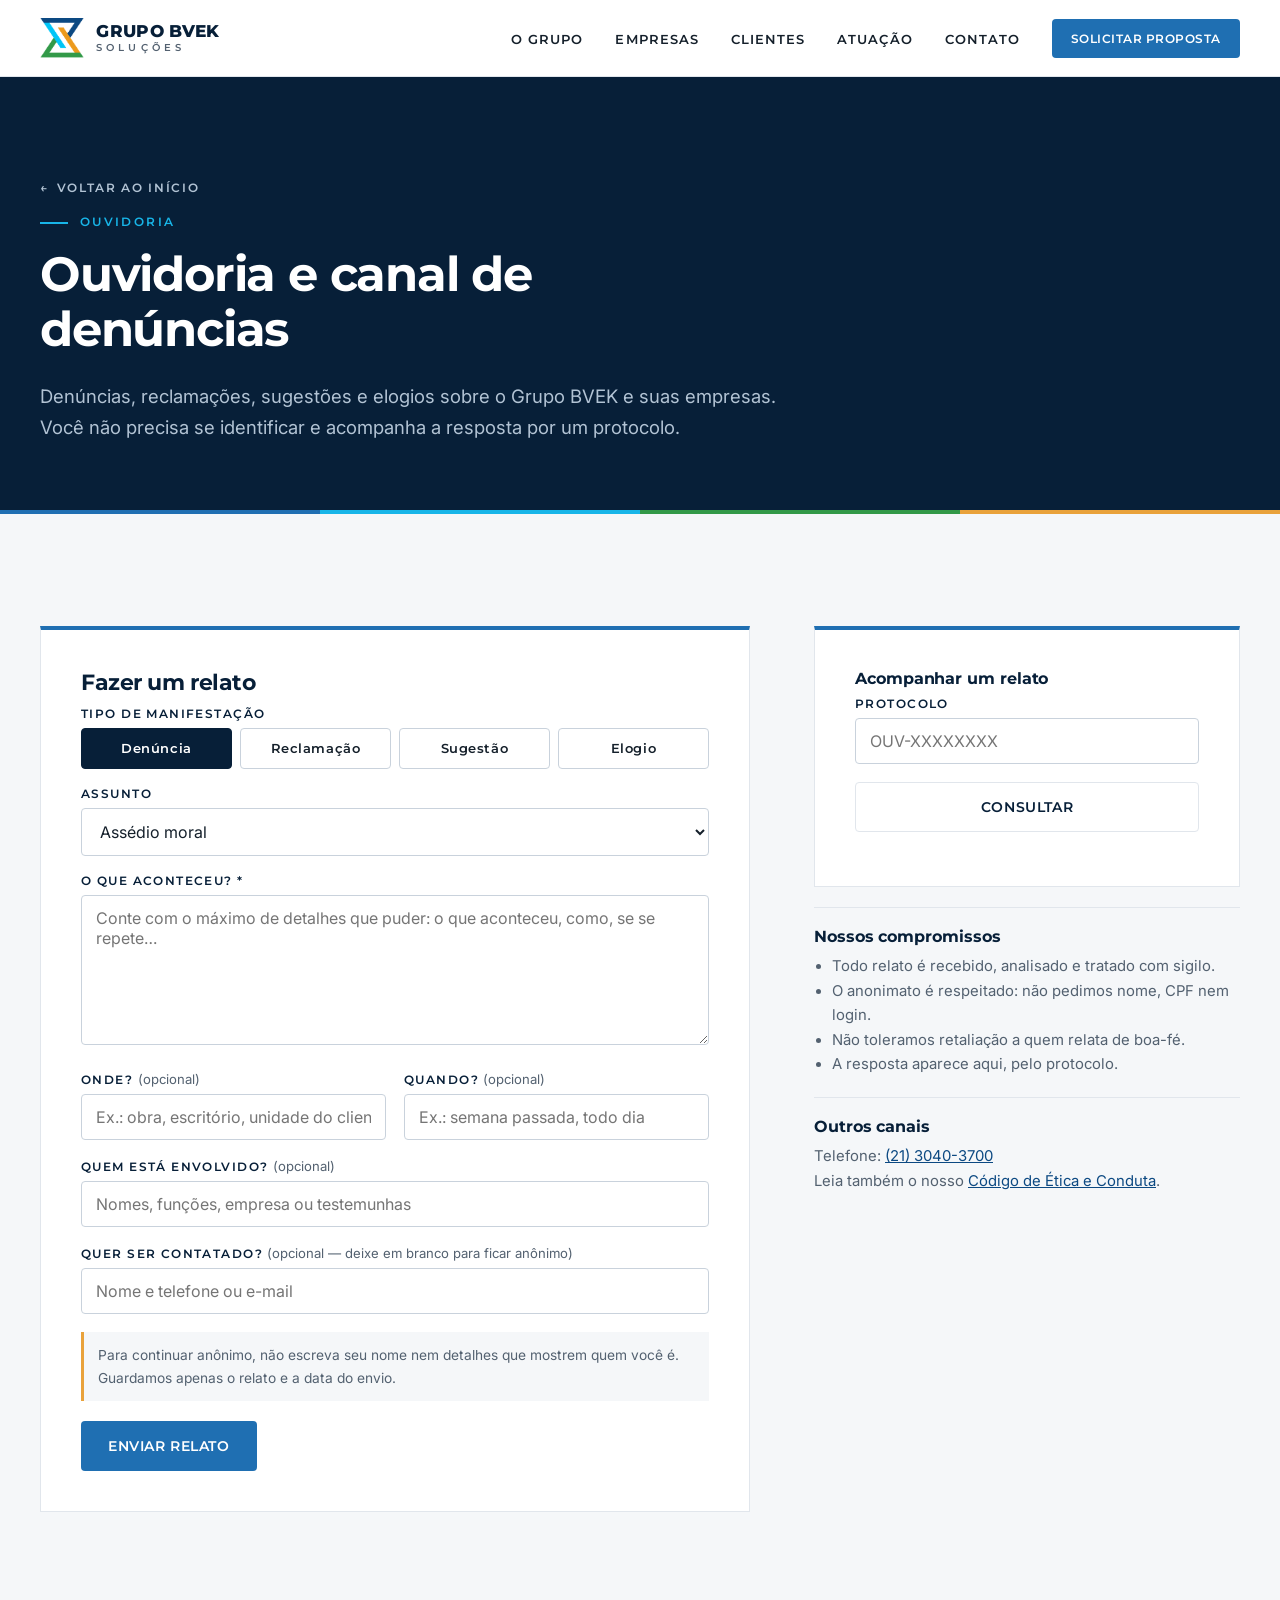
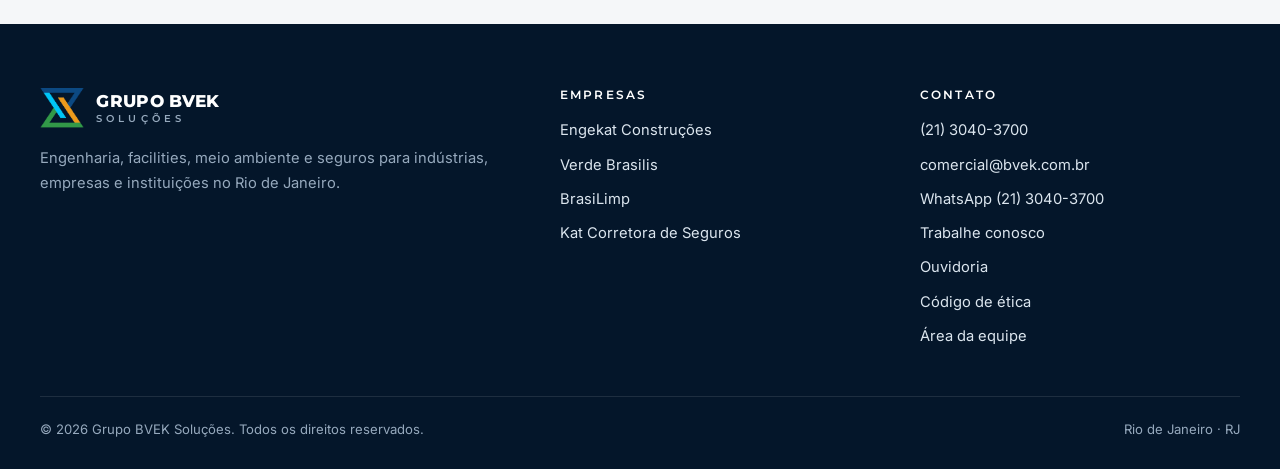
<file: site/ouvidoria.html>
<!doctype html>
<html lang="pt-BR">
<head>
<meta charset="utf-8">
<meta name="viewport" content="width=device-width, initial-scale=1">
<title>Ouvidoria e canal de denúncias — Grupo BVEK</title>
<meta name="description" content="Ouvidoria do Grupo BVEK: denúncias, reclamações, sugestões e elogios, com anonimato e acompanhamento por protocolo.">
<meta name="theme-color" content="#071f38">
<link rel="canonical" href="https://www.bvek.com.br/ouvidoria">
<link rel="icon" href="favicon.ico">
<link rel="apple-touch-icon" href="img/icone.png">
<link rel="preconnect" href="https://fonts.googleapis.com">
<link rel="preconnect" href="https://fonts.gstatic.com" crossorigin>
<link href="https://fonts.googleapis.com/css2?family=Montserrat:wght@500;600;700;800&family=Inter:wght@400;500;600&display=swap" rel="stylesheet">
<link rel="stylesheet" href="css/site.css">
</head>
<body>

<header>
  <div class="wrap topo">
    <a class="marca" href="/" aria-label="Grupo BVEK — início">
      <img src="img/bvk-simbolo.png" alt="" width="46" height="40">
      <span>GRUPO BVEK<small>SOLUÇÕES</small></span>
    </a>
    <button class="menu-btn" aria-label="Abrir menu" aria-expanded="false" aria-controls="menu" onclick="alternarMenu(this)">
      <svg width="28" height="28" viewBox="0 0 24 24" fill="none" stroke="currentColor" stroke-width="2" stroke-linecap="round"><path d="M4 7h16M4 12h16M4 17h16"/></svg>
    </button>
    <nav id="menu">
      <ul>
        <li><a href="/#grupo" onclick="fecharMenu()">O grupo</a></li>
        <li><a href="/#empresas" onclick="fecharMenu()">Empresas</a></li>
        <li><a href="/#clientes" onclick="fecharMenu()">Clientes</a></li>
        <li><a href="/#como" onclick="fecharMenu()">Atuação</a></li>
        <li><a href="/#contato" onclick="fecharMenu()">Contato</a></li>
        <li><a class="btn btn-pri" href="/#contato" onclick="fecharMenu()">Solicitar proposta</a></li>
      </ul>
    </nav>
  </div>
</header>

<main>
  <section class="pg-topo">
    <div class="wrap">
      <a class="voltar" href="/"><span aria-hidden="true">←</span> Voltar ao início</a>
      <span class="rotulo">Ouvidoria</span>
      <h1>Ouvidoria e canal de denúncias</h1>
      <p class="lead">Denúncias, reclamações, sugestões e elogios sobre o Grupo BVEK e suas empresas. Você não precisa se identificar e acompanha a resposta por um protocolo.</p>
    </div>
  </section>

  <section class="secao cinza">
    <div class="wrap ouv">
      <div>
        <div class="form-box" id="ouv-form-box">
          <h2>Fazer um relato</h2>
          <form id="ouv-form" novalidate>
            <div class="campo">
              <label>Tipo de manifestação</label>
              <div class="tipos" role="radiogroup">
                <input type="radio" name="tipo" id="t-den" value="Denúncia" checked><label for="t-den">Denúncia</label>
                <input type="radio" name="tipo" id="t-rec" value="Reclamação"><label for="t-rec">Reclamação</label>
                <input type="radio" name="tipo" id="t-sug" value="Sugestão"><label for="t-sug">Sugestão</label>
                <input type="radio" name="tipo" id="t-elo" value="Elogio"><label for="t-elo">Elogio</label>
              </div>
            </div>
            <div class="campo">
              <label for="o-cat">Assunto</label>
              <select id="o-cat">
                <option>Assédio moral</option><option>Assédio sexual</option><option>Discriminação ou preconceito</option>
                <option>Segurança do trabalho / risco de acidente</option><option>Meio ambiente</option><option>Fraude, desvio ou corrupção</option>
                <option>Conduta de colaborador ou chefia</option><option>Uso indevido de bens da empresa</option><option>Qualidade do serviço prestado</option>
                <option>Atendimento</option><option>Outro</option>
              </select>
            </div>
            <div class="campo">
              <label for="o-desc">O que aconteceu? *</label>
              <textarea id="o-desc" maxlength="8000" placeholder="Conte com o máximo de detalhes que puder: o que aconteceu, como, se se repete…" required></textarea>
            </div>
            <div class="duas">
              <div class="campo"><label for="o-local">Onde? <small>(opcional)</small></label><input type="text" id="o-local" maxlength="300" placeholder="Ex.: obra, escritório, unidade do cliente"></div>
              <div class="campo"><label for="o-quando">Quando? <small>(opcional)</small></label><input type="text" id="o-quando" maxlength="200" placeholder="Ex.: semana passada, todo dia"></div>
            </div>
            <div class="campo"><label for="o-env">Quem está envolvido? <small>(opcional)</small></label><input type="text" id="o-env" maxlength="1000" placeholder="Nomes, funções, empresa ou testemunhas"></div>
            <div class="campo"><label for="o-contato">Quer ser contatado? <small>(opcional — deixe em branco para ficar anônimo)</small></label><input type="text" id="o-contato" maxlength="300" placeholder="Nome e telefone ou e-mail"></div>
            <div class="isca" aria-hidden="true"><label for="o-site">Não preencha</label><input type="text" id="o-site" tabindex="-1" autocomplete="off"></div>
            <p class="aviso">Para continuar anônimo, não escreva seu nome nem detalhes que mostrem quem você é. Guardamos apenas o relato e a data do envio.</p>
            <div class="erro" id="o-erro" role="alert"></div>
            <button class="btn btn-pri" type="submit" id="o-btn">Enviar relato</button>
          </form>
        </div>

        <div class="form-box" id="ouv-ok" style="display:none">
          <h2>Relato recebido</h2>
          <p>Anote ou copie o seu protocolo. Ele é a única forma de acompanhar a resposta: não sabemos quem enviou.</p>
          <div class="prot" id="o-prot"></div>
          <div style="display:flex;gap:12px;flex-wrap:wrap">
            <button class="btn btn-pri" type="button" id="o-copiar">Copiar protocolo</button>
            <button class="btn btn-esc" type="button" id="o-novo">Fazer outro relato</button>
          </div>
        </div>
      </div>

      <aside class="lateral">
        <div class="form-box">
          <h3>Acompanhar um relato</h3>
          <form id="ouv-cons" novalidate>
            <div class="campo"><label for="o-cons">Protocolo</label><input type="text" id="o-cons" placeholder="OUV-XXXXXXXX" style="text-transform:uppercase" autocomplete="off"></div>
            <button class="btn btn-esc" type="submit" style="width:100%">Consultar</button>
          </form>
          <div class="res" id="o-cons-res" aria-live="polite"></div>
        </div>
        <div class="bloco">
          <h3>Nossos compromissos</h3>
          <ul>
            <li>Todo relato é recebido, analisado e tratado com sigilo.</li>
            <li>O anonimato é respeitado: não pedimos nome, CPF nem login.</li>
            <li>Não toleramos retaliação a quem relata de boa-fé.</li>
            <li>A resposta aparece aqui, pelo protocolo.</li>
          </ul>
        </div>
        <div class="bloco">
          <h3>Outros canais</h3>
          <p>Telefone: <a href="tel:+552130403700">(21) 3040-3700</a><br>Leia também o nosso <a href="codigo-de-etica">Código de Ética e Conduta</a>.</p>
        </div>
      </aside>
    </div>
  </section>

<script>
(function(){
  const SUPABASE_KEY='eyJhbGciOiJIUzI1NiIsInR5cCI6IkpXVCJ9.eyJpc3MiOiJzdXBhYmFzZSIsInJlZiI6InNtdXNlbmFzemdrcWtqandibHlpIiwicm9sZSI6ImFub24iLCJpYXQiOjE3ODI0MTIwNTMsImV4cCI6MjA5Nzk4ODA1M30.IU1Z9ddIUpktjHvWqrSZaEWuo4gbmZfrfmYJ_NoXbWs'
  const URL_SB='https://smusenaszgkqkjjwblyi.supabase.co/rest/v1/rpc/';
  const $=id=>document.getElementById(id);
  const esc=s=>String(s==null?'':s).replace(/[&<>"']/g,c=>({'&':'&amp;','<':'&lt;','>':'&gt;','"':'&quot;',"'":'&#39;'}[c]));
  async function rpc(fn,args){
    const r=await fetch(URL_SB+fn,{method:'POST',headers:{'Content-Type':'application/json',apikey:SUPABASE_KEY,Authorization:'Bearer '+SUPABASE_KEY},body:JSON.stringify(args)});
    const t=await r.text();let d=null;try{d=t?JSON.parse(t):null;}catch(e){}
    if(!r.ok)throw new Error((d&&d.message)||'Falha no envio');
    return d;
  }
  const erro=$('o-erro');
  const mostraErro=m=>{erro.textContent=m;erro.style.display='block';};
  document.querySelectorAll('input[name=tipo]').forEach(r=>r.addEventListener('change',()=>{
    const t=document.querySelector('input[name=tipo]:checked').value;
    if(t==='Sugestão'||t==='Elogio'){$('o-cat').value='Outro';}
  }));
  $('ouv-form').addEventListener('submit',async e=>{
    e.preventDefault();erro.style.display='none';
    const desc=$('o-desc').value.trim();
    if(desc.length<10){mostraErro('Conte o que aconteceu (pelo menos algumas palavras).');$('o-desc').focus();return;}
    if($('o-site').value){return;}
    const btn=$('o-btn');btn.disabled=true;btn.textContent='Enviando…';
    try{
      const prot=await rpc('bvek_ouvidoria_enviar',{
        p_tipo:document.querySelector('input[name=tipo]:checked').value,p_categoria:$('o-cat').value,p_descricao:desc,
        p_local:$('o-local').value.trim()||null,p_quando:$('o-quando').value.trim()||null,
        p_envolvidos:$('o-env').value.trim()||null,p_contato:$('o-contato').value.trim()||null});
      if(!prot)throw new Error('Sem protocolo');
      $('ouv-form').reset();$('o-prot').textContent=prot;
      $('ouv-form-box').style.display='none';$('ouv-ok').style.display='';
      $('ouv-ok').scrollIntoView({behavior:'smooth',block:'start'});
    }catch(err){
      mostraErro('Não foi possível enviar agora. Tente de novo em instantes ou ligue (21) 3040-3700.');
      console.error(err);
    }finally{btn.disabled=false;btn.textContent='Enviar relato';}
  });
  $('o-novo').addEventListener('click',()=>{$('ouv-ok').style.display='none';$('ouv-form-box').style.display='';$('o-prot').textContent='';});
  $('o-copiar').addEventListener('click',()=>{const t=$('o-prot').textContent;
    (navigator.clipboard?navigator.clipboard.writeText(t):Promise.reject()).then(()=>{$('o-copiar').textContent='Protocolo copiado';},()=>{window.prompt('Copie o protocolo:',t);});});
  const SIT={nova:'Recebido — aguardando análise',em_analise:'Em análise',concluida:'Concluído',arquivada:'Arquivado'};
  const fmt=d=>d?d.split('-').reverse().join('/'):'';
  $('ouv-cons').addEventListener('submit',async e=>{
    e.preventDefault();const box=$('o-cons-res');const p=$('o-cons').value.trim().toUpperCase();
    if(!/^OUV-[A-Z0-9]{6,}$/.test(p)){box.innerHTML='<p>Digite o protocolo completo (OUV-…).</p>';return;}
    box.innerHTML='<p>Consultando…</p>';
    try{
      const r=await rpc('bvek_ouvidoria_consultar',{p_protocolo:p});const d=Array.isArray(r)?r[0]:r;
      if(!d){box.innerHTML='<p>Protocolo não encontrado. Confira as letras e números.</p>';return;}
      box.innerHTML=`<div class="card-res"><strong>${esc(d.protocolo)}</strong><br>${esc(d.tipo)} · ${esc(d.categoria)}<br>Enviado em ${esc(fmt(d.recebida_em))}<br>Situação: <strong>${esc(SIT[d.situacao]||d.situacao)}</strong>${d.resposta?`<p style="margin:10px 0 0"><strong>Resposta${d.respondida_em?' ('+esc(fmt(d.respondida_em))+')':''}:</strong><br>${esc(d.resposta).replace(/\n/g,'<br>')}</p>`:''}</div>`;
    }catch(err){box.innerHTML='<p>Não foi possível consultar agora. Tente de novo em instantes.</p>';console.error(err);}
  });
})();
</script>

</main>

<footer>
  <div class="wrap">
    <div class="grade-rod">
      <div>
        <div class="marca-rod">
          <img src="img/bvk-simbolo.png" alt="" width="46" height="40">
          <span>GRUPO BVEK<small>SOLUÇÕES</small></span>
        </div>
        <p>Engenharia, facilities, meio ambiente e seguros para indústrias, empresas e instituições no Rio de Janeiro.</p>
      </div>
      <div>
        <h4>Empresas</h4>
        <ul>
          <li><a href="https://www.engekat.com.br" target="_blank" rel="noopener">Engekat Construções</a></li>
          <li><a href="https://www.verdebrasilis.com.br" target="_blank" rel="noopener">Verde Brasilis</a></li>
          <li><a href="https://www.brasilimp.com.br" target="_blank" rel="noopener">BrasiLimp</a></li>
          <li><a href="https://www.katseguros.com.br" target="_blank" rel="noopener">Kat Corretora de Seguros</a></li>
        </ul>
      </div>
      <div>
        <h4>Contato</h4>
        <ul>
          <li><a href="tel:+552130403700">(21) 3040-3700</a></li>
          <li><a href="mailto:comercial@bvek.com.br">comercial@bvek.com.br</a></li>
          <li><a href="https://wa.me/552130403700" target="_blank" rel="noopener">WhatsApp (21) 3040-3700</a></li>
          <li><a href="/#trabalhe-conosco">Trabalhe conosco</a></li>
          <li><a href="ouvidoria">Ouvidoria</a></li>
          <li><a href="codigo-de-etica">Código de ética</a></li>
          <li><a href="https://grupo-bvek.vercel.app" rel="nofollow">Área da equipe</a></li>
        </ul>
      </div>
    </div>
    <div class="base">
      <span>© <span id="ano">2026</span> Grupo BVEK Soluções. Todos os direitos reservados.</span>
      <span>Rio de Janeiro · RJ</span>
    </div>
  </div>
</footer>

<script>
function alternarMenu(b){const n=document.getElementById('menu');const a=n.classList.toggle('aberto');b.setAttribute('aria-expanded',a);}
function fecharMenu(){document.getElementById('menu').classList.remove('aberto');document.querySelector('.menu-btn').setAttribute('aria-expanded','false');}
document.getElementById('ano').textContent=new Date().getFullYear();
</script>
</body>
</html>
</file>
<file: site/css/site.css>
:root{
  --navy:#071f38;--navy2:#0b2d4f;--azul:#0C4982;--azul2:#1f6fb2;--verde:#329948;--laranja:#E9A23B;--ciano:#18B5E8;
  --ek:#2E6DB4;--vb:#03450A;--vb2:#E9792A;--bl:#0B4A76;--bl2:#2FA3DA;--ks:#1f6fb2;--ks2:#133e60;
  --texto:#15202b;--texto2:#536170;--fundo2:#f5f7f9;--borda:#e1e6ec;--raio:4px;
}
*{box-sizing:border-box}
html{scroll-behavior:smooth;scroll-padding-top:80px}
body{margin:0;font-family:Inter,system-ui,-apple-system,"Segoe UI",Roboto,Arial,sans-serif;color:var(--texto);background:#fff;line-height:1.65;font-size:16px;-webkit-font-smoothing:antialiased}
img{max-width:100%;height:auto;display:block}
a{color:var(--azul)}
h1,h2,h3{font-family:Montserrat,Inter,sans-serif;line-height:1.15;margin:0 0 .5em;color:var(--navy)}
h1{font-size:clamp(2.1rem,4.6vw,3.5rem);font-weight:700;letter-spacing:-.025em}
h2{font-size:clamp(1.65rem,3.2vw,2.4rem);font-weight:700;letter-spacing:-.02em}
h3{font-size:1.12rem;font-weight:700;letter-spacing:-.005em}
p{margin:0 0 1em}
.wrap{width:min(1200px,100% - 40px);margin-inline:auto}
.rotulo{display:flex;align-items:center;gap:12px;font:600 .74rem/1 Montserrat,sans-serif;letter-spacing:.2em;text-transform:uppercase;color:var(--azul2);margin-bottom:18px}
.rotulo::before{content:"";width:28px;height:2px;background:currentColor}
.secao{padding:clamp(64px,9vw,112px) 0}
.secao.cinza{background:var(--fundo2)}
.lead{font-size:clamp(1.04rem,1.6vw,1.16rem);color:var(--texto2);max-width:64ch}
.btn{display:inline-flex;align-items:center;justify-content:center;gap:10px;padding:15px 26px;border-radius:var(--raio);font:600 .9rem Montserrat,sans-serif;letter-spacing:.04em;text-transform:uppercase;text-decoration:none;transition:background .15s,color .15s,border-color .15s;border:1px solid transparent}
.btn svg{width:18px;height:18px}
.btn-pri{background:var(--azul2);color:#fff}
.btn-pri:hover{background:var(--azul)}
.btn-cla{background:transparent;color:#fff;border-color:rgba(255,255,255,.35)}
.btn-cla:hover{border-color:#fff}
.btn-esc{background:transparent;color:var(--navy);border-color:var(--borda)}
.btn-esc:hover{border-color:var(--navy)}

/* topo */
header{position:sticky;top:0;z-index:20;background:#fff;border-bottom:1px solid var(--borda)}
.topo{display:flex;align-items:center;justify-content:space-between;height:76px}
.marca{display:flex;align-items:center;gap:12px;text-decoration:none}
.marca img{height:40px;width:auto}
.marca span{font:800 1.06rem/1.05 Montserrat,sans-serif;color:var(--navy);letter-spacing:.02em}
.marca small{display:block;font-weight:600;font-size:.6rem;letter-spacing:.42em;color:var(--texto2);margin-top:3px}
nav ul{list-style:none;margin:0;padding:0;display:flex;gap:32px;align-items:center}
nav a{text-decoration:none;color:var(--texto);font:600 .82rem Montserrat,sans-serif;letter-spacing:.08em;text-transform:uppercase}
nav a:hover{color:var(--azul2)}
nav .btn{padding:11px 18px;color:#fff;font-size:.78rem}
.menu-btn{display:none;background:none;border:0;padding:8px;cursor:pointer;color:var(--navy)}
@media (max-width:920px){
  .menu-btn{display:block}
  nav{position:absolute;top:76px;left:0;right:0;background:#fff;border-bottom:1px solid var(--borda);display:none}
  nav.aberto{display:block}
  nav ul{flex-direction:column;align-items:stretch;gap:0;padding:8px 20px 20px}
  nav li a{display:block;padding:14px 4px;border-bottom:1px solid var(--fundo2)}
  nav .btn{margin-top:12px}
}

/* hero */
.hero{position:relative;overflow:hidden;background:var(--navy);color:#fff}
.hero::before{content:"";position:absolute;inset:0;background:
  linear-gradient(115deg,rgba(7,31,56,1) 0%,rgba(7,31,56,.96) 48%,rgba(11,45,79,.85) 100%),
  repeating-linear-gradient(60deg,transparent 0 46px,rgba(255,255,255,.035) 46px 47px),
  repeating-linear-gradient(-60deg,transparent 0 46px,rgba(255,255,255,.035) 46px 47px)}
.hero::after{content:"";position:absolute;left:0;right:0;bottom:0;height:4px;background:linear-gradient(90deg,var(--azul2) 0 25%,var(--ciano) 25% 50%,var(--verde) 50% 75%,var(--laranja) 75% 100%)}
.hero .wrap{position:relative;padding:clamp(72px,11vw,136px) 0 0}
.hero .rotulo{color:var(--ciano)}
.hero-simbolo{position:absolute;right:0;top:clamp(72px,11vw,136px);width:min(34vw,420px);opacity:.92;pointer-events:none}
@media (max-width:980px){.hero-simbolo{display:none}}
.hero h1{color:#fff;max-width:18ch}
.hero .lead{color:#b9c8d8;max-width:58ch}
.hero .acoes{display:flex;gap:14px;flex-wrap:wrap;margin-top:34px}
.numeros{display:grid;grid-template-columns:repeat(4,1fr);margin-top:clamp(56px,8vw,96px);border-top:1px solid rgba(255,255,255,.14)}
.numero{padding:30px 28px 38px 0;border-right:1px solid rgba(255,255,255,.14)}
.numero+.numero{padding-left:28px}
.numero:last-child{border-right:0}
.numero strong{display:block;font:700 clamp(1.8rem,3.2vw,2.5rem)/1 Montserrat,sans-serif;color:#fff;letter-spacing:-.02em;margin-bottom:10px}
.numero span{font-size:.9rem;color:#9fb2c6;line-height:1.45;display:block}
@media (max-width:860px){.numeros{grid-template-columns:repeat(2,1fr)}.numero{padding:24px 16px 26px 0!important}.numero:nth-child(2){border-right:0}.numero:nth-child(n+3){border-top:1px solid rgba(255,255,255,.14)}.numero:nth-child(even){padding-left:16px!important}}

/* clientes */
.clientes{padding:clamp(56px,7vw,80px) 0;border-bottom:1px solid var(--borda)}
.clientes .cab{display:flex;justify-content:space-between;align-items:flex-end;gap:24px;flex-wrap:wrap;margin-bottom:32px}
.clientes .cab p{margin:0;color:var(--texto2);max-width:52ch}
.clientes h2{font-size:clamp(1.35rem,2.4vw,1.75rem);margin:0}
.parede{display:grid;grid-template-columns:repeat(6,1fr);border-top:1px solid var(--borda);border-left:1px solid var(--borda)}
.parede span{display:flex;align-items:center;justify-content:center;text-align:center;min-height:92px;padding:14px 10px;border-right:1px solid var(--borda);border-bottom:1px solid var(--borda);font:700 .9rem/1.25 Montserrat,sans-serif;letter-spacing:.08em;text-transform:uppercase;color:#6b7886;transition:color .15s,background .15s}
.parede span:hover{color:var(--navy);background:var(--fundo2)}
@media (max-width:980px){.parede{grid-template-columns:repeat(4,1fr)}}
@media (max-width:620px){.parede{grid-template-columns:repeat(3,1fr)}.parede span{min-height:64px;font-size:.68rem;letter-spacing:.04em;padding:10px 4px}}

/* grades */
.grade{display:grid;gap:24px}
.g4{grid-template-columns:repeat(4,1fr)}
.g3{grid-template-columns:repeat(3,1fr)}
.g2{grid-template-columns:repeat(2,1fr)}
@media (max-width:980px){.g4,.g3{grid-template-columns:repeat(2,1fr)}.g2{grid-template-columns:1fr}}
@media (max-width:580px){.g4,.g3{grid-template-columns:1fr}}
.titulo-secao{max-width:760px;margin-bottom:52px}

/* o grupo */
.dupla{display:grid;grid-template-columns:1fr 1fr;gap:clamp(32px,6vw,80px);align-items:start;margin-bottom:64px}
.dupla .lead{max-width:none}
@media (max-width:860px){.dupla{grid-template-columns:1fr}}
.pilar{padding:30px 0 0;border-top:2px solid var(--navy)}
.pilar .icone{width:40px;height:40px;color:var(--azul2);margin-bottom:18px}
.pilar .icone svg{width:32px;height:32px}
.pilar p{color:var(--texto2);margin:0;font-size:.95rem}

/* empresas */
.empresa{display:flex;flex-direction:column;background:#fff;border:1px solid var(--borda);border-top:4px solid var(--c1)}
.empresa .logo{height:150px;display:flex;align-items:center;justify-content:center;border-bottom:1px solid var(--borda);padding:22px}
.empresa a.logo{transition:background .15s}.empresa a.logo:hover{background:var(--fundo2)}
.empresa .logo img{max-height:100%;max-width:220px;width:auto;object-fit:contain}
.empresa .corpo{padding:28px 30px 30px;display:flex;flex-direction:column;flex:1}
.empresa .area{font:600 .72rem Montserrat,sans-serif;letter-spacing:.18em;text-transform:uppercase;margin-bottom:10px;color:var(--c1)}
.empresa h3{font-size:1.3rem}
.empresa p{color:var(--texto2);font-size:.96rem}
.empresa ul{list-style:none;padding:0;margin:4px 0 26px;display:grid;grid-template-columns:1fr 1fr;gap:8px 18px}
.empresa li{font-size:.88rem;color:var(--texto);padding-left:16px;position:relative}
.empresa li::before{content:"";position:absolute;left:0;top:.62em;width:7px;height:2px;background:var(--c1)}
@media (max-width:480px){.empresa ul{grid-template-columns:1fr}}
.empresa .link{margin-top:auto;padding-top:18px;border-top:1px solid var(--borda);font:600 .82rem Montserrat,sans-serif;letter-spacing:.06em;text-transform:uppercase;text-decoration:none;color:var(--navy);display:flex;justify-content:space-between;align-items:center}
.empresa .link:hover{color:var(--c1)}
.ek{--c1:var(--ek)}.vb{--c1:var(--vb)}.bl{--c1:var(--bl2)}.ks{--c1:var(--ks)}

/* segmentos */
.segmento{background:#fff;border:1px solid var(--borda);padding:28px}
.segmento .icone{width:44px;height:44px;display:grid;place-items:center;background:var(--fundo2);color:var(--navy);margin-bottom:18px}
.segmento .icone svg{width:24px;height:24px}
.segmento h3{font-size:1.02rem;margin-bottom:6px}
.segmento p{color:var(--texto2);margin:0;font-size:.9rem}

/* como trabalhamos */
.passos{display:grid;grid-template-columns:repeat(4,1fr);column-gap:40px;row-gap:8px;border-top:1px solid var(--borda)}
@media (max-width:980px){.passos{grid-template-columns:repeat(2,1fr)}}
@media (max-width:580px){.passos{grid-template-columns:1fr}}
.passo{padding:30px 0 10px}
.passo .n{font:700 .8rem Montserrat,sans-serif;letter-spacing:.18em;color:var(--azul2);display:block;margin-bottom:14px}
.passo p{color:var(--texto2);margin:0;font-size:.94rem;text-align:justify;hyphens:auto;-webkit-hyphens:auto}

/* conformidade */
.conformidade{background:var(--navy);color:#c3d1df}
.conformidade h2,.conformidade h3{color:#fff}
.conformidade .rotulo{color:var(--ciano)}
.conformidade .lead{color:#a9bccf}
.item-conf{border-top:1px solid rgba(255,255,255,.16);padding-top:26px}
.item-conf .icone{color:var(--ciano);margin-bottom:16px}
.item-conf .icone svg{width:30px;height:30px}
.item-conf p{margin:0;font-size:.94rem;color:#a9bccf}
/* canais */
.canal{display:flex;flex-direction:column;background:#fff;border:1px solid var(--borda);border-top:4px solid var(--azul2);padding:32px 34px}
.canal .icone{color:var(--azul2);margin-bottom:16px}.canal .icone svg{width:30px;height:30px}
.canal p{color:var(--texto2);font-size:.96rem}
.canal .link{margin-top:auto;padding-top:18px;border-top:1px solid var(--borda);font:600 .82rem Montserrat,sans-serif;letter-spacing:.06em;text-decoration:none;color:var(--navy);display:flex;justify-content:space-between;align-items:center}
.canal .link:hover{color:var(--azul2)}
.registros{display:flex;flex-wrap:wrap;gap:10px;margin-top:14px}
.registros span{border:1px solid rgba(255,255,255,.22);padding:6px 12px;font:600 .74rem Montserrat,sans-serif;letter-spacing:.12em;color:#fff}

/* contato */
.contato{display:grid;grid-template-columns:1.1fr .9fr;gap:clamp(32px,6vw,72px);align-items:start}
@media (max-width:860px){.contato{grid-template-columns:1fr}}
.contato .linha{display:flex;gap:18px;align-items:flex-start;padding:20px 0;border-bottom:1px solid var(--borda)}
.contato .linha .icone{flex:none;width:40px;height:40px;display:grid;place-items:center;border:1px solid var(--borda);color:var(--azul2);background:#fff}
.contato .linha .icone svg{width:20px;height:20px}
.contato .linha strong{display:block;font:600 .72rem Montserrat,sans-serif;letter-spacing:.16em;text-transform:uppercase;color:var(--texto2);margin-bottom:2px}
.contato .linha a{font-weight:600;font-size:1.06rem;text-decoration:none;color:var(--navy)}
.contato .linha a:hover{color:var(--azul2)}
.cta{background:var(--navy);color:#fff;padding:40px 36px;border-top:4px solid var(--azul2)}
.cta h3{color:#fff;font-size:1.45rem}
.cta p{color:#b2c3d4}
.cta .btns{display:grid;gap:12px;margin-top:26px}
.cta .btn-pri{width:100%}
.cta .btn-cla{width:100%}

/* rodapé */
footer{background:#04162a;color:#96a9bd;padding:64px 0 28px;font-size:.92rem}
footer .grade-rod{display:grid;grid-template-columns:1.5fr 1fr 1fr;gap:40px}
@media (max-width:760px){footer .grade-rod{grid-template-columns:1fr}}
footer h4{color:#fff;font:600 .74rem Montserrat,sans-serif;letter-spacing:.18em;text-transform:uppercase;margin:0 0 16px}
footer a{color:#dbe5ee;text-decoration:none}
footer a:hover{color:#fff;text-decoration:underline}
footer ul{list-style:none;padding:0;margin:0;display:grid;gap:10px}
footer .base{border-top:1px solid rgba(255,255,255,.1);margin-top:48px;padding-top:22px;display:flex;justify-content:space-between;gap:12px;flex-wrap:wrap;font-size:.82rem}
.marca-rod{display:flex;align-items:center;gap:12px;margin-bottom:18px}
.marca-rod img{height:40px;width:auto}
.marca-rod span{font:800 1.06rem/1.05 Montserrat,sans-serif;color:#fff;letter-spacing:.02em}
.marca-rod small{display:block;font-weight:600;font-size:.6rem;letter-spacing:.42em;color:#96a9bd;margin-top:3px}

/* páginas internas (ouvidoria, código de ética) */
.pg-topo{background:var(--navy);color:#fff;padding:clamp(56px,8vw,96px) 0 clamp(44px,6vw,72px);position:relative}
.pg-topo::after{content:"";position:absolute;left:0;right:0;bottom:0;height:4px;background:linear-gradient(90deg,var(--azul2) 0 25%,var(--ciano) 25% 50%,var(--verde) 50% 75%,var(--laranja) 75% 100%)}
.pg-topo h1{color:#fff;font-size:clamp(1.9rem,4vw,3rem);max-width:22ch}
.pg-topo .rotulo{color:var(--ciano)}
.pg-topo .lead{color:#b2c3d4;margin:0}
.pg-topo .meta{margin-top:18px;font:600 .74rem Montserrat,sans-serif;letter-spacing:.14em;text-transform:uppercase;color:#7f95ab}
.voltar{display:inline-flex;gap:8px;align-items:center;margin-bottom:22px;color:#b2c3d4;text-decoration:none;font:600 .74rem Montserrat,sans-serif;letter-spacing:.14em;text-transform:uppercase}
.voltar:hover{color:#fff}

/* código de ética */
.doc{display:grid;grid-template-columns:260px 1fr;gap:clamp(32px,5vw,72px);align-items:start}
@media (max-width:900px){.doc{grid-template-columns:1fr}.doc .sumario{position:static}}
.sumario{position:sticky;top:100px;border-top:4px solid var(--azul2);background:var(--fundo2);padding:22px 22px 18px}
.sumario h2{font-size:.74rem;letter-spacing:.18em;text-transform:uppercase;margin-bottom:12px}
.sumario ol{list-style:none;margin:0;padding:0;display:grid;gap:2px}
.sumario a{display:block;padding:6px 0;font-size:.86rem;color:var(--texto2);text-decoration:none;line-height:1.35}
.sumario a:hover{color:var(--azul2)}
.texto{max-width:76ch}
.texto section{scroll-margin-top:96px;padding-bottom:36px;margin-bottom:36px;border-bottom:1px solid var(--borda)}
.texto section:last-child{border-bottom:0}
.texto h2{font-size:clamp(1.3rem,2.2vw,1.65rem);display:flex;gap:14px;align-items:baseline}
.texto h2 .n{font:700 .9rem Montserrat,sans-serif;color:var(--azul2);letter-spacing:.06em;flex:none}
.texto h3{font-size:1.04rem;margin:28px 0 10px;color:var(--navy)}
.texto h4{font:700 .8rem Montserrat,sans-serif;letter-spacing:.12em;text-transform:uppercase;color:var(--azul2);margin:24px 0 8px}
.texto p,.texto li{color:#2f3d4a}
.texto ol,.texto ul{padding-left:1.3em;margin:0 0 1em}
.texto li{margin-bottom:6px}
.texto ol.alfa{list-style:lower-alpha}
.texto .assina{font:600 .82rem Montserrat,sans-serif;letter-spacing:.08em;color:var(--texto2);text-transform:uppercase}
.texto .valores{display:grid;grid-template-columns:1fr 1fr;gap:16px;margin:18px 0}
@media (max-width:620px){.texto .valores{grid-template-columns:1fr}}
.texto .valores div{border:1px solid var(--borda);border-top:3px solid var(--azul2);padding:16px 18px}
.texto .valores h4{margin:0 0 6px}
.texto .valores p{margin:0;font-size:.94rem}
.destaque{background:var(--fundo2);border-left:4px solid var(--azul2);padding:18px 22px;margin:18px 0}
.destaque p:last-child{margin:0}

/* ouvidoria */
.ouv{display:grid;grid-template-columns:1.25fr .75fr;gap:clamp(28px,5vw,64px);align-items:start}
@media (max-width:900px){.ouv{grid-template-columns:1fr}}
.form-box{background:#fff;border:1px solid var(--borda);border-top:4px solid var(--azul2);padding:clamp(24px,4vw,40px)}
.form-box h2{font-size:1.4rem}
.campo{margin-bottom:18px}
.campo label{display:block;font:600 .74rem Montserrat,sans-serif;letter-spacing:.12em;text-transform:uppercase;color:var(--navy);margin-bottom:7px}
.campo label small{text-transform:none;letter-spacing:0;font:400 .82rem Inter,sans-serif;color:var(--texto2)}
.campo input,.campo select,.campo textarea{width:100%;font:400 1rem Inter,sans-serif;color:var(--texto);border:1px solid #c9d2dc;border-radius:var(--raio);padding:12px 14px;background:#fff}
.campo textarea{resize:vertical;min-height:150px}
.campo input:focus,.campo select:focus,.campo textarea:focus{outline:2px solid var(--azul2);outline-offset:0;border-color:var(--azul2)}
.duas{display:grid;grid-template-columns:1fr 1fr;gap:0 18px}
@media (max-width:620px){.duas{grid-template-columns:1fr}}
.tipos{display:grid;grid-template-columns:repeat(4,1fr);gap:8px;position:relative}
@media (max-width:620px){.tipos{grid-template-columns:1fr 1fr}}
.tipos input{position:absolute;left:0;top:0;width:1px;height:1px;opacity:0;pointer-events:none}
.tipos label{margin:0;display:block;text-align:center;border:1px solid #c9d2dc;border-radius:var(--raio);padding:12px 6px;cursor:pointer;font:600 .8rem Montserrat,sans-serif;letter-spacing:.04em;text-transform:none;color:var(--texto)}
.tipos input:checked+label{background:var(--navy);border-color:var(--navy);color:#fff}
.tipos input:focus-visible+label{outline:2px solid var(--azul2)}
.aviso{font-size:.86rem;color:var(--texto2);background:var(--fundo2);padding:12px 14px;border-left:3px solid var(--laranja);margin:4px 0 20px}
.erro{display:none;background:#fdecea;color:#a12622;padding:12px 14px;margin-bottom:16px;font-size:.92rem}
.isca{position:absolute;left:-9999px;width:1px;height:1px;overflow:hidden}
button.btn{cursor:pointer;font-family:Montserrat,sans-serif}
button.btn:disabled{opacity:.6;cursor:wait}
.prot{font:700 clamp(1.5rem,4vw,2rem) Montserrat,sans-serif;letter-spacing:.08em;color:var(--navy);background:var(--fundo2);border:1px dashed var(--azul2);padding:18px;text-align:center;margin:16px 0}
.lateral{display:grid;gap:20px}
.lateral .bloco{border-top:1px solid var(--borda);padding-top:20px}
.lateral h3{font-size:1rem}
.lateral p,.lateral li{font-size:.93rem;color:var(--texto2)}
.lateral ul{padding-left:1.1em;margin:0}
.res{margin-top:14px;font-size:.94rem}
.res .card-res{border:1px solid var(--borda);border-left:4px solid var(--azul2);padding:14px 16px}
</file>
